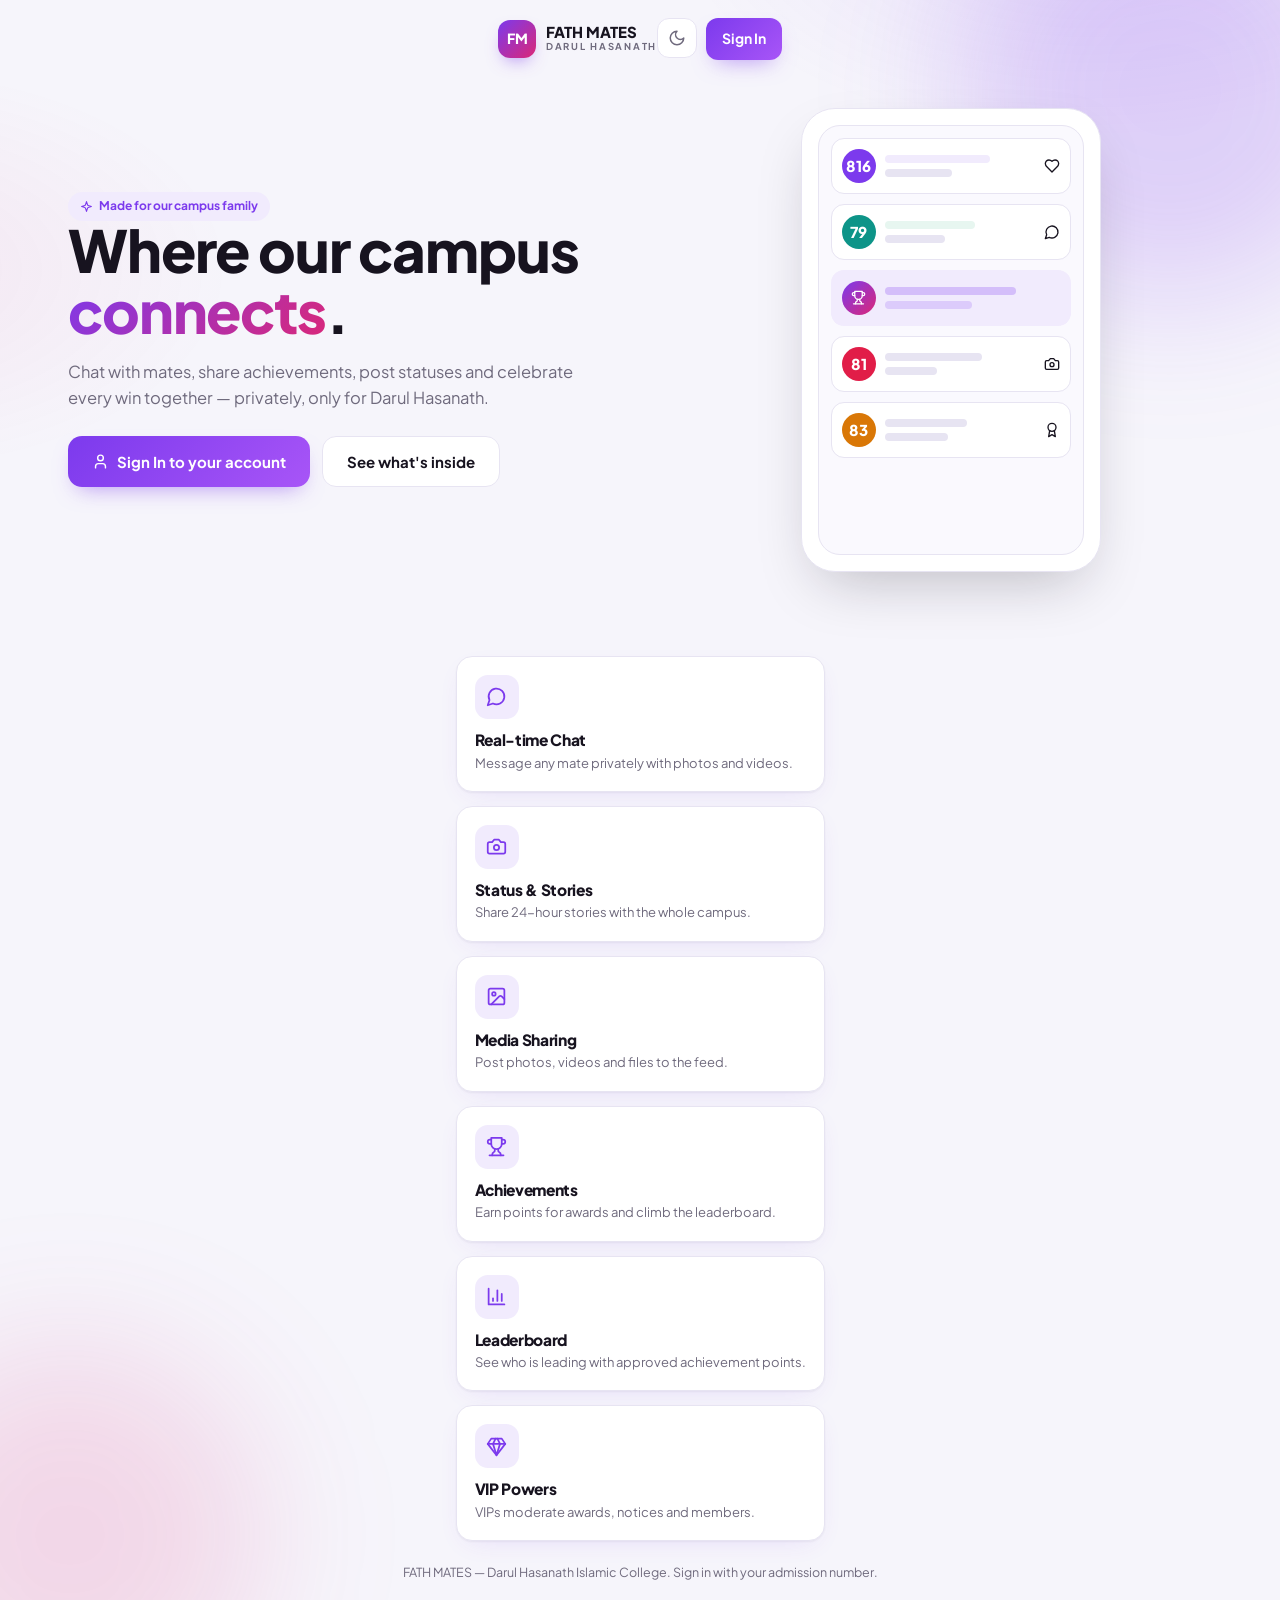
<file: index.html>
<!doctype html>
<html lang="en">
<head>
<meta charset="utf-8">
<meta name="viewport" content="width=device-width,initial-scale=1,viewport-fit=cover">
<title>FATH MATES — Darul Hasanath Islamic College</title>
<link rel="preconnect" href="https://fonts.googleapis.com">
<link href="https://fonts.googleapis.com/css2?family=Plus+Jakarta+Sans:wght@400;500;600;700;800&display=swap" rel="stylesheet">
<style>
/* ═══════════ Tokens ═══════════ */
:root{
  --bg:#f6f5fb; --card:#ffffff; --card2:#faf9fe; --text:#17131f; --muted:#6f6a7d;
  --border:#e7e4f2; --primary:#7c3aed; --primary-soft:#f1ebfd; --primary-2:#a855f7;
  --grad:linear-gradient(135deg,#7c3aed,#db2777); --grad2:linear-gradient(135deg,#7c3aed,#a855f7);
  --red:#e11d48; --red-soft:#fde8ee; --green:#059669; --green-soft:#e7f6f0;
  --amber:#d97706; --amber-soft:#fdf3e3; --sky:#0284c7; --sky-soft:#e6f4fb;
  --shadow:0 1px 2px rgba(23,19,31,.05),0 8px 28px -12px rgba(124,58,237,.16);
  --shadow-lg:0 24px 60px -20px rgba(23,19,31,.28);
  --r:16px; --r-sm:12px;
}
.dark{
  --bg:#0f0b1a; --card:#171226; --card2:#1d1730; --text:#f3f0fa; --muted:#a79fbf;
  --border:#2a2242; --primary:#a78bfa; --primary-soft:#251d40; --primary-2:#c084fc;
  --red:#fb7185; --red-soft:#3b1a26; --green:#34d399; --green-soft:#12301f;
  --amber:#fbbf24; --amber-soft:#33260f; --sky:#38bdf8; --sky-soft:#0c2735;
  --shadow:0 1px 2px rgba(0,0,0,.4),0 10px 30px -12px rgba(0,0,0,.55);
}
*{margin:0;padding:0;box-sizing:border-box}
html{-webkit-text-size-adjust:100%}
body{font-family:'Plus Jakarta Sans',ui-sans-serif,system-ui,-apple-system,'Segoe UI',Roboto,sans-serif;
  background:var(--bg);color:var(--text);font-size:15px;line-height:1.55;min-height:100vh}
body::before{content:"";position:fixed;inset:0;z-index:-1;pointer-events:none;
  background:radial-gradient(700px 380px at 85% -10%,rgba(124,58,237,.10),transparent 60%),
             radial-gradient(600px 340px at -10% 30%,rgba(219,39,119,.07),transparent 60%)}
.dark body::before{background:radial-gradient(700px 380px at 85% -10%,rgba(124,58,237,.16),transparent 60%),
  radial-gradient(600px 340px at -10% 30%,rgba(219,39,119,.10),transparent 60%)}
a{color:inherit;text-decoration:none}
button{font:inherit;color:inherit;background:none;border:0;cursor:pointer}
input,select,textarea{font:inherit;color:inherit}
img,video{max-width:100%;display:block}
.ic{flex:none;vertical-align:-2px}
::selection{background:rgba(124,58,237,.25)}
::-webkit-scrollbar{width:9px;height:9px}
::-webkit-scrollbar-thumb{background:rgba(124,58,237,.28);border-radius:99px}
::-webkit-scrollbar-track{background:transparent}
h1,h2,h3{font-weight:800;letter-spacing:-.02em;line-height:1.15}

/* ═══════════ Layout ═══════════ */
.wrap{max-width:1180px;margin:0 auto;padding:0 18px}
.main{padding:24px 0 96px}
@media(min-width:900px){.main{padding:28px 0 60px}}

/* ═══════════ Buttons / inputs / cards ═══════════ */
.btn{display:inline-flex;align-items:center;justify-content:center;gap:8px;font-weight:700;font-size:14px;
  padding:10px 16px;border-radius:var(--r-sm);border:1px solid var(--border);background:var(--card);
  transition:transform .18s cubic-bezier(.34,1.56,.64,1),box-shadow .18s,background .18s,opacity .18s;white-space:nowrap}
.btn:hover{transform:translateY(-1px);box-shadow:var(--shadow)}
.btn:active{transform:scale(.97)}
.btn-primary{background:var(--grad2);border:0;color:#fff;box-shadow:0 10px 22px -10px rgba(124,58,237,.55)}
.btn-danger{background:var(--red-soft);border-color:transparent;color:var(--red)}
.btn-ghost{background:transparent;border-color:transparent;color:var(--muted)}
.btn-ghost:hover{background:var(--card);color:var(--text)}
.btn-block{width:100%}
.btn[disabled]{opacity:.55;pointer-events:none}
.btn-icon{padding:9px;border-radius:12px}
.input,select.input,textarea.input{width:100%;background:var(--card);border:1.5px solid var(--border);
  border-radius:var(--r-sm);padding:11px 13px;font-size:14.5px;outline:none;transition:border .15s,box-shadow .15s}
.input:focus{border-color:var(--primary);box-shadow:0 0 0 4px rgba(124,58,237,.13)}
textarea.input{resize:vertical;min-height:80px}
label.lbl{display:block;font-size:12px;font-weight:700;color:var(--muted);text-transform:uppercase;
  letter-spacing:.06em;margin:0 0 6px 2px}
.card{background:var(--card);border:1px solid var(--border);border-radius:var(--r);box-shadow:var(--shadow)}
.pad{padding:18px}
.chip{display:inline-flex;align-items:center;gap:6px;padding:4px 11px;border-radius:99px;font-size:12px;
  font-weight:700;border:1px solid var(--border);background:var(--card2)}
.chip.on{background:var(--primary-soft);border-color:transparent;color:var(--primary)}
.badge{display:inline-flex;align-items:center;gap:5px;padding:3px 10px;border-radius:99px;font-size:11px;font-weight:800;letter-spacing:.02em}
.b-vip{background:linear-gradient(135deg,#f59e0b,#ef4444);color:#fff}
.b-admin{background:var(--grad2);color:#fff}
.b-pending{background:var(--amber-soft);color:var(--amber)}
.b-approved{background:var(--green-soft);color:var(--green)}
.b-rejected{background:var(--red-soft);color:var(--red)}
.b-off{background:var(--red-soft);color:var(--red)}
.b-muted{background:var(--card2);color:var(--muted);border:1px solid var(--border)}
.muted{color:var(--muted)}
.small{font-size:12.5px}
.mono{font-variant-numeric:tabular-nums}

/* ═══════════ Avatar ═══════════ */
.av{position:relative;display:inline-flex;align-items:center;justify-content:center;border-radius:50%;
  color:#fff;font-weight:800;overflow:hidden;flex:none;user-select:none}
.av img{width:100%;height:100%;object-fit:cover}
.av .dot{position:absolute;right:0;bottom:0;width:26%;height:26%;min-width:9px;min-height:9px;
  background:#10b981;border:2px solid var(--card);border-radius:50%}

/* ═══════════ Top navbar ═══════════ */
.top{position:sticky;top:0;z-index:60;background:color-mix(in srgb,var(--bg) 82%,transparent);
  backdrop-filter:blur(14px);border-bottom:1px solid var(--border)}
.top-in{display:flex;align-items:center;gap:14px;height:62px}
.brand{display:flex;align-items:center;gap:10px;font-weight:800;cursor:pointer}
.brand .fm{width:38px;height:38px;border-radius:12px;background:var(--grad);color:#fff;display:flex;
  align-items:center;justify-content:center;font-weight:800;font-size:14px;box-shadow:0 8px 18px -8px rgba(124,58,237,.7)}
.brand .t1{font-size:15px;line-height:1.05}
.brand .t2{font-size:9.5px;letter-spacing:.18em;color:var(--muted);font-weight:700;text-transform:uppercase}
.nav-links{display:none;gap:2px;margin-left:8px}
@media(min-width:900px){.nav-links{display:flex}}
.nav-links button{display:flex;align-items:center;gap:7px;padding:8px 12px;border-radius:11px;font-weight:600;
  font-size:13.5px;color:var(--muted);transition:background .15s,color .15s}
.nav-links button:hover{background:var(--card);color:var(--text)}
.nav-links button.on{background:var(--primary-soft);color:var(--primary)}
.top-right{margin-left:auto;display:flex;align-items:center;gap:8px}
.searchbox{position:relative;display:none}
@media(min-width:720px){.searchbox{display:block}}
.searchbox input{width:220px;padding:9px 12px 9px 36px;border-radius:12px;border:1.5px solid var(--border);
  background:var(--card);font-size:13.5px;outline:none}
.searchbox .ic{position:absolute;left:11px;top:50%;transform:translateY(-50%);color:var(--muted)}
.search-pop{position:absolute;top:46px;right:0;width:290px;max-height:340px;overflow:auto;z-index:80;
  background:var(--card);border:1px solid var(--border);border-radius:14px;box-shadow:var(--shadow-lg);padding:6px}
.search-pop button{display:flex;align-items:center;gap:10px;width:100%;padding:8px 10px;border-radius:10px;text-align:left;font-weight:600;font-size:13.5px}
.search-pop button:hover{background:var(--card2)}
.bell-wrap,.theme-wrap{position:relative}
.icon-btn{display:flex;align-items:center;justify-content:center;width:40px;height:40px;border-radius:12px;
  border:1px solid var(--border);background:var(--card);color:var(--muted);transition:all .18s}
.icon-btn:hover{color:var(--text);transform:translateY(-1px);box-shadow:var(--shadow)}
.bell-badge{position:absolute;top:-5px;right:-5px;min-width:18px;height:18px;padding:0 4px;border-radius:99px;
  background:var(--red);color:#fff;font-size:10.5px;font-weight:800;display:flex;align-items:center;justify-content:center;
  animation:pop .3s cubic-bezier(.34,1.56,.64,1)}
.me-chip{display:flex;align-items:center;gap:9px;padding:5px 12px 5px 6px;border-radius:99px;border:1px solid var(--border);
  background:var(--card);cursor:pointer;transition:box-shadow .18s,transform .18s}
.me-chip:hover{transform:translateY(-1px);box-shadow:var(--shadow)}
.me-chip .n{font-weight:800;font-size:13px;line-height:1.1;text-align:left}
.me-chip .r{font-size:10.5px;color:var(--muted);font-weight:700;text-transform:uppercase;letter-spacing:.05em}
.pop{position:absolute;right:0;top:48px;width:270px;z-index:90;background:var(--card);border:1px solid var(--border);
  border-radius:14px;box-shadow:var(--shadow-lg);padding:6px;animation:pop .22s cubic-bezier(.34,1.56,.64,1)}
.pop .ph{padding:9px 11px;font-size:12px;font-weight:800;text-transform:uppercase;letter-spacing:.07em;color:var(--muted)}
.pop button{display:flex;align-items:center;gap:10px;width:100%;padding:10px 11px;border-radius:10px;font-weight:600;font-size:13.5px;text-align:left}
.pop button:hover{background:var(--card2)}
.pop button.danger{color:var(--red)}

/* ═══════════ Bottom nav (mobile) ═══════════ */
.bottom-nav{position:fixed;left:0;right:0;bottom:0;z-index:70;display:flex;justify-content:space-around;
  background:color-mix(in srgb,var(--card) 92%,transparent);backdrop-filter:blur(14px);
  border-top:1px solid var(--border);padding:7px 4px calc(7px + env(safe-area-inset-bottom))}
@media(min-width:900px){.bottom-nav{display:none}}
.bottom-nav button{display:flex;flex-direction:column;align-items:center;gap:3px;font-size:10px;font-weight:700;
  color:var(--muted);padding:4px 10px;border-radius:12px;transition:color .15s,transform .15s}
.bottom-nav button:active{transform:scale(.92)}
.bottom-nav button.on{color:var(--primary)}
.bottom-nav button.on .ic{animation:pop .3s cubic-bezier(.34,1.56,.64,1)}
</style>
<style>
/* ═══════════ Landing ═══════════ */
.hero{min-height:100vh;display:flex;flex-direction:column;position:relative;overflow:hidden}
.blob{position:absolute;border-radius:50%;filter:blur(70px);pointer-events:none;animation:float 9s ease-in-out infinite}
.blob.b1{width:420px;height:420px;background:rgba(124,58,237,.20);top:-120px;right:-100px}
.blob.b2{width:380px;height:380px;background:rgba(219,39,119,.14);bottom:-120px;left:-120px;animation-delay:-3s}
.hero-top{display:flex;align-items:center;justify-content:space-between;padding:18px 0}
.hero-mid{flex:1;display:flex;align-items:center;padding:30px 0}
.hero-grid{display:grid;gap:44px;align-items:center;width:100%}
@media(min-width:900px){.hero-grid{grid-template-columns:1.05fr .95fr}}
.hero h1{font-size:clamp(34px,6vw,58px);line-height:1.04}
.hero h1 em{font-style:normal;background:var(--grad);-webkit-background-clip:text;background-clip:text;color:transparent}
.hero p.lead{margin-top:18px;font-size:16.5px;color:var(--muted);max-width:520px}
.hero-cta{display:flex;gap:12px;margin-top:26px;flex-wrap:wrap}
.hero-cta .btn{padding:13px 24px;font-size:15px;border-radius:14px}
.feats{display:grid;grid-template-columns:repeat(auto-fit,minmax(210px,1fr));gap:14px;margin-top:54px}
.feat{background:var(--card);border:1px solid var(--border);border-radius:var(--r);padding:18px;
  box-shadow:var(--shadow);transition:transform .25s cubic-bezier(.34,1.56,.64,1),box-shadow .25s}
.feat:hover{transform:translateY(-5px) rotate(-.4deg);box-shadow:var(--shadow-lg)}
.feat .fi{width:44px;height:44px;border-radius:13px;display:flex;align-items:center;justify-content:center;margin-bottom:12px}
.feat h3{font-size:15.5px}
.feat p{font-size:13px;color:var(--muted);margin-top:4px}
.phone-mock{position:relative;display:none}
@media(min-width:900px){.phone-mock{display:block}}
.phone{width:300px;margin:0 auto;border-radius:34px;border:1px solid var(--border);background:var(--card);
  box-shadow:var(--shadow-lg);padding:16px;animation:float 7s ease-in-out infinite}
.phone .pr{border-radius:22px;background:var(--card2);border:1px solid var(--border);padding:12px;display:flex;flex-direction:column;gap:10px;min-height:430px}
.mock-row{display:flex;align-items:center;gap:9px;background:var(--card);border:1px solid var(--border);border-radius:13px;padding:10px}
.mock-row .sk{height:8px;border-radius:99px;background:var(--border)}
.hero-foot{padding:22px 0;text-align:center;color:var(--muted);font-size:12.5px}

/* ═══════════ Auth ═══════════ */
.auth{display:grid;min-height:100vh}
@media(min-width:900px){.auth{grid-template-columns:1fr 1fr}}
.auth-side{position:relative;display:none;flex-direction:column;justify-content:space-between;overflow:hidden;
  background:linear-gradient(140deg,#6d28d9,#7c3aed 45%,#db2777);color:#fff;padding:44px}
@media(min-width:900px){.auth-side{display:flex}}
.auth-side .glow{position:absolute;border-radius:50%;filter:blur(60px)}
.auth-side h2{font-size:clamp(30px,3.4vw,46px);line-height:1.08}
.auth-side .stat-row{display:flex;gap:26px;flex-wrap:wrap}
.auth-side .stat-row b{font-size:26px;display:block}
.auth-side .stat-row span{font-size:12px;opacity:.85;font-weight:600;text-transform:uppercase;letter-spacing:.08em}
.auth-form{display:flex;flex-direction:column;justify-content:center;padding:26px;position:relative}
.auth-card{width:100%;max-width:420px;margin:0 auto;animation:fadeUp .5s cubic-bezier(.22,1,.36,1)}
.auth-tabs{display:flex;background:var(--card2);border:1px solid var(--border);border-radius:14px;padding:4px;margin:18px 0}
.auth-tabs button{flex:1;padding:10px;border-radius:11px;font-weight:700;font-size:13.5px;color:var(--muted);transition:all .2s}
.auth-tabs button.on{background:var(--card);color:var(--primary);box-shadow:var(--shadow)}
.err{display:flex;gap:9px;align-items:flex-start;background:var(--red-soft);color:var(--red);
  border-radius:12px;padding:11px 13px;font-size:13.5px;font-weight:600;margin-bottom:14px;animation:shake .4s}
.hint{display:flex;gap:8px;align-items:center;font-size:12.5px;color:var(--muted);background:var(--card2);
  border:1px dashed var(--border);border-radius:11px;padding:9px 12px;margin-top:14px}
.pass-wrap{position:relative}
.pass-wrap .pe{position:absolute;right:6px;top:50%;transform:translateY(-50%);padding:7px;color:var(--muted);border-radius:9px}
.pass-wrap .pe:hover{color:var(--text)}

/* ═══════════ Page head + sections ═══════════ */
.phead{margin-bottom:20px;animation:fadeUp .45s cubic-bezier(.22,1,.36,1)}
.phead .kick{font-size:11px;font-weight:800;letter-spacing:.16em;text-transform:uppercase;color:var(--primary);display:flex;align-items:center;gap:8px}
.phead .kick::before{content:"";width:22px;height:2.5px;border-radius:99px;background:var(--grad)}
.phead h1{font-size:clamp(26px,4vw,36px);margin-top:6px}
.phead p{color:var(--muted);margin-top:4px;font-size:14px}
.phead .row{display:flex;align-items:flex-end;justify-content:space-between;gap:14px;flex-wrap:wrap}
.grid2{display:grid;gap:16px}
@media(min-width:960px){.grid2{grid-template-columns:1.6fr 1fr}}
.tiles{display:grid;grid-template-columns:repeat(2,1fr);gap:12px}
@media(min-width:760px){.tiles{grid-template-columns:repeat(4,1fr)}}
.tile{background:var(--card);border:1px solid var(--border);border-radius:var(--r);padding:15px;box-shadow:var(--shadow);
  position:relative;overflow:hidden;transition:transform .22s cubic-bezier(.34,1.56,.64,1)}
.tile:hover{transform:translateY(-3px)}
.tile .ic-bg{position:absolute;right:-14px;bottom:-16px;opacity:.10;transform:rotate(-12deg)}
.tile .tv{font-size:11px;font-weight:800;letter-spacing:.09em;color:var(--muted);text-transform:uppercase}
.tile .tn{font-size:27px;font-weight:800;margin-top:5px;line-height:1}
.tile .ts{font-size:12px;color:var(--muted);margin-top:3px;font-weight:600}
.qgrid{display:grid;grid-template-columns:repeat(2,1fr);gap:12px}
@media(min-width:760px){.qgrid{grid-template-columns:repeat(3,1fr)}}
.qa{display:flex;flex-direction:column;gap:10px;align-items:flex-start;background:var(--card);border:1px solid var(--border);
  border-radius:var(--r);padding:16px;cursor:pointer;box-shadow:var(--shadow);text-align:left;width:100%;
  transition:transform .22s cubic-bezier(.34,1.56,.64,1),box-shadow .22s,border-color .22s}
.qa:hover{transform:translateY(-4px);box-shadow:var(--shadow-lg);border-color:rgba(124,58,237,.4)}
.qa .qi{width:46px;height:46px;border-radius:14px;display:flex;align-items:center;justify-content:center;color:#fff}
.qa b{font-size:14.5px}
.qa span{font-size:12px;color:var(--muted);font-weight:600}
.sect-h{display:flex;align-items:center;justify-content:space-between;margin:0 0 12px}
.sect-h h3{font-size:16px}
.sect-h .card-tag{font-size:12px;color:var(--muted);font-weight:700}
.link-btn{color:var(--primary);font-weight:700;font-size:12.5px;display:inline-flex;align-items:center;gap:4px}
.link-btn:hover{text-decoration:underline}
.rowline{display:flex;align-items:center;gap:11px;padding:10px 4px;border-bottom:1px solid var(--border)}
.rowline:last-child{border-bottom:0}
.rowline .n{font-weight:700;font-size:13.5px;line-height:1.2}
.rowline .s{font-size:12px;color:var(--muted)}

/* ═══════════ Feed ═══════════ */
.composer .top-row{display:flex;gap:11px}
.composer textarea{border:0;background:transparent;outline:none;width:100%;font-size:14.5px;min-height:64px;resize:vertical}
.composer .foot{display:flex;align-items:center;gap:6px;border-top:1px solid var(--border);padding-top:11px;margin-top:10px}
.post{animation:fadeUp .4s cubic-bezier(.22,1,.36,1)}
.post .head{display:flex;align-items:center;gap:11px}
.post .body{padding:2px 0 8px;white-space:pre-wrap;word-break:break-word}
.post .media{border-radius:14px;overflow:hidden;border:1px solid var(--border);margin-bottom:10px;position:relative;background:#000}
.post .media img{width:100%;max-height:480px;object-fit:cover}
.post .media video{width:100%;max-height:480px}
.post .acts{display:flex;gap:4px;border-top:1px solid var(--border);padding-top:8px}
.pact{display:inline-flex;align-items:center;gap:7px;padding:8px 13px;border-radius:11px;font-weight:700;font-size:13px;color:var(--muted);transition:all .18s}
.pact:hover{background:var(--card2);color:var(--text)}
.pact.on{color:var(--red)}
.pact.on .ic{fill:currentColor;animation:heartbeat .45s}
.pact.onl{color:var(--sky)}
.comments{margin-top:10px;border-top:1px solid var(--border);padding-top:10px;display:flex;flex-direction:column;gap:9px}
.crow{display:flex;gap:9px;align-items:flex-start}
.crow .bub{background:var(--card2);border:1px solid var(--border);border-radius:4px 14px 14px 14px;padding:8px 12px;font-size:13.5px;max-width:85%}
.crow .bub b{font-size:12.5px}
.cform{display:flex;gap:8px;margin-top:4px}
.cform input{flex:1}

/* ═══════════ Stories ═══════════ */
.stories{display:flex;gap:12px;overflow-x:auto;padding:4px 2px 10px;scrollbar-width:none}
.stories::-webkit-scrollbar{display:none}
.stcard{flex:none;width:120px;height:190px;border-radius:18px;overflow:hidden;position:relative;cursor:pointer;
  border:1px solid var(--border);transition:transform .22s cubic-bezier(.34,1.56,.64,1);box-shadow:var(--shadow)}
.stcard:hover{transform:translateY(-5px) scale(1.02)}
.stcard .bg{position:absolute;inset:0;display:flex;align-items:center;justify-content:center;padding:14px;color:#fff;
  font-weight:700;font-size:13px;text-align:center;line-height:1.35}
.stcard img{position:absolute;inset:0;width:100%;height:100%;object-fit:cover}
.stcard video{position:absolute;inset:0;width:100%;height:100%;object-fit:cover}
.stcard .who{position:absolute;left:0;right:0;bottom:0;padding:22px 10px 10px;color:#fff;font-size:11.5px;font-weight:800;
  background:linear-gradient(transparent,rgba(0,0,0,.72));display:flex;align-items:center;gap:6px}
.stcard.add{display:flex;flex-direction:column;align-items:center;justify-content:center;gap:9px;background:var(--card);color:var(--muted);font-weight:700;font-size:12.5px}
.stcard.add .plus{width:44px;height:44px;border-radius:50%;border:2px dashed var(--primary);color:var(--primary);display:flex;align-items:center;justify-content:center}
.ring{position:relative;border-radius:18px;padding:2.5px;background:conic-gradient(#7c3aed,#db2777,#f59e0b,#7c3aed);animation:spinRing 4s linear infinite}
.ring .inner{border-radius:16px;overflow:hidden;position:relative;width:100%;height:100%}
.viewer{position:fixed;inset:0;z-index:200;background:rgba(8,5,16,.94);display:flex;align-items:center;justify-content:center;animation:fadeIn .25s}
.viewer .stage{position:relative;width:min(94vw,480px);height:min(86vh,760px);border-radius:22px;overflow:hidden;
  display:flex;flex-direction:column;justify-content:space-between;color:#fff;box-shadow:var(--shadow-lg);animation:scaleIn .3s cubic-bezier(.34,1.56,.64,1)}
.viewer .stage .vbody{flex:1;display:flex;align-items:center;justify-content:center;padding:30px;text-align:center;font-size:19px;font-weight:700;line-height:1.4}
.viewer .stage img,.viewer .stage video{position:absolute;inset:0;width:100%;height:100%;object-fit:contain;background:#000}
.viewer .vtop{position:relative;display:flex;align-items:center;gap:10px;padding:14px;background:linear-gradient(rgba(0,0,0,.55),transparent)}
.viewer .vfoot{position:relative;display:flex;gap:8px;padding:14px;background:linear-gradient(transparent,rgba(0,0,0,.65))}
.viewer .vfoot input{flex:1;background:rgba(255,255,255,.14);border:1px solid rgba(255,255,255,.3);color:#fff;border-radius:99px;padding:11px 16px;outline:none}
.viewer .vfoot input::placeholder{color:rgba(255,255,255,.65)}
.vnav{position:absolute;top:50%;transform:translateY(-50%);width:42px;height:42px;border-radius:50%;
  background:rgba(255,255,255,.14);color:#fff;display:flex;align-items:center;justify-content:center;backdrop-filter:blur(6px)}
.vnav.prev{left:10px}.vnav.next{right:10px}

/* ═══════════ Chat ═══════════ */
.chat-wrap{display:grid;min-height:66vh;border:1px solid var(--border);border-radius:var(--r);overflow:hidden;background:var(--card);box-shadow:var(--shadow)}
.chat-list{border-right:1px solid var(--border);display:flex;flex-direction:column}
.chat-list .cl-head{padding:14px 16px;border-bottom:1px solid var(--border);font-weight:800}
.chat-list .rows{overflow:auto;flex:1;max-height:70vh}
.citem{display:flex;gap:11px;align-items:center;width:100%;padding:11px 14px;text-align:left;border-bottom:1px solid var(--border);transition:background .15s}
.citem:hover,.citem.on{background:var(--card2)}
.citem .n{font-weight:700;font-size:13.5px}
.citem .p{font-size:12px;color:var(--muted);white-space:nowrap;overflow:hidden;text-overflow:ellipsis;max-width:150px}
.citem .un{min-width:18px;height:18px;border-radius:99px;background:var(--red);color:#fff;font-size:10.5px;font-weight:800;display:flex;align-items:center;justify-content:center;padding:0 5px}
.chat-pane{display:flex;flex-direction:column;min-width:0}
.chat-pane .cp-head{display:flex;align-items:center;gap:11px;padding:11px 14px;border-bottom:1px solid var(--border)}
.chat-pane .msgs{flex:1;overflow:auto;padding:16px;display:flex;flex-direction:column;gap:9px;background:var(--card2);max-height:56vh;min-height:300px}
.msg{max-width:78%;display:flex;flex-direction:column;animation:fadeUp .3s}
.msg .bub{padding:9px 13px;border-radius:15px;font-size:14px;word-break:break-word;white-space:pre-wrap;box-shadow:var(--shadow)}
.msg .meta{font-size:10.5px;color:var(--muted);margin-top:4px;font-weight:600}
.msg.me{align-self:flex-end;align-items:flex-end}
.msg.me .bub{background:var(--grad2);color:#fff;border-bottom-right-radius:5px}
.msg.them .bub{background:var(--card);border:1px solid var(--border);border-bottom-left-radius:5px}
.msg .bub img{border-radius:10px;max-height:260px}
.msg .bub video{border-radius:10px;max-height:260px}
.msg .bub.deleted{font-style:italic;color:var(--muted);background:var(--card2);border:1px dashed var(--border)}
.chat-input{display:flex;gap:8px;padding:11px;border-top:1px solid var(--border);background:var(--card)}
.chat-input input{flex:1}
@media(max-width:899px){
  .chat-pane.hide-m{display:none}
  .chat-list.hide-m{display:none}
  .chat-wrap{min-height:74vh}
}

/* ═══════════ Awards / Board / Notices ═══════════ */
.filters{display:flex;gap:8px;margin-bottom:16px;flex-wrap:wrap}
.award{display:flex;gap:13px;align-items:flex-start;padding:14px;animation:fadeUp .38s cubic-bezier(.22,1,.36,1)}
.award .ai{width:46px;height:46px;border-radius:14px;display:flex;align-items:center;justify-content:center;color:#fff;flex:none}
.award .t{font-weight:800;font-size:14.5px;display:flex;align-items:center;gap:8px;flex-wrap:wrap}
.award .pts{font-size:11px;font-weight:800;color:var(--primary);background:var(--primary-soft);padding:2px 8px;border-radius:99px}
.award .desc{font-size:13px;color:var(--muted);margin-top:3px}
.award .proof{margin-top:8px;max-width:220px;border-radius:11px;border:1px solid var(--border)}
.award .anote{margin-top:7px;font-size:12.5px;color:var(--red);background:var(--red-soft);border-radius:9px;padding:6px 10px;display:inline-block}
.podium{display:flex;align-items:flex-end;justify-content:center;gap:12px;padding:16px 0 6px}
.pod{text-align:center;width:32%;max-width:150px;animation:fadeUp .5s cubic-bezier(.22,1,.36,1)}
.pod .av{margin:0 auto 8px;position:relative}
.pod .crown{position:absolute;top:-26px;left:50%;transform:translateX(-50%);color:#f59e0b;animation:crownBounce 2.4s ease-in-out infinite}
.pod .bar{border-radius:14px 14px 0 0;background:var(--grad2);display:flex;align-items:flex-start;justify-content:center;color:#fff;font-weight:800;padding-top:8px;box-shadow:0 -6px 22px -8px rgba(124,58,237,.55)}
.pod.p1 .bar{height:92px;background:linear-gradient(135deg,#f59e0b,#ef4444)}
.pod.p2 .bar{height:64px;opacity:.85}
.pod.p3 .bar{height:46px;opacity:.7}
.lbrow{display:flex;align-items:center;gap:12px;padding:10px 4px;border-bottom:1px solid var(--border)}
.lbrow:last-child{border-bottom:0}
.lbrow .rank{width:30px;height:30px;border-radius:10px;background:var(--card2);border:1px solid var(--border);display:flex;align-items:center;justify-content:center;font-weight:800;font-size:12.5px;flex:none}
.lbrow.me{background:var(--primary-soft);border-radius:12px;margin:0 -8px;padding:10px 12px}
.notice{border-left:4px solid var(--primary);animation:fadeUp .4s}
.notice.imp{border-left-color:var(--red)}

/* ═══════════ Admin ═══════════ */
.mrow{display:flex;align-items:center;gap:12px;padding:11px 4px;border-bottom:1px solid var(--border);animation:fadeUp .3s both}
.mrow:last-child{border-bottom:0}
.mrow .info{flex:1;min-width:0}
.mrow .info .n{font-weight:700;font-size:14px;display:flex;align-items:center;gap:7px;flex-wrap:wrap}
.mrow .info .s{font-size:12px;color:var(--muted)}
.mactions{display:flex;gap:6px;flex-wrap:wrap;justify-content:flex-end}
.mactions .btn{padding:7px 11px;font-size:12px}
.mgrid{display:grid;grid-template-columns:repeat(auto-fill,minmax(200px,1fr));gap:13px}
.mcard{overflow:hidden;animation:fadeUp .4s both}
.mcard .prev{height:130px;background:var(--card2);display:flex;align-items:center;justify-content:center;color:var(--muted);position:relative}
.mcard .prev img,.mcard .prev video{width:100%;height:100%;object-fit:cover}
.mcard .meta{padding:11px 13px}
.mcard .meta b{font-size:13px;display:block;white-space:nowrap;overflow:hidden;text-overflow:ellipsis}
table.tbl{width:100%;border-collapse:collapse;font-size:13.5px}
.tbl th{text-align:left;font-size:11px;text-transform:uppercase;letter-spacing:.07em;color:var(--muted);padding:9px 10px;border-bottom:1.5px solid var(--border)}
.tbl td{padding:9px 10px;border-bottom:1px solid var(--border)}
.tbl input{width:74px;padding:7px 9px;border-radius:9px;border:1.5px solid var(--border);background:var(--card);outline:none;text-align:center}
.tbl input:focus{border-color:var(--primary)}
.gA,.gB{color:var(--green);font-weight:800}.gB{color:var(--primary)}.gC{color:var(--amber);font-weight:700}.gD{color:#ea580c;font-weight:700}.gE{color:var(--red);font-weight:800}

/* ═══════════ Profile ═══════════ */
.pf-head{display:flex;gap:18px;align-items:center;flex-wrap:wrap}
.pf-head .nm{font-size:23px;font-weight:800;display:flex;align-items:center;gap:9px;flex-wrap:wrap}
.pf-head .sub{color:var(--muted);font-size:13px;font-weight:600}
.pf-meta{display:flex;gap:8px;flex-wrap:wrap;margin-top:10px}
.skillrow{display:flex;align-items:center;gap:11px;padding:10px 4px;border-bottom:1px solid var(--border)}
.skillrow:last-child{border-bottom:0}
.bars{display:flex;gap:3px}
.bars i{width:16px;height:7px;border-radius:99px;background:var(--border)}
.bars i.on{background:var(--grad2);animation:pop .35s cubic-bezier(.34,1.56,.64,1) both}
.kv{display:flex;flex-direction:column;gap:3px;background:var(--card2);border:1px solid var(--border);border-radius:12px;padding:10px 13px}
.kv b{font-size:13.5px}
.kv span{font-size:11px;color:var(--muted);font-weight:700;text-transform:uppercase;letter-spacing:.06em}

/* ═══════════ Modal / toast / misc ═══════════ */
.overlay{position:fixed;inset:0;z-index:150;background:rgba(10,6,20,.55);backdrop-filter:blur(5px);
  display:flex;align-items:flex-end;justify-content:center;animation:fadeIn .2s;padding:0}
@media(min-width:640px){.overlay{align-items:center;padding:22px}}
.sheet{width:100%;max-width:520px;max-height:88vh;overflow:auto;background:var(--card);border:1px solid var(--border);
  border-radius:22px 22px 0 0;padding:22px;animation:sheetUp .32s cubic-bezier(.22,1,.36,1)}
@media(min-width:640px){.sheet{border-radius:22px;animation:scaleIn .28s cubic-bezier(.34,1.56,.64,1)}}
.sheet .sh{display:flex;align-items:center;justify-content:space-between;margin-bottom:16px}
.sheet .sh h3{font-size:18px}
.catgrid{display:grid;grid-template-columns:repeat(2,1fr);gap:9px}
.cato{display:flex;align-items:center;gap:10px;border:1.5px solid var(--border);border-radius:13px;padding:11px 12px;
  cursor:pointer;font-weight:700;font-size:13.5px;transition:all .18s;background:var(--card)}
.cato:hover{border-color:var(--primary)}
.cato.on{border-color:var(--primary);background:var(--primary-soft);box-shadow:0 0 0 3px rgba(124,58,237,.12)}
.cato .ci{width:34px;height:34px;border-radius:10px;display:flex;align-items:center;justify-content:center;color:#fff;flex:none}
.cato small{display:block;font-size:11px;color:var(--muted);font-weight:600}
.bgpick{display:flex;gap:9px;flex-wrap:wrap}
.bgpick button{width:52px;height:52px;border-radius:14px;border:2.5px solid transparent;transition:transform .18s}
.bgpick button:hover{transform:scale(1.08)}
.bgpick button.on{border-color:var(--text);transform:scale(1.1)}
#toasts{position:fixed;top:14px;right:14px;z-index:300;display:flex;flex-direction:column;gap:9px;pointer-events:none;max-width:min(92vw,380px)}
.toast{display:flex;align-items:center;gap:11px;background:var(--card);border:1px solid var(--border);
  border-radius:14px;padding:12px 15px;font-size:13.5px;font-weight:600;box-shadow:var(--shadow-lg);pointer-events:auto;animation:toastIn .35s cubic-bezier(.34,1.56,.64,1)}
.toast .ti{width:28px;height:28px;border-radius:50%;display:flex;align-items:center;justify-content:center;flex:none}
.toast.success .ti{background:var(--green-soft);color:var(--green)}
.toast.error .ti{background:var(--red-soft);color:var(--red)}
.toast.warning .ti{background:var(--amber-soft);color:var(--amber)}
.toast.info .ti{background:var(--sky-soft);color:var(--sky)}
.splash{position:fixed;inset:0;z-index:400;background:var(--bg);display:flex;flex-direction:column;align-items:center;justify-content:center;gap:14px}
.splash .fm{width:64px;height:64px;border-radius:20px;background:var(--grad);color:#fff;display:flex;align-items:center;justify-content:center;font-weight:800;font-size:24px;animation:heartbeat 1.2s infinite;box-shadow:0 18px 44px -12px rgba(124,58,237,.65)}
.splash p{font-weight:800;letter-spacing:.2em;font-size:12px;color:var(--muted)}
/* no-JS fallback: pure CSS swap after 6s — visible only when scripts never ran */
.splash .boot-main{display:flex;flex-direction:column;align-items:center;gap:14px;animation:bootSwapOut .5s 6s forwards}
.splash .boot-hint{position:absolute;inset:0;display:flex;flex-direction:column;align-items:center;justify-content:center;gap:14px;padding:24px;opacity:0;pointer-events:none;animation:bootHintIn .5s 6s forwards}
@keyframes bootSwapOut{to{opacity:0;visibility:hidden}}
@keyframes bootHintIn{to{opacity:1;pointer-events:auto}}
.hint-card{max-width:370px;background:var(--card);border:1px solid var(--border);border-radius:16px;box-shadow:var(--shadow-lg);padding:20px;text-align:center;display:flex;flex-direction:column;gap:9px}
.hint-card b{font-size:15px}
.hint-card .hc-t{font-size:13px;color:var(--muted);line-height:1.55}
.hint-card .hc-s{display:flex;align-items:center;justify-content:center;gap:6px;flex-wrap:wrap;font-size:12.5px;font-weight:700;color:var(--primary)}
.spin{animation:spin 1s linear infinite}
.empty{text-align:center;padding:44px 16px;color:var(--muted)}
.empty .ei{width:64px;height:64px;border-radius:20px;background:var(--card2);border:1px solid var(--border);display:flex;align-items:center;justify-content:center;margin:0 auto 13px;color:var(--muted)}
.empty b{display:block;font-size:15px;color:var(--text)}
.empty p{font-size:13px;margin-top:3px}

/* ═══════════ Keyframes ═══════════ */
@keyframes fadeIn{from{opacity:0}to{opacity:1}}
@keyframes fadeUp{from{opacity:0;transform:translateY(16px)}to{opacity:1;transform:none}}
@keyframes scaleIn{from{opacity:0;transform:scale(.86)}to{opacity:1;transform:scale(1)}}
@keyframes pop{0%{transform:scale(.4);opacity:0}70%{transform:scale(1.12)}100%{transform:scale(1);opacity:1}}
@keyframes sheetUp{from{transform:translateY(60px);opacity:0}to{transform:none;opacity:1}}
@keyframes toastIn{from{transform:translateX(40px) scale(.92);opacity:0}to{transform:none;opacity:1}}
@keyframes float{0%,100%{transform:translateY(0)}50%{transform:translateY(-14px)}}
@keyframes heartbeat{0%,40%,80%,100%{transform:scale(1)}20%,60%{transform:scale(1.12)}}
@keyframes shake{0%,100%{transform:translateX(0)}20%,60%{transform:translateX(-6px)}40%,80%{transform:translateX(6px)}}
@keyframes spin{to{transform:rotate(360deg)}}
@keyframes spinRing{to{transform:rotate(360deg)}}
@keyframes crownBounce{0%,100%{transform:translateX(-50%) translateY(0)}50%{transform:translateX(-50%) translateY(-7px)}}
@keyframes glowPulse{0%,100%{box-shadow:0 0 0 0 rgba(124,58,237,.4)}50%{box-shadow:0 0 0 12px rgba(124,58,237,0)}}
@keyframes shine{from{background-position:-200% 0}to{background-position:200% 0}}
@keyframes wiggle{0%,100%{transform:rotate(0)}25%{transform:rotate(-4deg)}75%{transform:rotate(4deg)}}
.a-pop{animation:pop .4s cubic-bezier(.34,1.56,.64,1) both}
.a-fadeup{animation:fadeUp .45s cubic-bezier(.22,1,.36,1) both}
@media(prefers-reduced-motion:reduce){*{animation-duration:.001s!important;transition-duration:.001s!important}}
</style>
</head>
<body>
<div id="app"></div>
<div id="toasts"></div>
<div id="modal-root"></div>
<div id="viewer-root"></div>
<div class="splash" id="splash">
  <div class="boot-main"><div class="fm">FM</div><p>FATH MATES</p></div>
  <div class="boot-hint">
    <div class="fm" style="animation:none;opacity:.9">FM</div>
    <p>FATH MATES</p>
    <div class="hint-card">
      <b>This preview can't run the app</b>
      <div class="hc-t">The chat preview blocks JavaScript, so the site cannot start here. Everything is inside this one file — download it once and open it in your browser.</div>
      <div class="hc-s">1. Tap Download &nbsp;•&nbsp; 2. Open the file in Chrome &nbsp;•&nbsp; 3. Sign in</div>
    </div>
  </div>
</div>
<noscript><div style="position:fixed;left:0;right:0;bottom:0;z-index:500;background:#e11d48;color:#fff;padding:11px 16px;font:700 13px/1.4 sans-serif;text-align:center">JavaScript is blocked in this preview — download the file and open it in your browser (Chrome / Edge / Safari) to use FATH MATES.</div></noscript>
<script>
/* ═════════════════════ FATH MATES — single-file edition ═════════════════════
   Everything (data + media) is stored in YOUR browser: localStorage + IndexedDB.
   No server, no internet needed. Data stays on this device. */

/* ─────────── utils ─────────── */
const $=(s,r=document)=>r.querySelector(s), $$=(s,r=document)=>[...r.querySelectorAll(s)];
const esc=s=>String(s??'').replace(/[&<>"']/g,c=>({'&':'&amp;','<':'&lt;','>':'&gt;','"':'&quot;',"'":'&#39;'}[c]));
const uid=()=>Date.now().toString(36)+Math.random().toString(36).slice(2,9);
const nowISO=()=>new Date().toISOString();
function fmtAgo(ts){const s=Math.floor((Date.now()-new Date(ts).getTime())/1e3);if(s<60)return'just now';if(s<3600)return`${Math.floor(s/60)}m ago`;if(s<86400)return`${Math.floor(s/3600)}h ago`;return`${Math.floor(s/86400)}d ago`}
function fmtTime(ts){let h=new Date(ts).getHours(),m=new Date(ts).getMinutes();const ap=h>=12?'PM':'AM';h=h%12||12;return`${h}:${String(m).padStart(2,'0')} ${ap}`}
function fmtDate(ts){return new Date(ts).toLocaleDateString('en-GB',{day:'2-digit',month:'short',year:'numeric'})}
function fmtSize(b){if(b<1024)return b+' B';if(b<1048576)return(b/1024).toFixed(1)+' KB';return(b/1048576).toFixed(1)+' MB'}
const avatarColorFor=id=>{const c=['#7c3aed','#0d9488','#c026d3','#e11d48','#059669','#d97706','#dc2626','#0891b2','#9333ea','#4d7c0f'];let h=0;for(let i=0;i<id.length;i++)h=id.charCodeAt(i)+((h<<5)-h);return c[Math.abs(h)%c.length]};
const initialsOf=u=>{if(u.fullName&&u.fullName.trim()){const p=u.fullName.trim().split(/\s+/);return(p.length>1?p[0][0]+p[p.length-1][0]:p[0][0]).toUpperCase()}return u.role==='admin'?'AD':u.username.slice(0,2).toUpperCase()};
const displayName=u=>(u.fullName&&u.fullName.trim())||u.username;
const isOnline=u=>!!u.onlineAt&&Date.now()-new Date(u.onlineAt).getTime()<70000;
const gradeOf=p=>p>=90?['A+','gA']:p>=80?['A','gA']:p>=70?['B+','gB']:p>=60?['B','gB']:p>=50?['C+','gC']:p>=40?['C','gC']:p>=30?['D','gD']:['E','gE'];

/* ─────────── safe storage (never throws — memory fallback) ───────────
   Some browsers / preview panes block localStorage entirely (SecurityError).
   Accessing it at top-level used to kill the whole app (blinking splash). */
const LS=(()=>{
  const mem={};let ok=false;
  try{if(typeof localStorage!=='undefined'){const k='__fm_probe';localStorage.setItem(k,'1');localStorage.removeItem(k);ok=true}}catch(e){ok=false}
  return{
    get(k){try{if(ok)return localStorage.getItem(k)}catch(e){}return(k in mem)?mem[k]:null},
    set(k,v){try{if(ok){localStorage.setItem(k,v);return}}catch(e){}mem[k]=String(v)},
    del(k){try{if(ok)localStorage.removeItem(k)}catch(e){}delete mem[k]}
  };
})();

/* ─────────── icons (Lucide-style inline SVG) ─────────── */
const P={
home:'<path d="m3 9 9-7 9 7v11a2 2 0 0 1-2 2H5a2 2 0 0 1-2-2z"/><polyline points="9 22 9 12 15 12 15 22"/>',
news:'<path d="M4 22h16a2 2 0 0 0 2-2V4a2 2 0 0 0-2-2H8a2 2 0 0 0-2 2v16a2 2 0 0 1-2 2Zm0 0a2 2 0 0 1-2-2v-9c0-1.1.9-2 2-2h2"/><path d="M18 14h-8"/><path d="M15 18h-5"/><path d="M10 6h8v4h-8V6Z"/>',
camera:'<path d="M14.5 4h-5L7 7H4a2 2 0 0 0-2 2v9a2 2 0 0 0 2 2h16a2 2 0 0 0 2-2V9a2 2 0 0 0-2-2h-3l-2.5-3z"/><circle cx="12" cy="13" r="3"/>',
chat:'<path d="M7.9 20A9 9 0 1 0 4 16.1L2 22Z"/>',
trophy:'<path d="M6 9H4.5a2.5 2.5 0 0 1 0-5H6"/><path d="M18 9h1.5a2.5 2.5 0 0 0 0-5H18"/><path d="M4 22h16"/><path d="M10 14.66V17c0 .55-.47.98-.97 1.21C7.85 18.75 7 20.24 7 22"/><path d="M14 14.66V17c0 .55.47.98.97 1.21C16.15 18.75 17 20.24 17 22"/><path d="M18 2H6v7a6 6 0 0 0 12 0V2Z"/>',
chart:'<path d="M3 3v18h18"/><path d="M18 17V9"/><path d="M13 17V5"/><path d="M8 17v-3"/>',
user:'<path d="M19 21v-2a4 4 0 0 0-4-4H9a4 4 0 0 0-4 4v2"/><circle cx="12" cy="7" r="4"/>',
users:'<path d="M16 21v-2a4 4 0 0 0-4-4H6a4 4 0 0 0-4 4v2"/><circle cx="9" cy="7" r="4"/><path d="M22 21v-2a4 4 0 0 0-3-3.87"/><path d="M16 3.13a4 4 0 0 1 0 7.75"/>',
gear:'<path d="M12.22 2h-.44a2 2 0 0 0-2 2v.18a2 2 0 0 1-1 1.73l-.43.25a2 2 0 0 1-2 0l-.15-.08a2 2 0 0 0-2.73.73l-.22.38a2 2 0 0 0 .73 2.73l.15.1a2 2 0 0 1 1 1.72v.51a2 2 0 0 1-1 1.74l-.15.09a2 2 0 0 0-.73 2.73l.22.38a2 2 0 0 0 2.73.73l.15-.08a2 2 0 0 1 2 0l.43.25a2 2 0 0 1 1 1.73V20a2 2 0 0 0 2 2h.44a2 2 0 0 0 2-2v-.18a2 2 0 0 1 1-1.73l.43-.25a2 2 0 0 1 2 0l.15.08a2 2 0 0 0 2.73-.73l.22-.39a2 2 0 0 0-.73-2.73l-.15-.08a2 2 0 0 1-1-1.74v-.5a2 2 0 0 1 1-1.74l.15-.09a2 2 0 0 0 .73-2.73l-.22-.38a2 2 0 0 0-2.73-.73l-.15.08a2 2 0 0 1-2 0l-.43-.25a2 2 0 0 1-1-1.73V4a2 2 0 0 0-2-2z"/><circle cx="12" cy="12" r="3"/>',
bell:'<path d="M6 8a6 6 0 0 1 12 0c0 7 3 9 3 9H3s3-2 3-9"/><path d="M10.3 21a1.94 1.94 0 0 0 3.4 0"/>',
moon:'<path d="M12 3a6 6 0 0 0 9 9 9 9 0 1 1-9-9Z"/>',
sun:'<circle cx="12" cy="12" r="4"/><path d="M12 2v2"/><path d="M12 20v2"/><path d="m4.93 4.93 1.41 1.41"/><path d="m17.66 17.66 1.41 1.41"/><path d="M2 12h2"/><path d="M20 12h2"/><path d="m6.34 17.66-1.41 1.41"/><path d="m19.07 4.93-1.41 1.41"/>',
search:'<circle cx="11" cy="11" r="8"/><path d="m21 21-4.3-4.3"/>',
out:'<path d="M9 21H5a2 2 0 0 1-2-2V5a2 2 0 0 1 2-2h4"/><polyline points="16 17 21 12 16 7"/><line x1="21" x2="9" y1="12" y2="12"/>',
shield:'<path d="M20 13c0 5-3.5 7.5-7.66 8.95a1 1 0 0 1-.67-.01C7.5 20.5 4 18 4 13V6a1 1 0 0 1 1-1c2 0 4.5-1.2 6.24-2.72a1.17 1.17 0 0 1 1.52 0C14.51 3.81 17 5 19 5a1 1 0 0 1 1 1z"/>',
film:'<rect width="18" height="18" x="3" y="3" rx="2"/><path d="M7 3v18"/><path d="M3 7.5h4"/><path d="M3 12h18"/><path d="M3 16.5h4"/><path d="M17 3v18"/><path d="M17 7.5h4"/><path d="M17 16.5h4"/>',
book:'<path d="M2 3h6a4 4 0 0 1 4 4v14a3 3 0 0 0-3-3H2z"/><path d="M22 3h-6a4 4 0 0 0-4 4v14a3 3 0 0 1 3-3h7z"/>',
plus:'<path d="M5 12h14"/><path d="M12 5v14"/>',
x:'<path d="M18 6 6 18"/><path d="m6 6 12 12"/>',
check:'<path d="M20 6 9 17l-5-5"/>',
trash:'<path d="M3 6h18"/><path d="M19 6v14c0 1-1 2-2 2H7c-1 0-2-1-2-2V6"/><path d="M8 6V4c0-1 1-2 2-2h4c1 0 2 1 2 2v2"/><line x1="10" x2="10" y1="11" y2="17"/><line x1="14" x2="14" y1="11" y2="17"/>',
heart:'<path d="M19 14c1.49-1.46 3-3.21 3-5.5A5.5 5.5 0 0 0 16.5 3c-1.76 0-3 .5-4.5 2-1.5-1.5-2.74-2-4.5-2A5.5 5.5 0 0 0 2 8.5c0 2.3 1.5 4.05 3 5.5l7 7Z"/>',
send:'<path d="m22 2-7 20-4-9-9-4Z"/><path d="M22 2 11 13"/>',
clip:'<path d="m21.44 11.05-9.19 9.19a6 6 0 0 1-8.49-8.49l8.57-8.57A4 4 0 1 1 18 8.84l-8.59 8.57a2 2 0 0 1-2.83-2.83l8.49-8.48"/>',
eye:'<path d="M2 12s3-7 10-7 10 7 10 7-3 7-10 7-10-7-10-7Z"/><circle cx="12" cy="12" r="3"/>',
eyeoff:'<path d="M9.88 9.88a3 3 0 1 0 4.24 4.24"/><path d="M10.73 5.08A10.43 10.43 0 0 1 12 5c7 0 10 7 10 7a13.16 13.16 0 0 1-1.67 2.68"/><path d="M6.61 6.61A13.526 13.526 0 0 0 2 12s3 7 10 7a9.74 9.74 0 0 0 5.39-1.61"/><line x1="2" x2="22" y1="2" y2="22"/>',
play:'<polygon points="6 3 20 12 6 21 6 3"/>',
image:'<rect width="18" height="18" x="3" y="3" rx="2" ry="2"/><circle cx="9" cy="9" r="2"/><path d="m21 15-3.086-3.086a2 2 0 0 0-2.828 0L6 21"/>',
target:'<circle cx="12" cy="12" r="10"/><circle cx="12" cy="12" r="6"/><circle cx="12" cy="12" r="2"/>',
sparkles:'<path d="m12 3-1.9 5.8a2 2 0 0 1-1.3 1.3L3 12l5.8 1.9a2 2 0 0 1 1.3 1.3L12 21l1.9-5.8a2 2 0 0 1 1.3-1.3L21 12l-5.8-1.9a2 2 0 0 1-1.3-1.3L12 3Z"/>',
gem:'<path d="M6 3h12l4 6-10 13L2 9Z"/><path d="M11 3 8 9l4 13 4-13-3-6"/><path d="M2 9h20"/>',
warn:'<path d="m21.73 18-8-14a2 2 0 0 0-3.48 0l-8 14A2 2 0 0 0 4 21h16a2 2 0 0 0 1.73-3Z"/><path d="M12 9v4"/><path d="M12 17h.01"/>',
info:'<circle cx="12" cy="12" r="10"/><path d="M12 16v-4"/><path d="M12 8h.01"/>',
crown:'<path d="M11.56 3.27a.5.5 0 0 1 .88 0l2.95 5.6a1 1 0 0 0 1.52.3l4.28-3.67a.5.5 0 0 1 .8.52l-2.83 10.25a1 1 0 0 1-.96.73H5.81a1 1 0 0 1-.96-.73L2.02 6.02a.5.5 0 0 1 .8-.52l4.28 3.67a1 1 0 0 0 1.51-.3z"/><path d="M5 21h14"/>',
left:'<path d="m15 18-6-6 6-6"/>',
right:'<path d="m9 18 6-6-6-6"/>',
key:'<path d="M2.59 17.41A2 2 0 0 0 2 18.83V21a1 1 0 0 0 1 1h3a1 1 0 0 0 1-1v-1a1 1 0 0 1 1-1h1a1 1 0 0 0 1-1v-1a1 1 0 0 1 1-1h.17a2 2 0 0 0 1.41-.59l.81-.81a6.5 6.5 0 1 0-4-4z"/><circle cx="16.5" cy="7.5" r=".5" fill="currentColor"/>',
down:'<path d="M21 15v4a2 2 0 0 1-2 2H5a2 2 0 0 1-2-2v-4"/><polyline points="7 10 12 15 17 10"/><line x1="12" x2="12" y1="15" y2="3"/>',
star:'<polygon points="12 2 15.09 8.26 22 9.27 17 14.14 18.18 21.02 12 17.77 5.82 21.02 7 14.14 2 9.27 8.91 8.26 12 2"/>',
palette:'<circle cx="13.5" cy="6.5" r=".5"/><circle cx="17.5" cy="10.5" r=".5"/><circle cx="8.5" cy="7.5" r=".5"/><circle cx="6.5" cy="12.5" r=".5"/><path d="M12 2C6.5 2 2 6.5 2 12s4.5 10 10 10c.93 0 1.65-.75 1.65-1.69 0-.44-.18-.84-.44-1.13-.29-.29-.44-.65-.44-1.12a1.64 1.64 0 0 1 1.67-1.67h2c3.05 0 5.55-2.5 5.55-5.55C21.97 6 17.46 2 12 2z"/>',
cal:'<path d="M8 2v4"/><path d="M16 2v4"/><rect width="18" height="18" x="3" y="4" rx="2"/><path d="M3 10h18"/>',
phone:'<path d="M22 16.92v3a2 2 0 0 1-2.18 2 19.79 19.79 0 0 1-8.63-3.07 19.5 19.5 0 0 1-6-6 19.79 19.79 0 0 1-3.07-8.67A2 2 0 0 1 4.11 2h3a2 2 0 0 1 2 1.72 12.84 12.84 0 0 0 .7 2.81 2 2 0 0 1-.45 2.11L8.09 9.91a16 16 0 0 0 6 6l1.27-1.27a2 2 0 0 1 2.11-.45 12.84 12.84 0 0 0 2.81.7A2 2 0 0 1 22 16.92z"/>',
pin:'<path d="M20 10c0 6-8 12-8 12s-8-6-8-12a8 8 0 0 1 16 0Z"/><circle cx="12" cy="10" r="3"/>',
lock:'<rect width="18" height="11" x="3" y="11" rx="2" ry="2"/><path d="M7 11V7a5 5 0 0 1 10 0v4"/>',
edit:'<path d="M12 20h9"/><path d="M16.5 3.5a2.12 2.12 0 0 1 3 3L7 19l-4 1 1-4Z"/>',
video:'<path d="m16 13 5.22 3.48a.5.5 0 0 0 .78-.42V7.87a.5.5 0 0 0-.75-.43L16 10.5"/><rect x="2" y="6" width="14" height="12" rx="2"/>',
back:'<path d="m12 19-7-7 7-7"/><path d="M19 12H5"/>',
award:'<circle cx="12" cy="8" r="6"/><path d="M15.477 12.89 17 22l-5-3-5 3 1.523-9.11"/>',
file:'<path d="M15 2H6a2 2 0 0 0-2 2v16a2 2 0 0 0 2 2h12a2 2 0 0 0 2-2V7Z"/><path d="M14 2v4a2 2 0 0 0 2 2h4"/>',
ban:'<circle cx="12" cy="12" r="10"/><path d="m4.9 4.9 14.2 14.2"/>',
refresh:'<path d="M3 12a9 9 0 0 1 9-9 9.75 9.75 0 0 1 6.74 2.74L21 8"/><path d="M21 3v5h-5"/><path d="M21 12a9 9 0 0 1-9 9 9.75 9.75 0 0 1-6.74-2.74L3 16"/><path d="M8 16H3v5"/>',
zap:'<polygon points="13 2 3 14 12 14 11 22 21 10 12 10 13 2"/>'
};
const icon=(n,s=18)=>`<svg class="ic" width="${s}" height="${s}" viewBox="0 0 24 24" fill="none" stroke="currentColor" stroke-width="2" stroke-linecap="round" stroke-linejoin="round">${P[n]||''}</svg>`;

/* ─────────── password hash ─────────── */
async function sha256(str){
  try{
    const buf=await crypto.subtle.digest('SHA-256',new TextEncoder().encode(str));
    return[...new Uint8Array(buf)].map(b=>b.toString(16).padStart(2,'0')).join('');
  }catch(e){ // deterministic fallback if subtle unavailable (old file:// contexts)
    let h1=0x811c9dc5,h2=0x1000193;
    for(let i=0;i<str.length;i++){h1=(h1^str.charCodeAt(i))*16777619>>>0;h2=(h2+str.charCodeAt(i)*31)>>>0}
    return'fnv'+h1.toString(16)+h2.toString(16);
  }
}
async function hashPassword(pw){const salt=Math.random().toString(36).slice(2,12);return salt+':'+await sha256(salt+pw)}
async function verifyPassword(pw,stored){const[salt,hash]=String(stored).split(':');return hash===await sha256(salt+pw)}
</script>
<script>
/* ─────────── database (localStorage) ─────────── */
const DBK='fm_data_v1';
let DB=null;
function loadDB(){try{DB=JSON.parse(LS.get(DBK))}catch(e){DB=null}if(!DB||!DB.users||!DB.users.length)DB=null}
function saveDB(){try{LS.set(DBK,JSON.stringify(DB))}catch(e){toast('Device storage is full — remove some posts or media','error')}}
const ADNOS=['791','806','807','0808','089','810','811','812','813','814','815','816','817','818','820','821','822','823','824','825','826','827','828','829','830','831','832','833','834','835','836','849'];
async function ensureSeed(){
  if(DB)return;
  DB={v:1,users:[],posts:[],stories:[],messages:[],achievements:[],announcements:[],notifications:[],skills:[],subjects:[],marks:[],files:[],sessions:{}};
  DB.users.push({id:uid(),username:'ADMINISTRATOR',password:await hashPassword('Anshif@29'),role:'admin',disabled:false,fullName:'Administrator',dob:'',klass:'',guardian:'',phone:'',address:'',bio:'College administration',photoId:'',avatarColor:'#7c3aed',onlineAt:'',vipSince:'',createdAt:nowISO()});
  const admin=DB.users[0];
  for(const a of ADNOS){
    DB.users.push({id:uid(),username:a,password:await hashPassword(a+'@fath'),role:'member',disabled:false,fullName:'',dob:'',klass:'',guardian:'',phone:'',address:'',bio:'',photoId:'',avatarColor:avatarColorFor(a),onlineAt:'',vipSince:'',createdAt:nowISO()});
  }
  DB.announcements.push({id:uid(),title:'Welcome to FATH MATES',content:'Complete your profile to get started. Add your skills and achievements to climb the leaderboard!',important:true,author:admin.id,at:nowISO()});
  for(const s of['Quran','Arabic','Islamic Studies','Malayalam','English','Mathematics'])DB.subjects.push({id:uid(),name:s,max:50});
  saveDB();
}
/* finders */
const userById=id=>DB.users.find(u=>u.id===id);
const userByUn=un=>DB.users.find(u=>u.username===un);
const me=()=>{if(!DB||!DB.sessions)return null;const id=DB.sessions[state.token];return id?userById(id):null};
function pointsOf(userId){return DB.achievements.filter(a=>a.userId===userId&&a.status==='approved').reduce((s,a)=>s+a.points,0)}
function rankOf(userId){const ids=[...DB.users].map(u=>u.id).sort((a,b)=>pointsOf(b)-pointsOf(a)||a.localeCompare(b));return ids.indexOf(userId)+1}
function notify(userId,text,type='info'){DB.notifications.unshift({id:uid(),userId,text,type,read:false,at:nowISO()});const MAX=60;const mine=DB.notifications.filter(n=>n.userId===userId);if(mine.length>MAX){const drop=new Set(mine.slice(MAX).map(n=>n.id));DB.notifications=DB.notifications.filter(n=>!drop.has(n.id))}}
function canMod(u){return u&&(u.role==='admin'||u.role==='vip')}
function isAdmin(u){return u&&u.role==='admin'}

/* ─────────── media store (IndexedDB, localStorage fallback) ─────────── */
const Media=(()=>{
  let idb=null,fb=false;const urls={};
  async function init(){
    try{
      idb=await new Promise((res,rej)=>{const r=indexedDB.open('fm_media',1);
        r.onupgradeneeded=()=>{try{r.result.createObjectStore('m')}catch(e){}};
        r.onsuccess=()=>res(r.result);r.onerror=()=>rej(r.error);r.onblocked=()=>rej(new Error('blocked'))});
    }catch(e){idb=null;fb=true}
  }
  function idbTx(mode){return idb.transaction('m',mode).objectStore('m')}
  function put(id,data){
    if(idb){try{idbTx('readwrite').put(data,id)}catch(e){fbPut(id,data)}}
    else fbPut(id,data);
  }
  function fbPut(id,data){
    const f=DB.files.find(f=>f.id===id);
    if(f&&typeof data==='string'&&data.length<1500000){f.data=data;saveDB()}
  }
  function get(id){
    return new Promise(res=>{
      if(!id)return res(null);
      if(urls[id])return res(urls[id]);
      const reg=DB.files.find(f=>f.id===id);
      if(!reg)return res(null);
      if(idb){
        try{const rq=idbTx('readonly').get(id);
          rq.onsuccess=()=>{const v=rq.result;
            if(v){urls[id]=v instanceof Blob?URL.createObjectURL(v):v;res(urls[id])}
            else if(reg.data){urls[id]=reg.data;res(reg.data)}else res(null)};
          rq.onerror=()=>res(reg.data||null);
        }catch(e){res(reg.data||null)}
      }else res(reg.data||null);
    });
  }
  function del(id){
    if(idb){try{idbTx('readwrite').delete(id)}catch(e){}}
    if(urls[id]){try{URL.revokeObjectURL(urls[id])}catch(e){}delete urls[id]}
  }
  return{init,get,put,del};
})();
async function imgDataURL(file,max=1000,q=.82){
  const url=URL.createObjectURL(file);
  try{
    const img=await new Promise((res,rej)=>{const i=new Image();i.onload=()=>res(i);i.onerror=rej;i.src=url});
    const sc=Math.min(1,max/Math.max(img.width,img.height));
    const cv=document.createElement('canvas');cv.width=Math.round(img.width*sc);cv.height=Math.round(img.height*sc);
    cv.getContext('2d').drawImage(img,0,0,cv.width,cv.height);
    return cv.toDataURL('image/jpeg',q);
  }finally{URL.revokeObjectURL(url)}
}
/* returns registry entry {id,name,mime,kind,size} */
async function storeMedia(file){
  const isImg=file.type.startsWith('image/'),isVid=file.type.startsWith('video/');
  const cap=isImg?8e6:isVid?6e7:3e7;
  if(file.size>cap)throw new Error(`${isVid?'Video':isImg?'Image':'File'} too large — max ${fmtSize(cap)}`);
  const id=uid();
  const entry={id,name:file.name||('media-'+id),mime:file.type||'application/octet-stream',kind:isImg?'image':isVid?'video':'file',size:file.size,uploader:me().id,at:nowISO(),data:''};
  if(isImg){
    const du=await imgDataURL(file);
    entry.size=Math.round(du.length*.75);entry.mime='image/jpeg';entry.data=du;
    Media.put(id,du);
  }else{
    Media.put(id,file);
  }
  DB.files.unshift(entry);
  saveDB();
  return entry;
}
async function delMedia(id){if(!id)return;Media.del(id);DB.files=DB.files.filter(f=>f.id!==id)}

/* ─────────── toast + modal ─────────── */
function toast(msg,type='info'){
  const t=document.createElement('div');t.className='toast '+type;
  const ic=type==='success'?'check':type==='error'?'x':type==='warning'?'warn':'info';
  t.innerHTML=`<span class="ti">${icon(ic,15)}</span><span>${esc(msg)}</span>`;
  $('#toasts').appendChild(t);
  setTimeout(()=>{t.style.transition='opacity .3s,transform .3s';t.style.opacity='0';t.style.transform='translateX(30px)';setTimeout(()=>t.remove(),320)},3400);
}
function openModal(html){
  const r=$('#modal-root');
  r.innerHTML=`<div class="overlay" data-overlay><div class="sheet">${html}</div></div>`;
  r.querySelector('[data-overlay]').addEventListener('mousedown',e=>{if(e.target===e.currentTarget)closeModal()});
}
function closeModal(){$('#modal-root').innerHTML=''}
function confirmBox(msg,okLabel='Delete'){
  return new Promise(res=>{
    openModal(`<div class="sh"><h3>Are you sure?</h3><button class="btn-ghost btn-icon" data-x>${icon('x')}</button></div>
      <p style="margin-bottom:18px;font-size:14px">${esc(msg)}</p>
      <div style="display:flex;gap:9px;justify-content:flex-end">
        <button class="btn" data-no>Cancel</button><button class="btn btn-danger" data-yes>${esc(okLabel)}</button></div>`);
    $('#modal-root [data-x]').onclick=$('#modal-root [data-no]').onclick=()=>{closeModal();res(false)};
    $('#modal-root [data-yes]').onclick=()=>{closeModal();res(true)};
  });
}
function promptText(title,def='',placeholder=''){
  return new Promise(res=>{
    openModal(`<div class="sh"><h3>${esc(title)}</h3></div>
      <input class="input" id="pm-in" value="${esc(def)}" placeholder="${esc(placeholder)}">
      <div style="display:flex;gap:9px;justify-content:flex-end;margin-top:16px">
        <button class="btn" data-no>Cancel</button><button class="btn btn-primary" data-yes>Save</button></div>`);
    const inp=$('#pm-in');inp.focus();inp.select();
    const done=v=>{closeModal();res(v)};
    $('#modal-root [data-no]').onclick=()=>done(null);
    $('#modal-root [data-yes]').onclick=()=>done(inp.value.trim());
    inp.onkeydown=e=>{if(e.key==='Enter')done(inp.value.trim());if(e.key==='Escape')done(null)};
  });
}
async function confirmDestructive(msg,okLabel){return confirmBox(msg,okLabel)}

/* ─────────── app state ─────────── */
const state={token:LS.get('fm_token')||'',view:'dashboard',profileOf:'',editMode:false,
  chatWith:'',awardFilter:'all',search:'',menuOpen:false,bellOpen:false,searchOpen:false,storyIdx:0,storyList:[],acSubject:''};
function setToken(t){state.token=t;t?LS.set('fm_token',t):LS.del('fm_token')}
</script>
<script>
/* ─────────── landing ─────────── */
const FEATS=[['chat','Real-time Chat','Message any mate privately with photos and videos.'],['camera','Status & Stories','Share 24-hour stories with the whole campus.'],['image','Media Sharing','Post photos, videos and files to the feed.'],['trophy','Achievements','Earn points for awards and climb the leaderboard.'],['chart','Leaderboard','See who is leading with approved achievement points.'],['gem','VIP Powers','VIPs moderate awards, notices and members.']];
function renderLanding(){
  return `<div class="hero">
    <div class="blob b1"></div><div class="blob b2"></div>
    <div class="wrap hero-top">
      <div class="brand"><div class="fm">FM</div><div><div class="t1">FATH MATES</div><div class="t2">Darul Hasanath</div></div></div>
      <div style="display:flex;gap:9px">
        <button class="icon-btn" data-act="theme">${icon(document.documentElement.classList.contains('dark')?'sun':'moon')}</button>
        <button class="btn btn-primary" data-act="go-auth">Sign In</button>
      </div>
    </div>
    <div class="hero-mid"><div class="wrap"><div class="hero-grid">
      <div>
        <span class="chip on" style="animation:pop .5s .1s both">${icon('sparkles',13)} Made for our campus family</span>
        <h1 class="a-fadeup" style="animation-delay:.08s">Where our campus <em>connects</em>.</h1>
        <p class="lead a-fadeup" style="animation-delay:.16s">Chat with mates, share achievements, post statuses and celebrate every win together — privately, only for Darul Hasanath.</p>
        <div class="hero-cta a-fadeup" style="animation-delay:.24s">
          <button class="btn btn-primary" data-act="go-auth">${icon('user',17)} Sign In to your account</button>
          <button class="btn" data-act="scroll-feats">See what's inside</button>
        </div>
      </div>
      <div class="phone-mock"><div class="phone"><div class="pr">
        <div class="mock-row"><span class="av" style="width:34px;height:34px;background:#7c3aed">816</span><div style="flex:1"><div class="sk" style="width:70%;background:var(--primary-soft)"></div><div class="sk" style="width:45%;margin-top:6px"></div></div>${icon('heart',16)}</div>
        <div class="mock-row"><span class="av" style="width:34px;height:34px;background:#0d9488">79</span><div style="flex:1"><div class="sk" style="width:60%;background:var(--green-soft)"></div><div class="sk" style="width:40%;margin-top:6px"></div></div>${icon('chat',16)}</div>
        <div class="mock-row" style="background:var(--primary-soft);border-color:transparent"><span class="av" style="width:34px;height:34px;background:var(--grad)">${icon('trophy',15)}</span><div style="flex:1"><div class="sk" style="width:75%;background:rgba(124,58,237,.25)"></div><div class="sk" style="width:50%;margin-top:6px;background:rgba(124,58,237,.18)"></div></div></div>
        <div class="mock-row"><span class="av" style="width:34px;height:34px;background:#e11d48">81</span><div style="flex:1"><div class="sk" style="width:65%"></div><div class="sk" style="width:35%;margin-top:6px"></div></div>${icon('camera',16)}</div>
        <div class="mock-row"><span class="av" style="width:34px;height:34px;background:#d97706">83</span><div style="flex:1"><div class="sk" style="width:55%"></div><div class="sk" style="width:42%;margin-top:6px"></div></div>${icon('award',16)}</div>
      </div></div></div>
    </div></div></div>
    <div class="wrap" id="feats"><div class="feats">
      ${FEATS.map(([ic,t,d],i)=>`<div class="feat a-fadeup" style="animation-delay:${.06*i}s">
        <div class="fi" style="background:var(--primary-soft);color:var(--primary)">${icon(ic,21)}</div>
        <h3>${t}</h3><p>${d}</p></div>`).join('')}
    </div></div>
    <div class="hero-foot">FATH MATES — Darul Hasanath Islamic College. Sign in with your admission number.</div>
  </div>`;
}

/* ─────────── auth ─────────── */
let authTab='member',authShow=false;
function renderAuth(){
  return `<div class="auth">
    <div class="auth-side">
      <div class="glow" style="width:420px;height:420px;background:rgba(255,255,255,.14);top:-140px;right:-120px"></div>
      <div class="glow" style="width:380px;height:380px;background:rgba(255,255,255,.10);bottom:-160px;left:-120px"></div>
      <div class="brand" style="position:relative"><div class="fm" style="background:rgba(255,255,255,.2)">FM</div>
        <div><div class="t1">FATH MATES</div><div class="t2" style="color:rgba(255,255,255,.75)">Darul Hasanath</div></div></div>
      <div style="position:relative">
        <h2>Your campus, <em style="font-style:normal;color:#fbbf24">united</em> in one place.</h2>
        <p style="margin-top:14px;opacity:.9;max-width:430px;font-size:14.5px">Chat with mates, share your achievements, post statuses and celebrate every win together — securely, privately, only for our college family.</p>
        <div class="stat-row" style="margin-top:30px">
          <div><b>33+</b><span>Members</span></div><div><b>6</b><span>Subjects</span></div><div><b>24h</b><span>Stories</span></div>
        </div>
      </div>
      <p style="position:relative;font-size:12px;opacity:.75">Darul Hasanath Islamic College — private campus network</p>
    </div>
    <div class="auth-form">
      <button class="btn btn-ghost" data-act="go-landing" style="position:absolute;top:18px;left:18px;width:auto">${icon('back',16)} Back to home</button>
      <div class="auth-card">
        <h1 style="font-size:30px">Sign In</h1>
        <p class="muted small" style="margin-top:4px">Welcome back — enter your details to continue.</p>
        <div class="auth-tabs">
          <button data-act="auth-tab" data-tab="member" class="${authTab==='member'?'on':''}">Member</button>
          <button data-act="auth-tab" data-tab="staff" class="${authTab==='staff'?'on':''}">Staff</button>
        </div>
        <div id="auth-err"></div>
        <form data-form="login">
          <div style="margin-bottom:13px"><label class="lbl">${authTab==='staff'?'Staff username':'Admission number'}</label>
            <div class="pass-wrap"><span style="position:absolute;left:11px;top:50%;transform:translateY(-50%);color:var(--muted)">${icon('user',16)}</span>
            <input class="input" id="lg-user" autocomplete="username" placeholder="${authTab==='staff'?'e.g. ADMINISTRATOR':'e.g. 791'}" style="padding-left:37px"></div></div>
          <div style="margin-bottom:16px"><label class="lbl">Password</label>
            <div class="pass-wrap"><span style="position:absolute;left:11px;top:50%;transform:translateY(-50%);color:var(--muted)">${icon('lock',16)}</span>
            <input class="input" id="lg-pass" type="${authShow?'text':'password'}" autocomplete="current-password" placeholder="Your password" style="padding-left:37px;padding-right:42px">
            <button type="button" class="pe" data-act="toggle-pass">${icon(authShow?'eyeoff':'eye',16)}</button></div></div>
          <button class="btn btn-primary btn-block" style="padding:13px">${icon('out',16)} Sign In</button>
        </form>
        <div class="hint">${icon('info',14)}<span>${authTab==='member'?'Members sign in with their admission number — default password is <b>adno@fath</b> (e.g. 791@fath). Change it in Settings after signing in.':'Use the administrator account provided by the college office.'}</span></div>
        <div style="display:flex;justify-content:center;margin-top:16px">
          <button class="icon-btn" data-act="theme">${icon(document.documentElement.classList.contains('dark')?'sun':'moon')}</button>
        </div>
      </div>
    </div>
  </div>`;
}
async function doLogin(){
  const un=$('#lg-user').value.trim(),pw=$('#lg-pass').value;
  const errBox=$('#auth-err');
  const fail=m=>{errBox.innerHTML=`<div class="err">${icon('warn',16)}<span>${esc(m)}</span></div>`};
  errBox.innerHTML='';
  if(!un)return fail('Enter your '+(authTab==='staff'?'username':'admission number'));
  if(!pw)return fail('Enter your password');
  const u=userByUn(un);
  if(!u)return fail('No account found with that '+(authTab==='staff'?'username':'admission number')+'. Ask the office.');
  if(authTab==='staff'&&u.role==='member')return fail('This is a member account — use the Member tab.');
  if(authTab==='member'&&u.role==='admin')return fail('Staff accounts must sign in from the Staff tab.');
  if(!(await verifyPassword(pw,u.password)))return fail('Incorrect password. Try again.');
  if(u.disabled)return fail('Your account has been disabled by the administrator.');
  const token=uid();DB.sessions[token]=u.id;u.onlineAt=nowISO();saveDB();setToken(token);
  notify(u.id,'Welcome back! You signed in successfully.','success');
  state.view='dashboard';renderApp();
  toast('Welcome back, '+(displayName(u)||u.username)+'!','success');
}

/* ─────────── app shell (top bar + bottom nav) ─────────── */
const NAVS=[['dashboard','Home','home'],['feed','Feed','news'],['status','Status','camera'],['chat','Chats','chat'],['awards','Awards','trophy'],['board','Board','chart']];
function unreadCount(){const m=me();return DB.notifications.filter(n=>n.userId===m.id&&!n.read).length}
function chatUnread(){const m=me();const c={};for(const msg of DB.messages){if(msg.to===m.id&&!msg.deleted){const n=(c[msg.from]||0)+1;c[msg.from]=n}}return c}
function avHtml(u,size=40,online=false){
  const img=u.photoId?1:0;
  return `<span class="av" style="width:${size}px;height:${size}px;font-size:${Math.round(size*.34)}px;background:${u.avatarColor||avatarColorFor(u.username)}">
    ${u.photoId?`<img data-media="${u.photoId}" alt="">`:''}${!u.photoId?esc(initialsOf(u)):''}${online?'<span class="dot"></span>':''}</span>`;
}
function renderShell(inner){
  const m=me(),un=unreadCount(),cu=chatUnread(),dark=document.documentElement.classList.contains('dark');
  const totalChatUnread=Object.values(cu).reduce((a,b)=>a+b,0);
  const members=DB.users.filter(u=>state.search&&u.role!=='admin'&&displayName(u).toLowerCase().includes(state.search.toLowerCase())).slice(0,6);
  return `<div class="top"><div class="wrap top-in">
    <div class="brand" data-act="nav" data-view="dashboard"><div class="fm">FM</div><div><div class="t1">FATH MATES</div><div class="t2">Darul Hasanath</div></div></div>
    <nav class="nav-links">
      ${NAVS.map(([v,t,i])=>`<button data-act="nav" data-view="${v}" class="${state.view===v?'on':''}">${icon(i,16)}${t}</button>`).join('')}
      ${canMod(m)?`<button data-act="nav" data-view="members" class="${state.view==='members'?'on':''}">${icon('shield',16)}Members</button>`:''}
    </nav>
    <div class="top-right">
      <div class="searchbox"><span>${icon('search',15)}</span>
        <input id="g-search" placeholder="Search mates…  ( / )" value="${esc(state.search)}" autocomplete="off">
        ${state.search&&state.searchOpen?`<div class="search-pop">${members.length?members.map(u=>`<button data-act="open-profile" data-user="${u.username}">${avHtml(u,30)}<span>${esc(displayName(u))}<span class="s" style="display:block;font-size:11px;color:var(--muted)">#${u.username}</span></span></button>`).join(''):'<p class="small muted" style="padding:10px">No mates found</p>'}</div>`:''}
      </div>
      <button class="icon-btn" data-act="theme" title="Theme">${icon(dark?'sun':'moon',17)}</button>
      <div class="bell-wrap"><button class="icon-btn" data-act="bell" style="position:relative">${icon('bell',17)}${un?`<span class="bell-badge">${un>9?'9+':un}</span>`:''}</button>
        ${state.bellOpen?renderBell():''}</div>
      <div class="me-chip" data-act="menu">${avHtml(m,30,isOnline(m))}<span class="n">${esc(m.username)}<span class="r" style="display:block">${m.role==='admin'?'Admin':m.role==='vip'?'VIP':'Member'}</span></span></div>
      ${state.menuOpen?`<div class="pop" style="top:52px">
        <div class="ph">Signed in as ${esc(displayName(m))}</div>
        <button data-act="nav" data-view="profile">${icon('user',15)}My Profile</button>
        <button data-act="nav" data-view="settings">${icon('gear',15)}Settings</button>
        ${canMod(m)?`<button data-act="nav" data-view="members">${icon('shield',15)}Member Control</button>`:''}
        <button class="danger" data-act="signout">${icon('out',15)}Sign Out</button></div>`:''}
    </div>
  </div></div>
  <main class="wrap main">${inner}</main>
  <nav class="bottom-nav">
    ${NAVS.slice(0,5).map(([v,t,i])=>`<button data-act="nav" data-view="${v}" class="${state.view===v?'on':''}">
      ${icon(i,20)}<span>${t}</span>${v==='chat'&&totalChatUnread?`<span class="bell-badge" style="position:absolute;top:0;right:6px">${totalChatUnread>9?'9+':totalChatUnread}</span>`:''}</button>`).join('')}
    <button data-act="nav" data-view="profile" class="${state.view==='profile'?'on':''}">${icon('user',20)}<span>Me</span></button>
  </nav>`;
}
function renderBell(){
  const m=me();const list=DB.notifications.filter(n=>n.userId===m.id).slice(0,12);
  return `<div class="pop" style="width:320px;max-height:400px;overflow:auto">
    <div class="ph" style="display:flex;justify-content:space-between;align-items:center">Notifications
      ${list.length?`<button class="link-btn" data-act="read-all">Mark all read</button>`:''}</div>
    ${list.length?list.map(n=>`<button data-act="notif" style="align-items:flex-start;${n.read?'opacity:.6':''}">
      <span class="ti" style="width:26px;height:26px;border-radius:50%;flex:none;display:flex;align-items:center;justify-content:center;background:${n.type==='success'?'var(--green-soft)':n.type==='error'?'var(--red-soft)':'var(--sky-soft)'};color:${n.type==='success'?'var(--green)':n.type==='error'?'var(--red)':'var(--sky)'}">${icon(n.type==='success'?'check':n.type==='error'?'x':'info',13)}</span>
      <span style="flex:1">${esc(n.text)}<span style="display:block;font-size:11px;color:var(--muted);margin-top:2px">${fmtAgo(n.at)}</span></span></button>`).join('')
    :'<p class="small muted" style="padding:14px;text-align:center">No notifications yet</p>'}</div>`;
}
</script>
<script>
/* ─────────── dashboard ─────────── */
function greet(){const h=new Date().getHours();return h<12?'GOOD MORNING':h<17?'GOOD AFTERNOON':'GOOD EVENING'}
function renderDashboard(){
  const m=me();
  const approved=DB.achievements.filter(a=>a.status==='approved');
  const online=DB.users.filter(u=>isOnline(u)&&u.id!==m.id);
  const notices=DB.announcements.slice(0,2);
  const top=[...DB.users].sort((a,b)=>pointsOf(b)-pointsOf(a)).slice(0,5);
  const tiles=[
    ['users','Members',DB.users.length,DB.users.filter(u=>isOnline(u)).length+' online now','var(--primary)'],
    ['news','Posts',DB.posts.length,'shared by mates','var(--sky)'],
    ['trophy','Approved Awards',approved.length,'campus wins','var(--amber)'],
    ['chart','My Rank','#'+rankOf(m.id),pointsOf(m.id)+' points','var(--pink,#db2777)']];
  const quicks=[['feed','Share Post','news','Text, photo, video','var(--grad2)'],['status','Add Status','camera','24h story','linear-gradient(135deg,#0d9488,#059669)'],
    ['awards','New Award','trophy','Earn points','linear-gradient(135deg,#f59e0b,#ef4444)'],['chat','Open Chats','chat','Message mates','linear-gradient(135deg,#0891b2,#7c3aed)'],
    ['profile','My Skills','target','Show talents','linear-gradient(135deg,#ec4899,#f97316)'],['notices','Notice Board','bell','Announcements','linear-gradient(135deg,#1e1b3a,#4f46e5)']];
  if(canMod(m))quicks.push(['members','Members','shield','Control panel','linear-gradient(135deg,#334155,#0f172a)'],['media','Media Vault','film','All photos & videos','linear-gradient(135deg,#7c3aed,#db2777)'],['academic','CCE Marks','book','Manage marks','linear-gradient(135deg,#059669,#0d9488)']);
  return `<div class="phead"><div class="row"><div>
      <div class="kick">${greet()}, ${esc(m.username)}</div><h1>Dashboard</h1>
      <p>Your campus at a glance.</p></div></div></div>
  <div class="tiles">${tiles.map(([ic,t,n,s,c],i)=>`<div class="tile a-pop" style="animation-delay:${.05*i}s">
      <span class="tv">${t}</span><div class="tn mono">${n}</div><div class="ts">${s}</div>
      <span class="ic-bg" style="color:${c}">${icon(ic,64)}</span></div>`).join('')}</div>
  <div style="margin-top:26px" class="sect-h"><h3>Quick actions</h3></div>
  <div class="qgrid">${quicks.map(([v,t,ic,d,bg],i)=>`<button class="qa a-pop" style="animation-delay:${.04*i}s" data-act="nav" data-view="${v}">
      <span class="qi" style="background:${bg}">${icon(ic,21)}</span><b>${t}</b><span>${d}</span></button>`).join('')}</div>
  <div class="grid2" style="margin-top:26px">
    <div>
      <div class="sect-h"><h3>Notice board</h3>${DB.announcements.length?`<button class="link-btn" data-act="nav" data-view="notices">View all ${icon('right',13)}</button>`:''}</div>
      <div class="card">${notices.length?notices.map(n=>{const a=userById(n.author);return `<div class="pad notice ${n.important?'imp':''}" style="cursor:pointer" data-act="nav" data-view="notices">
        <div style="display:flex;justify-content:space-between;gap:10px;align-items:center"><b style="font-size:14.5px">${esc(n.title)}</b>${n.important?`<span class="badge b-pending">Important</span>`:''}</div>
        <p class="small muted" style="margin-top:4px;display:-webkit-box;-webkit-line-clamp:2;-webkit-box-orient:vertical;overflow:hidden">${esc(n.content)}</p>
        <p class="small muted" style="margin-top:7px;font-size:11.5px">${esc(a?displayName(a):'Office')} · ${fmtAgo(n.at)}</p></div>`}).join('')
      :`<div class="empty">${icon('bell',26)}<b>No notices</b><p>Announcements will appear here.</p></div>`}</div>
      <div class="sect-h" style="margin-top:24px"><h3>Leaderboard — top 5</h3><button class="link-btn" data-act="nav" data-view="board">Full board ${icon('right',13)}</button></div>
      <div class="card pad">${top.map((u,i)=>`<div class="rowline" style="cursor:pointer" data-act="open-profile" data-user="${esc(u.username)}">
        <span class="rank" style="width:26px;height:26px;border-radius:8px;background:${i===0?'linear-gradient(135deg,#f59e0b,#ef4444);color:#fff':'var(--card2)'};border:1px solid var(--border);display:flex;align-items:center;justify-content:center;font-weight:800;font-size:11.5px">${i+1}</span>
        ${avHtml(u,34,isOnline(u))}<span style="flex:1;min-width:0"><span class="n">${esc(displayName(u))}</span>
        <span class="s" style="display:block">#${esc(u.username)}${u.role==='vip'?' · VIP':''}</span></span>
        <b class="mono">${pointsOf(u.id)} pts</b></div>`).join('')}</div>
    </div>
    <div>
      <div class="sect-h"><h3>Online now</h3><span class="card-tag">${online.length+1} active</span></div>
      <div class="card pad">
        <div class="rowline">${avHtml(m,36,true)}<span style="flex:1"><span class="n">${esc(displayName(m))} (you)</span><span class="s" style="display:block">#${esc(m.username)}</span></span></div>
        ${online.map(u=>`<div class="rowline" style="cursor:pointer" data-act="open-profile" data-user="${esc(u.username)}">${avHtml(u,36,true)}
          <span style="flex:1;min-width:0"><span class="n">${esc(displayName(u))}</span><span class="s" style="display:block">#${esc(u.username)}</span></span>
          <button class="btn" data-act="chat-with" data-id="${u.id}" style="padding:7px 11px;font-size:12px">${icon('chat',13)} Chat</button></div>`).join('')}
        ${online.length===0?'<p class="small muted" style="padding:8px 4px">None of your mates are online right now.</p>':''}
      </div>
      <div class="sect-h" style="margin-top:24px"><h3>Latest awards</h3></div>
      <div class="card pad">
        ${approved.slice(-4).reverse().map(a=>{const u=userById(a.userId);return `<div class="rowline">
          <span class="av" style="width:32px;height:32px;background:var(--primary-soft);color:var(--primary)">${icon('trophy',15)}</span>
          <span style="flex:1;min-width:0"><span class="n">${esc(a.title)}</span><span class="s" style="display:block">${esc(u?displayName(u):'—')} · +${a.points} pts</span></span></div>`}).join('')
        ||'<p class="small muted" style="padding:6px 4px">No approved awards yet — be the first!</p>'}
      </div>
    </div>
  </div>`;
}

/* ─────────── feed ─────────── */
let feedDraft={media:null};
function renderFeed(){
  const m=me();
  const posts=[...DB.posts].sort((a,b)=>b.at.localeCompare(a.at));
  return `<div class="phead"><div class="kick">Campus feed</div><h1>Feed</h1><p>What's happening around campus.</p></div>
  <div class="card pad composer" style="margin-bottom:16px">
    <div class="top-row">${avHtml(m,40,isOnline(m))}
      <textarea id="post-text" placeholder="Share something with your mates…"></textarea></div>
    <div id="post-media-preview">${feedDraft.media?renderMediaPreview(feedDraft.media):''}</div>
    <div class="foot">
      <button class="pact" data-act="attach-post">${icon('clip',16)} Photo / Video</button>
      <span style="flex:1"></span>
      <button class="btn btn-primary" data-act="submit-post">${icon('send',15)} Post</button>
    </div>
  </div>
  <div style="display:flex;flex-direction:column;gap:14px">
    ${posts.length?posts.map(p=>renderPost(p)).join('')
    :`<div class="card empty">${icon('news',26)}<b>No posts yet</b><p>Be the first to share something!</p></div>`}
  </div>`;
}
function renderMediaPreview(md){
  if(!md)return'';
  if(md.kind==='image')return `<img data-media="${md.id}" style="border-radius:13px;margin-top:10px;max-height:340px;object-fit:cover;width:100%">`;
  if(md.kind==='video')return `<video data-media="${md.id}" controls style="border-radius:13px;margin-top:10px;max-height:340px;width:100%"></video>`;
  return `<span class="chip" style="margin-top:10px">${icon('file',14)} ${esc(md.name)}</span>`;
}
function renderPost(p){
  const m=me(),u=userById(p.userId);if(!u)return'';
  const liked=p.likes.includes(m.id);
  const open=state['copen_'+p.id];
  return `<div class="card pad post" data-post="${p.id}">
    <div class="head">
      <span style="cursor:pointer" data-act="open-profile-id" data-id="${u.id}">${avHtml(u,42,isOnline(u))}</span>
      <div style="flex:1;min-width:0;cursor:pointer" data-act="open-profile-id" data-id="${u.id}">
        <b style="font-size:14px;display:flex;align-items:center;gap:6px;flex-wrap:wrap">${esc(displayName(u))}
          ${u.role==='admin'?'<span class="badge b-admin">Admin</span>':u.role==='vip'?'<span class="badge b-vip">VIP</span>':''}</b>
        <span class="small muted">#${esc(u.username)} · ${fmtAgo(p.at)}</span></div>
      ${canMod(m)||u.id===m.id?`<button class="btn-ghost btn-icon" data-act="del-post" data-id="${p.id}" title="Delete">${icon('trash',16)}</button>`:''}
    </div>
    ${p.content?`<div class="body" style="margin-top:10px">${esc(p.content)}</div>`:''}
    ${p.media&&p.media.length?`<div class="media">${renderMediaPreview(p.media[0])}</div>`:''}
    <div class="acts">
      <button class="pact ${liked?'on':''}" data-act="like" data-id="${p.id}">${icon('heart',16)} <span class="mono">${p.likes.length||''}</span> Like</button>
      <button class="pact ${open?'onl':''}" data-act="comments" data-id="${p.id}">${icon('chat',16)} <span class="mono">${p.comments.length||''}</span> Comments</button>
      ${p.media&&p.media[0]&&p.media[0].kind!=='file'?`<a class="pact" data-act="noop" href="#" onclick="return false" data-dl="${p.media[0].id}">${icon('down',16)} Save</a>`:''}
    </div>
    ${open?`<div class="comments">
      ${p.comments.map(c=>{const cu=userById(c.userId);return `<div class="crow">${avHtml(cu||{username:'?',fullName:'?',avatarColor:'#888'},30)}
        <div class="bub"><b>${esc(cu?displayName(cu):'Unknown')}</b> <span class="muted small">· ${fmtAgo(c.at)}</span>
        <div>${esc(c.text)}</div></div>
        ${cu&&(cu.id===m.id||canMod(m))?`<button class="btn-ghost btn-icon" data-act="del-comment" data-id="${p.id}" data-cid="${c.id}">${icon('trash',13)}</button>`:''}</div>`}).join('')
      ||'<p class="small muted">No comments yet.</p>'}
      <form class="cform" data-form="comment" data-id="${p.id}"><input class="input" placeholder="Write a comment…" data-role="c-input"><button class="btn btn-primary btn-icon">${icon('send',15)}</button></form>
    </div>`:''}
  </div>`;
}
async function submitPost(){
  const m=me(),text=$('#post-text').value.trim();
  if(!text&&!feedDraft.media)return toast('Write something or attach a photo first','warning');
  const p={id:uid(),userId:m.id,content:text,media:feedDraft.media?[feedDraft.media]:[],likes:[],comments:[],at:nowISO()};
  DB.posts.unshift(p);saveDB();
  feedDraft.media=null;state.view='feed';renderApp();
  toast('Posted to the feed','success');
}
async function attachMedia(which){
  const inp=document.createElement('input');inp.type='file';
  inp.accept=which==='video'?'video/*':'image/*,video/*';
  inp.onchange=async()=>{
    const f=inp.files[0];if(!f)return;
    try{toast('Processing media…','info');feedDraft.media=await storeMedia(f);renderApp()}
    catch(e){toast(e.message,'error')}
  };
  inp.click();
}
</script>
<script>
/* ─────────── status / stories ─────────── */
const STORY_BGS=['linear-gradient(135deg,#7c3aed,#db2777)','linear-gradient(135deg,#0d9488,#059669)','linear-gradient(135deg,#f59e0b,#ef4444)','linear-gradient(135deg,#0891b2,#7c3aed)','linear-gradient(135deg,#ec4899,#f97316)','linear-gradient(135deg,#1e1b3a,#4f46e5)'];
let stBg=0,stMedia=null;
function activeStories(){
  const cut=Date.now()-864e5;
  DB.stories=DB.stories.filter(s=>new Date(s.at).getTime()>cut);
  return[...DB.stories].sort((a,b)=>b.at.localeCompare(a.at));
}
function renderStatus(){
  const m=me(),stories=activeStories();
  const mine=stories.filter(s=>s.userId===m.id);
  return `<div class="phead"><div class="row"><div><div class="kick">24 hours</div><h1>Status</h1><p>Stories vanish after 24 hours.</p></div>
    <button class="btn btn-primary" data-act="add-status">${icon('plus',16)} Add Status</button></div></div>
  <div class="stories">
    <div class="stcard add" data-act="add-status"><span class="plus">${icon('plus',20)}</span>Add Status</div>
    ${stories.map((s,i)=>{const u=userById(s.userId);if(!u)return'';
      const seen=s.seenBy.includes(m.id);
      return `<div class="${seen?'':'ring'}" style="${seen?'':'flex:none;width:125px;height:195px'}" data-act="view-story" data-idx="${i}">
      <div class="${seen?'stcard':'inner'}" style="width:100%;height:100%">
        ${s.type==='text'?`<div class="bg" style="background:${s.bg}">${esc(s.content)}</div>`:`${s.type==='image'?`<img data-media="${s.mediaId}">`:`<video data-media="${s.mediaId}" muted></video>`}
          ${s.content?`<div class="bg" style="background:linear-gradient(transparent 40%,rgba(0,0,0,.6))"><span style="align-self:flex-end">${esc(s.content)}</span></div>`:''}`}
        <div class="who">${icon(u.id===m.id?'eye':'play',12)} ${esc(u.id===m.id?'Your story':u.username)}</div>
      </div></div>`}).join('')}
  </div>
  ${stories.length===0?`<div class="card empty" style="margin-top:8px">${icon('camera',26)}<b>No active stories</b><p>Add the first status of the day!</p></div>`:''}
  <div class="grid2" style="margin-top:22px">
    <div><div class="sect-h"><h3>Your story activity</h3></div><div class="card pad">
      ${mine.length?mine.map(s=>`<div class="rowline"><span class="av" style="width:32px;height:32px;background:var(--grad);color:#fff">${icon(s.type==='text'?'edit':s.type==='image'?'image':'play',14)}</span>
        <span style="flex:1;min-width:0"><span class="n">${s.type==='text'?esc(s.content.slice(0,44)):s.type==='image'?'Photo story':'Video story'}</span>
        <span class="s" style="display:block">${s.seenBy.length} view${s.seenBy.length===1?'':'s'} · ${fmtAgo(s.at)}</span></span>
        <button class="btn-ghost btn-icon" data-act="del-story" data-id="${s.id}">${icon('trash',15)}</button></div>`).join('')
      :'<p class="small muted" style="padding:6px 2px">You have no active story. Tap Add Status to share one.</p>'}</div></div>
    <div><div class="sect-h"><h3>How it works</h3></div><div class="card pad small muted" style="display:flex;flex-direction:column;gap:9px">
      <span style="display:flex;gap:9px;align-items:center">${icon('camera',15)} Text, photo or video stories.</span>
      <span style="display:flex;gap:9px;align-items:center">${icon('eye',15)} Mates can view and reply privately.</span>
      <span style="display:flex;gap:9px;align-items:center">${icon('cal',15)} Auto-deletes after 24 hours.</span>
    </div></div>
  </div>`;
}
function openStatusModal(){
  stBg=0;stMedia=null;
  openModal(`<div class="sh"><h3>Add Status</h3><button class="btn-ghost btn-icon" data-act="close-modal">${icon('x')}</button></div>
    <label class="lbl">Text (optional)</label>
    <textarea class="input" id="st-text" placeholder="What's happening?" style="min-height:70px"></textarea>
    <div id="st-prev" style="margin-top:10px"></div>
    <label class="lbl" style="margin-top:14px">Background</label>
    <div class="bgpick">${STORY_BGS.map((b,i)=>`<button data-act="st-bg" data-i="${i}" class="${i===stBg?'on':''}" style="background:${b}"></button>`).join('')}</div>
    <div style="display:flex;gap:9px;margin-top:18px">
      <button class="btn" data-act="st-attach">${icon('image',15)} Photo / Video</button>
      <span style="flex:1"></span>
      <button class="btn btn-primary" data-act="submit-status">${icon('send',15)} Share</button></div>`);
}
async function submitStatus(){
  const m=me(),text=$('#st-text').value.trim();
  if(!text&&!stMedia)return toast('Add text or attach media','warning');
  const s={id:uid(),userId:m.id,type:stMedia?(stMedia.kind==='video'?'video':'image'):'text',content:text,mediaId:stMedia?stMedia.id:'',bg:STORY_BGS[stBg],seenBy:[],replies:[],at:nowISO()};
  DB.stories.unshift(s);saveDB();closeModal();stMedia=null;state.view='status';renderApp();
  toast('Status shared — it lasts 24 hours','success');
}
let viewing=null;
async function openViewer(idx){
  const stories=activeStories();if(!stories.length)return;
  state.storyList=stories;state.storyIdx=Math.max(0,Math.min(idx,stories.length-1));
  const s=stories[state.storyIdx],u=userById(s.userId),m=me();
  if(!s.seenBy.includes(m.id)){s.seenBy.push(m.id);saveDB()}
  const mediaUrl=s.mediaId?await Media.get(s.mediaId):null;
  const replies=DB.messages.filter(x=>x.pair==='story:'+s.id&&x.from!==s.userId||x.pair==='story:'+s.id);
  $('#viewer-root').innerHTML=`<div class="viewer" data-act="close-viewer">
    <div class="stage" style="background:${s.type==='text'?s.bg:'#000'}">
      ${s.type==='image'&&mediaUrl?`<img src="${mediaUrl}">`:s.type==='video'&&mediaUrl?`<video src="${mediaUrl}" controls autoplay></video>`:''}
      <div class="vtop">
        <button class="btn-ghost btn-icon" style="color:#fff" data-act="close-viewer">${icon('x')}</button>
        ${avHtml(u,36,isOnline(u))}
        <div style="flex:1"><b style="font-size:14px">${esc(u?displayName(u):'—')}</b>
          <div class="small" style="opacity:.8">${fmtAgo(s.at)} · ${s.seenBy.length} view${s.seenBy.length===1?'':'s'}</div></div>
        ${u.id===m.id||canMod(m)?`<button class="btn-ghost btn-icon" style="color:#fff" data-act="del-story-view">${icon('trash')}</button>`:''}
      </div>
      ${s.type==='text'?`<div class="vbody">${esc(s.content)}</div>`:s.content?`<div class="vbody" style="position:relative;z-index:2;align-items:flex-end;padding-bottom:90px;text-shadow:0 2px 12px rgba(0,0,0,.6)">${esc(s.content)}</div>`:''}
      ${u.id!==m.id?`<div class="vfoot"><input id="story-reply" placeholder="Reply privately…">
        <button class="icon-btn" style="background:rgba(255,255,255,.14);border:0;color:#fff" data-act="send-story-reply">${icon('send',17)}</button></div>`:''}
      ${stories.length>1?`<button class="vnav prev" data-act="story-nav" data-d="-1">${icon('left')}</button>
        <button class="vnav next" data-act="story-nav" data-d="1">${icon('right')}</button>`:''}
    </div></div>`;
}
function closeViewer(){$('#viewer-root').innerHTML='';renderApp()}

/* ─────────── chat ─────────── */
function pairOf(a,b){return[a,b].sort().join('|')}
function renderChat(){
  const m=me(),cu=chatUnread();
  const others=DB.users.filter(u=>u.id!==m.id&&!u.disabled)
    .map(u=>{const pair=pairOf(u.id,m.id);
      const last=DB.messages.filter(x=>x.pair===pair&&!x.deleted).sort((a,b)=>b.at.localeCompare(a.at))[0];
      return{u,last,un:cu[u.id]||0}})
    .sort((a,b)=>(b.last?b.last.at:'').localeCompare(a.last?a.last.at:'')||a.u.username.localeCompare(b.u.username));
  const withU=state.chatWith?userById(state.chatWith):null;
  return `<div class="phead"><div class="kick">Direct messages</div><h1>Chats</h1><p>Private conversations with your mates.</p></div>
  <div class="chat-wrap">
    <div class="chat-list ${withU?'hide-m':''}">
      <div class="cl-head">${icon('chat',16)} All mates <span class="muted" style="font-weight:600;font-size:12px">(${others.length})</span></div>
      <div class="rows">${others.map(({u,last,un})=>`<button class="citem ${state.chatWith===u.id?'on':''}" data-act="open-chat" data-id="${u.id}">
        ${avHtml(u,40,isOnline(u))}
        <span style="flex:1;min-width:0"><span class="n">${esc(displayName(u))}</span>
          <span class="p" style="display:block">${last?(last.from===m.id?'You: ':'')+esc(last.text||('Sent '+last.mediaType)):'Say hello!'}</span></span>
        ${un?`<span class="un">${un>9?'9+':un}</span>`:last?`<span class="s" style="font-size:10.5px">${fmtAgo(last.at).replace(' ago','')}</span>`:''}</button>`).join('')}</div>
    </div>
    <div class="chat-pane ${withU?'':'hide-m'}">
      ${withU?renderConversation(withU):`<div style="flex:1;display:flex;align-items:center;justify-content:center;padding:30px"><div class="empty">${icon('chat',26)}<b>Pick a mate</b><p>Choose someone from the list to start chatting.</p></div></div>`}
    </div>
  </div>`;
}
function renderConversation(u){
  const m=me(),pair=pairOf(u.id,m.id);
  const msgs=DB.messages.filter(x=>x.pair===pair).sort((a,b)=>a.at.localeCompare(b.at));
  const dm=pairOf(u.id,m.id);
  return `<div class="cp-head">
      <button class="btn-ghost btn-icon" data-act="back-chat" style="display:flex">${icon('back',17)}</button>
      ${avHtml(u,38,isOnline(u))}
      <div style="flex:1;cursor:pointer" data-act="open-profile-id" data-id="${u.id}"><b style="font-size:14px">${esc(displayName(u))}</b>
        <div class="small muted">${isOnline(u)?'Online now':'Last seen '+(u.onlineAt?fmtAgo(u.onlineAt):'a while ago')}</div></div>
    </div>
    <div class="msgs" id="msgs">${msgs.map(x=>{
      const isMe=x.from===m.id;
      let media='';if(x.mediaId&&!x.deleted){media=x.mediaType==='image'?`<img data-media="${x.mediaId}">`:x.mediaType==='video'?`<video data-media="${x.mediaId}" controls></video>`:''}
      return `<div class="msg ${isMe?'me':'them'}"><div class="bub ${x.deleted?'deleted':''}">
        ${x.deleted?esc('This message was deleted'):media+x.text?media+(x.text?`<div style="margin-top:${media?'6px':'0'}">${esc(x.text)}</div>`:''):esc('')}
      </div><span class="meta">${x.deleted?'':fmtTime(x.at)}</span>
      ${isMe&&!x.deleted?`<button class="btn-ghost" data-act="del-msg" data-id="${x.id}" style="font-size:10.5px;color:var(--red);padding:2px 4px">Delete</button>`:''}</div>`}).join('')
    ||'<p class="small muted" style="text-align:center;margin:auto">No messages yet — say hello!</p>'}</div>
    <form class="chat-input" data-form="chat-send" data-id="${u.id}">
      <button type="button" class="icon-btn" data-act="chat-attach">${icon('clip',17)}</button>
      <input class="input" id="chat-text" placeholder="Type a message…" autocomplete="off">
      <button class="btn btn-primary btn-icon">${icon('send',17)}</button></form>`;
}
function sendChat(toId,text,media){
  const m=me();
  if(!text&&!media)return;
  DB.messages.push({id:uid(),pair:pairOf(toId,m.id),from:m.id,to:toId,text:text||'',mediaId:media?media.id:'',mediaType:media?media.kind:'',replyTo:'',deleted:false,at:nowISO()});
  notify(toId,'New message from '+displayName(m),'info');
  saveDB();
  if(state.view==='chat')renderApp();
}
</script>
<script>
/* ─────────── awards / achievements ─────────── */
const CATS=[['Academic',15,'book'],['Sports',12,'trophy'],['Arts',10,'palette'],['Community',10,'users'],['Religious',10,'star'],['Other',8,'sparkles']];
let awCat='Academic',awMedia=null;
function catColor(c){return{Academic:'var(--grad2)',Sports:'linear-gradient(135deg,#f59e0b,#ef4444)',Arts:'linear-gradient(135deg,#ec4899,#f97316)',Community:'linear-gradient(135deg,#0891b2,#7c3aed)',Religious:'linear-gradient(135deg,#059669,#0d9488)',Other:'linear-gradient(135deg,#64748b,#334155)'}[c]||'var(--grad2)'}
function catIcon(c){return({Academic:'book',Sports:'trophy',Arts:'palette',Community:'users',Religious:'star',Other:'sparkles'})[c]||'sparkles'}
function renderAwards(){
  const m=me(),all=DB.achievements;
  const mine=all.filter(a=>a.userId===m.id);
  const myPts=pointsOf(m.id),approved=myPts;
  const list=all.filter(a=>state.awardFilter==='all'||a.status===state.awardFilter).sort((a,b)=>b.at.localeCompare(a.at));
  return `<div class="phead"><div class="row"><div><div class="kick">Recognition</div><h1>Achievements</h1>
    <p>Submit your achievements — moderators approve them for leaderboard points.</p></div>
    <button class="btn btn-primary" data-act="add-award">${icon('plus',16)} Add Achievement</button></div></div>
  <div class="tiles" style="grid-template-columns:repeat(3,1fr);margin-bottom:18px">
    <div class="tile"><span class="tv">My points</span><div class="tn mono">${myPts}</div><div class="ts">approved</div></div>
    <div class="tile"><span class="tv">My rank</span><div class="tn mono">#${rankOf(m.id)}</div><div class="ts">on the board</div></div>
    <div class="tile"><span class="tv">Pending</span><div class="tn mono">${mine.filter(a=>a.status==='pending').length}</div><div class="ts">awaiting review</div></div>
  </div>
  <div class="filters">${['all','pending','approved','rejected'].map(f=>`<button class="chip ${state.awardFilter===f?'on':''}" data-act="aw-filter" data-f="${f}" style="text-transform:capitalize">${f} (${f==='all'?all.length:all.filter(a=>a.status===f).length})</button>`).join('')}</div>
  <div class="card" style="overflow:hidden">
    ${list.length?list.map(a=>renderAward(a)).join(''):`<div class="empty">${icon('trophy',26)}<b>Nothing here</b><p>${state.awardFilter==='all'?'No achievements submitted yet.':'No '+state.awardFilter+' achievements.'}</p></div>`}
  </div>`;
}
function renderAward(a){
  const m=me(),u=userById(a.userId);
  return `<div class="award" style="border-bottom:1px solid var(--border)">
    <span class="ai" style="background:${catColor(a.category)}">${icon(catIcon(a.category),20)}</span>
    <div style="flex:1;min-width:0">
      <div class="t">${esc(a.title)}<span class="pts">+${a.points} pts</span><span class="badge b-${a.status}" style="text-transform:capitalize">${a.status}</span></div>
      <div class="desc">${esc(u?displayName(u):'—')} · #${esc(u?u.username:'—')} · ${fmtDate(a.at)} · ${esc(a.category)}</div>
      ${a.description?`<div class="desc" style="color:var(--text);margin-top:6px">${esc(a.description)}</div>`:''}
      ${a.mediaId?`<img class="proof" data-media="${a.mediaId}">`:''}
      ${a.note?`<span class="anote">Reviewer note: ${esc(a.note)}</span>`:''}
      ${canMod(m)&&a.status==='pending'?`<div style="display:flex;gap:8px;margin-top:11px">
        <button class="btn btn-primary" style="padding:7px 13px;font-size:12.5px" data-act="approve-award" data-id="${a.id}">${icon('check',14)} Approve</button>
        <button class="btn btn-danger" style="padding:7px 13px;font-size:12.5px" data-act="reject-award" data-id="${a.id}">${icon('x',14)} Reject</button></div>`:''}
      ${(u&&u.id===m.id&&a.status==='pending')||canMod(m)?`<button class="btn-ghost" data-act="del-award" data-id="${a.id}" style="margin-top:8px;font-size:12px;color:var(--red);width:auto;padding:4px 8px">${icon('trash',13)} Remove</button>`:''}
    </div></div>`;
}
function openAwardModal(){
  awCat='Academic';awMedia=null;
  openModal(`<div class="sh"><h3>Add Achievement</h3><button class="btn-ghost btn-icon" data-act="close-modal">${icon('x')}</button></div>
    <label class="lbl">Title</label>
    <input class="input" id="aw-title" placeholder="e.g. Won 1st prize in Quran recitation">
    <label class="lbl" style="margin-top:14px">Category</label>
    <div class="catgrid">${CATS.map(([c,p,ic])=>`<div class="cato ${c===awCat?'on':''}" data-act="aw-cat" data-c="${c}">
      <span class="ci" style="background:${catColor(c)}">${icon(ic,16)}</span><span>${c}<small>+${p} points</small></span></div>`).join('')}</div>
    <label class="lbl" style="margin-top:14px">Description</label>
    <textarea class="input" id="aw-desc" placeholder="Tell more about it…"></textarea>
    <div id="aw-prev" style="margin-top:10px"></div>
    <div style="display:flex;gap:9px;margin-top:16px;align-items:center">
      <button class="btn" data-act="aw-attach">${icon('clip',15)} Attach proof</button><span class="small muted">photo or certificate (optional)</span></div>
    <div style="display:flex;gap:9px;margin-top:18px">
      <span style="flex:1"></span>
      <button class="btn btn-primary" data-act="submit-award">${icon('send',15)} Submit for approval</button></div>`);
}
async function submitAward(){
  const m=me(),title=$('#aw-title').value.trim(),desc=$('#aw-desc').value.trim();
  if(!title)return toast('Give the achievement a title','warning');
  const pts=CATS.find(c=>c[0]===awCat)[1];
  DB.achievements.unshift({id:uid(),userId:m.id,title,category:awCat,description:desc,mediaId:awMedia?awMedia.id:'',status:'pending',points:pts,note:'',at:nowISO(),decidedAt:''});
  saveDB();closeModal();awMedia=null;
  toast('Submitted for approval — a moderator will review it','success');
  state.view='awards';renderApp();
}
function approveAward(id){
  const a=DB.achievements.find(x=>x.id===id);if(!a)return;
  const m=me();
  a.status='approved';a.decidedAt=nowISO();a.note='';
  notify(a.userId,`Your achievement "${a.title}" was approved — +${a.points} points!`,'success');
  saveDB();renderApp();toast(`Approved — ${displayName(userById(a.userId))} earned ${a.points} points`,'success');
}
async function rejectAward(id){
  const a=DB.achievements.find(x=>x.id===id);if(!a)return;
  const note=await promptText('Reject — add a note (optional)','','Reason…');
  if(note===null)return;
  a.status='rejected';a.decidedAt=nowISO();a.note=note;
  notify(a.userId,`Your achievement "${a.title}" was rejected.${note?' Note: '+note:''}`,'error');
  saveDB();renderApp();toast('Achievement rejected','info');
}

/* ─────────── leaderboard ─────────── */
function renderBoard(){
  const m=me();
  const rows=DB.users.map(u=>({u,pts:pointsOf(u.id)})).sort((a,b)=>b.pts-a.pts||a.u.username.localeCompare(b.u.username));
  const podium=[rows[1],rows[0],rows[2]];
  return `<div class="phead"><div class="kick">Hall of fame</div><h1>Leaderboard</h1><p>Ranked by approved achievement points.</p></div>
  <div class="card pad" style="margin-bottom:16px"><div class="podium">
    ${podium.map((r,i)=>{if(!r)return'';const place=i===1?1:i===0?2:3;const cls=i===1?'p1':i===0?'p2':'p3';
      return `<div class="pod ${cls}">${place===1?`<span class="crown">${icon('crown',26)}</span>`:''}
      ${avHtml(r.u,place===1?62:48,isOnline(r.u))}
      <b style="display:block;font-size:13px;margin-top:6px">${esc(displayName(r.u))}</b>
      <span class="small muted">#${esc(r.u.username)}</span>
      <div class="bar"><span>${r.pts}</span></div>
      <span class="small" style="font-weight:800;margin-top:-22px;display:block;color:var(--muted)">#${place}</span></div>`}).join('')}
  </div></div>
  <div class="card pad">
    ${rows.map((r,i)=>`<div class="lbrow ${r.u.id===m.id?'me':''}" style="cursor:pointer" data-act="open-profile" data-user="${esc(r.u.username)}">
      <span class="rank">${i+1}</span>${avHtml(r.u,40,isOnline(r.u))}
      <span style="flex:1;min-width:0"><span class="n" style="font-weight:700;font-size:14px;display:flex;gap:6px;align-items:center;flex-wrap:wrap">${esc(displayName(r.u))}
        ${r.u.role==='admin'?'<span class="badge b-admin">Admin</span>':r.u.role==='vip'?'<span class="badge b-vip">VIP</span>':''}</span>
        <span class="s" style="display:block;font-size:12px;color:var(--muted)">#${esc(r.u.username)}</span></span>
      <b class="mono">${r.pts} pts</b></div>`).join('')}
  </div>`;
}

/* ─────────── notices / announcements ─────────── */
function renderNotices(){
  const m=me(),list=[...DB.announcements].sort((a,b)=>b.at.localeCompare(a.at));
  return `<div class="phead"><div class="row"><div><div class="kick">Announcements</div><h1>Notice Board</h1><p>Official updates from the college.</p></div>
    ${canMod(m)?`<button class="btn btn-primary" data-act="add-notice">${icon('plus',16)} New Notice</button>`:''}</div></div>
  <div style="display:flex;flex-direction:column;gap:13px">
    ${list.length?list.map(n=>{const a=userById(n.author);return `<div class="card pad notice ${n.important?'imp':''}">
      <div style="display:flex;justify-content:space-between;gap:10px;align-items:flex-start">
        <div><b style="font-size:16px">${esc(n.title)}</b>${n.important?`<span class="badge b-pending" style="margin-left:8px">Important</span>`:''}</div>
        ${canMod(m)?`<button class="btn-ghost btn-icon" data-act="del-notice" data-id="${n.id}">${icon('trash',16)}</button>`:''}</div>
      <p style="margin-top:8px;font-size:14px;white-space:pre-wrap">${esc(n.content)}</p>
      <p class="small muted" style="margin-top:10px">— ${esc(a?displayName(a):'Office')} · ${fmtDate(n.at)}</p></div>`}).join('')
    :`<div class="card empty">${icon('bell',26)}<b>No notices yet</b><p>Official announcements will appear here.</p></div>`}
  </div>`;
}
function openNoticeModal(){
  openModal(`<div class="sh"><h3>New Notice</h3><button class="btn-ghost btn-icon" data-act="close-modal">${icon('x')}</button></div>
    <label class="lbl">Title</label><input class="input" id="nt-title" placeholder="e.g. Exam timetable published">
    <label class="lbl" style="margin-top:13px">Content</label><textarea class="input" id="nt-body" style="min-height:120px" placeholder="Write the notice…"></textarea>
    <label style="display:flex;gap:9px;align-items:center;margin-top:13px;font-weight:700;font-size:13.5px">
      <input type="checkbox" id="nt-imp" style="width:17px;height:17px;accent-color:var(--primary)"> Mark as important</label>
    <div style="display:flex;gap:9px;justify-content:flex-end;margin-top:18px">
      <button class="btn btn-primary" data-act="submit-notice">Publish notice</button></div>`);
}
function submitNotice(){
  const m=me(),t=$('#nt-title').value.trim(),b=$('#nt-body').value.trim();
  if(!t||!b)return toast('Title and content are required','warning');
  DB.announcements.unshift({id:uid(),title:t,content:b,important:$('#nt-imp').checked,author:m.id,at:nowISO()});
  if($('#nt-imp').checked)for(const u of DB.users)if(u.id!==m.id)notify(u.id,'New important notice: '+t,'info');
  saveDB();closeModal();renderApp();toast('Notice published','success');
}
</script>
<script>
/* ─────────── members admin ─────────── */
let mSearch='';
function renderMembers(){
  const m=me();
  const list=DB.users.filter(u=>!mSearch||displayName(u).toLowerCase().includes(mSearch.toLowerCase())||u.username.toLowerCase().includes(mSearch.toLowerCase()))
    .sort((a,b)=>(a.role==='admin'?-1:0)-(b.role==='admin'?-1:0)||a.username.localeCompare(b.username,undefined,{numeric:true}));
  return `<div class="phead"><div class="row"><div><div class="kick">Control panel</div><h1>Members</h1>
    <p>${isAdmin(m)?'Full control — VIP, disable, reset, delete and admissions.':'VIP powers — disable accounts, reset passwords and approve awards.'}</p></div>
    ${isAdmin(m)?`<button class="btn btn-primary" data-act="add-admission">${icon('plus',16)} Add Admission</button>`:''}</div></div>
  <div class="card" style="margin-bottom:14px;padding:12px 14px;display:flex;gap:10px;align-items:center">
    <span class="muted">${icon('search',16)}</span>
    <input class="input" id="m-search" placeholder="Search by name or admission number…" value="${esc(mSearch)}" style="border:0;background:transparent;padding:6px 2px;box-shadow:none">
    <span class="chip">${list.length} / ${DB.users.length}</span></div>
  <div class="card pad">
    ${list.map(u=>`<div class="mrow">
      ${avHtml(u,42,isOnline(u))}
      <div class="info"><span class="n">${esc(displayName(u))}
        ${u.role==='admin'?'<span class="badge b-admin">Admin</span>':u.role==='vip'?'<span class="badge b-vip">VIP</span>':''}
        ${u.disabled?'<span class="badge b-off">Disabled</span>':''}
        ${!u.fullName&&u.role==='member'?'<span class="badge b-muted">Not activated</span>':''}</span>
        <span class="s">#${esc(u.username)} · ${pointsOf(u.id)} pts · ${u.onlineAt?'last seen '+fmtAgo(u.onlineAt):'never online'}</span></div>
      <div class="mactions">
        <button class="btn" data-act="open-profile" data-user="${esc(u.username)}" style="width:auto">${icon('eye',13)} View</button>
        ${u.id!==m.id&&u.role!=='admin'?`
          ${isAdmin(m)?(u.role==='vip'
            ?`<button class="btn" data-act="un-vip" data-id="${u.id}" style="width:auto">${icon('gem',13)} Remove VIP</button>`
            :`<button class="btn" data-act="make-vip" data-id="${u.id}" style="width:auto">${icon('gem',13)} Make VIP</button>`):''}
          <button class="btn ${u.disabled?'':'btn-danger'}" data-act="${u.disabled?'enable-user':'disable-user'}" data-id="${u.id}" style="width:auto">${icon(u.disabled?'check':'ban',13)} ${u.disabled?'Enable':'Disable'}</button>
          <button class="btn" data-act="reset-pass" data-id="${u.id}" style="width:auto">${icon('key',13)} Reset</button>
          ${isAdmin(m)?`<button class="btn btn-danger" data-act="del-user" data-id="${u.id}" style="width:auto">${icon('trash',13)} Delete</button>`:''}`:''}
      </div></div>`).join('')}
  </div>`;
}
function openAdmissionModal(){
  openModal(`<div class="sh"><h3>Add Admission Number</h3><button class="btn-ghost btn-icon" data-act="close-modal">${icon('x')}</button></div>
    <label class="lbl">Admission number</label><input class="input" id="ad-no" placeholder="e.g. 850">
    <p class="small muted" style="margin-top:10px">The member can then sign in with password <b>adno@fath</b> (e.g. 850@fath) and change it in Settings.</p>
    <div style="display:flex;gap:9px;justify-content:flex-end;margin-top:18px"><button class="btn btn-primary" data-act="save-admission">Create account</button></div>`);
}
async function saveAdmission(){
  const no=$('#ad-no').value.trim();
  if(!no)return toast('Enter an admission number','warning');
  if(userByUn(no))return toast('That admission number already exists','error');
  DB.users.push({id:uid(),username:no,password:await hashPassword(no+'@fath'),role:'member',disabled:false,fullName:'',dob:'',klass:'',guardian:'',phone:'',address:'',bio:'',photoId:'',avatarColor:avatarColorFor(no),onlineAt:'',vipSince:'',createdAt:nowISO()});
  saveDB();closeModal();renderApp();toast('Admission '+no+' added — default password '+no+'@fath','success');
}

/* ─────────── media vault ─────────── */
function renderMedia(){
  const m=me(),files=DB.files;
  const imgs=files.filter(f=>f.kind==='image'),vids=files.filter(f=>f.kind==='video'),docs=files.filter(f=>f.kind==='file');
  return `<div class="phead"><div class="row"><div><div class="kick">Moderation</div><h1>Media Vault</h1><p>Every photo, video and file shared across campus.</p></div></div></div>
  <div class="tiles" style="grid-template-columns:repeat(3,1fr);margin-bottom:18px">
    <div class="tile"><span class="tv">Photos</span><div class="tn mono">${imgs.length}</div></div>
    <div class="tile"><span class="tv">Videos</span><div class="tn mono">${vids.length}</div></div>
    <div class="tile"><span class="tv">Files</span><div class="tn mono">${docs.length}</div></div></div>
  ${files.length?`<div class="mgrid">${files.map(f=>{const up=userById(f.uploader);return `<div class="card mcard">
    <div class="prev">${f.kind==='image'?`<img data-media="${f.id}">`:f.kind==='video'?`<span style="color:var(--primary)">${icon('play',34)}</span>`:`<span>${icon('file',34)}</span>`}</div>
    <div class="meta"><b title="${esc(f.name)}">${esc(f.name)}</b>
      <span class="small muted">${f.kind} · ${fmtSize(f.size)}${up?' · '+esc(displayName(up)):''}</span>
      <div style="display:flex;gap:6px;margin-top:9px">
        <a class="btn" style="width:auto;padding:6px 10px;font-size:12px" data-dl="${f.id}" href="#" onclick="return false">${icon('down',13)} Save</a>
        <button class="btn btn-danger" style="width:auto;padding:6px 10px;font-size:12px" data-act="vault-del" data-id="${f.id}">${icon('trash',13)}</button></div>
    </div></div>`}).join('')}</div>`
  :`<div class="card empty">${icon('film',26)}<b>Vault is empty</b><p>Shared media will collect here.</p></div>`}`;
}

/* ─────────── academic / CCE ─────────── */
function renderAcademic(){
  const m=me();
  if(!canMod(m)){
    const rows=DB.subjects.map(s=>{
      const mk=DB.marks.find(x=>x.userId===m.id&&x.subjectId===s.id);
      const val=mk&&mk.marks!=null?mk.marks:null;
      const pct=val!=null?Math.round(val/s.max*100):null;
      const g=pct!=null?gradeOf(pct):null;
      return{s,val,pct,g}});
    return `<div class="phead"><div class="kick">CCE progress</div><h1>Academic</h1><p>Your continuous evaluation marks.</p></div>
    <div class="card pad"><table class="tbl"><tr><th>Subject</th><th>Marks</th><th>Max</th><th>%</th><th>Grade</th></tr>
      ${rows.map(({s,val,pct,g})=>`<tr><td><b>${esc(s.name)}</b></td><td class="mono">${val??'—'}</td><td class="mono muted">${s.max}</td>
      <td class="mono">${pct!=null?pct+'%':'—'}</td><td class="${g?g[1]:''}">${g?g[0]:'—'}</td></tr>`).join('')}</table></div>
    <p class="small muted" style="margin-top:10px">Marks are entered by moderators and approved by the office.</p>`;
  }
  const s=DB.subjects.find(x=>x.id===state.acSubject)||DB.subjects[0];
  const members=DB.users.filter(u=>u.role!=='admin').sort((a,b)=>a.username.localeCompare(b.username,undefined,{numeric:true}));
  return `<div class="phead"><div class="kick">CCE marks</div><h1>Academic</h1><p>Enter continuous evaluation marks per subject.</p></div>
  <div class="filters" style="margin-bottom:14px">${DB.subjects.map(x=>`<button class="chip ${s.id===x.id?'on':''}" data-act="ac-subject" data-id="${x.id}">${esc(x.name)}</button>`).join('')}</div>
  <div class="card pad"><table class="tbl"><tr><th>Member</th><th>Marks (max ${s.max})</th><th>%</th><th>Grade</th></tr>
    ${members.map(u=>{const mk=DB.marks.find(x=>x.userId===u.id&&x.subjectId===s.id);
      const pending=mk&&mk.pending!=null?mk.pending:null;const val=mk&&mk.marks!=null?mk.marks:null;
      const shown=val!=null?val:pending;const pct=shown!=null?Math.round(shown/s.max*100):null;const g=pct!=null?gradeOf(pct):null;
      return `<tr><td><b>${esc(displayName(u))}</b> <span class="muted small">#${esc(u.username)}${pending!=null&&val==null?' <span class="badge b-pending">pending</span>':''}</span></td>
      <td><input type="number" min="0" max="${s.max}" value="${shown!=null?shown:''}" data-mark="${u.id}" data-sub="${s.id}"></td>
      <td class="mono">${pct!=null?pct+'%':'—'}</td><td class="${g?g[1]:''}">${g?g[0]:'—'}</td></tr>`}).join('')}
  </table>
  <div style="display:flex;justify-content:flex-end;margin-top:14px"><button class="btn btn-primary" data-act="save-marks">${icon('check',15)} Save marks</button></div></div>`;
}
function saveMarks(){
  const inputs=$$('[data-mark]');
  for(const inp of inputs){
    const uidn=inp.dataset.mark,sid=inp.dataset.sub,v=inp.value.trim();
    let mk=DB.marks.find(x=>x.userId===uidn&&x.subjectId===sid);
    if(v===''){continue}
    let mkObj=mk;
    if(!mk){mkObj={id:uid(),userId:uidn,subjectId:sid,marks:null,pending:null};DB.marks.push(mkObj)}
    mkObj.pending=Number(v);
    notify(uidn,'Your CCE marks were updated','info');
  }
  saveDB();renderApp();toast('Marks saved — visible to members once finalised by the office','success');
}

/* ─────────── profile ─────────── */
let pfSkills={n:'',l:3};
function renderProfile(){
  const m=me();
  const target=state.profileOf?userByUn(state.profileOf):null;
  const u=target||m;const own=u.id===m.id;
  const skills=DB.skills.filter(s=>s.userId===u.id);
  const awards=DB.achievements.filter(a=>a.userId===u.id&&a.status==='approved');
  const posts=DB.posts.filter(p=>p.userId===u.id);
  return `<div class="phead"><div class="row"><div><div class="kick">${own?'Your profile':displaySafe(u.username)+' profile'}</div><h1>${esc(displayName(u))||('#'+esc(u.username))}</h1>
    <p>${own?'How mates see you on campus.':'Member profile'}</p></div>
    ${own?`<button class="btn ${state.editMode?'':'btn-primary'}" data-act="edit-own">${icon('edit',15)} ${state.editMode?'Close editor':'Edit profile'}</button>`:''}</div></div>
  <div class="card pad" style="margin-bottom:16px"><div class="pf-head">
    <span data-act="${own?'change-photo':'noop'}" style="cursor:${own?'pointer':'default'};position:relative">
      ${avHtml(u,92,isOnline(u))}
      ${own?`<span style="position:absolute;right:-4px;bottom:-4px;width:30px;height:30px;border-radius:50%;background:var(--grad2);color:#fff;display:flex;align-items:center;justify-content:center;border:2.5px solid var(--card)">${icon('camera',14)}</span>`:''}</span>
    <div style="flex:1;min-width:220px">
      <div class="nm">${esc(displayName(u))||'<span class="muted">Unnamed member</span>'}
        ${u.role==='admin'?'<span class="badge b-admin">Admin</span>':u.role==='vip'?'<span class="badge b-vip">VIP</span>':''}
        ${u.disabled?'<span class="badge b-off">Disabled</span>':''}</div>
      <div class="sub">Admission #${esc(u.username)} · joined ${fmtDate(u.createdAt)}</div>
      ${u.bio?`<p style="margin-top:8px;font-size:14px">${esc(u.bio)}</p>`:''}
      <div class="pf-meta">
        ${u.klass?`<span class="chip">${icon('users',13)} ${esc(u.klass)}</span>`:''}
        ${u.dob?`<span class="chip">${icon('cal',13)} ${esc(u.dob)}</span>`:''}
        ${u.phone?`<span class="chip">${icon('phone',13)} ${esc(u.phone)}</span>`:''}
        ${u.address?`<span class="chip">${icon('pin',13)} ${esc(u.address)}</span>`:''}
        ${u.guardian?`<span class="chip">${icon('shield',13)} Guardian: ${esc(u.guardian)}</span>`:''}
      </div></div>
    <div style="display:flex;gap:10px">
      <div class="kv"><b class="mono">${pointsOf(u.id)}</b><span>Points</span></div>
      <div class="kv"><b class="mono">#${rankOf(u.id)}</b><span>Rank</span></div>
      <div class="kv"><b class="mono">${posts.length}</b><span>Posts</span></div></div>
  </div></div>
  ${state.editMode&&own?renderEditProfile(u):''}
  <div class="grid2">
    <div><div class="sect-h"><h3>Skills</h3>${own?`<button class="link-btn" data-act="add-skill">${icon('plus',13)} Add skill</button>`:''}</div>
      <div class="card pad">${skills.length?skills.map(s=>`<div class="skillrow">
        <span class="av" style="width:34px;height:34px;background:var(--primary-soft);color:var(--primary)">${icon('target',15)}</span>
        <span style="flex:1"><b style="font-size:13.5px">${esc(s.name)}</b>
          <span class="bars" style="display:flex;margin-top:5px">${[1,2,3,4,5].map(i=>`<i class="${i<=s.level?'on':''}"></i>`).join('')}</span></span>
        ${own?`<button class="btn-ghost btn-icon" data-act="del-skill" data-id="${s.id}">${icon('trash',14)}</button>`:''}</div>`).join('')
      :`<div class="empty" style="padding:26px">${icon('target',22)}<b>No skills yet</b><p>${own?'Add talents like calligraphy, football, recitation…':'This member has not added skills.'}</p></div>`}</div></div>
    <div><div class="sect-h"><h3>Approved achievements</h3></div>
      <div class="card pad">${awards.length?awards.map(a=>`<div class="rowline">
        <span class="av" style="width:32px;height:32px;background:${catColor(a.category)};color:#fff">${icon(catIcon(a.category),14)}</span>
        <span style="flex:1;min-width:0"><span class="n">${esc(a.title)}</span><span class="s" style="display:block">${esc(a.category)} · ${fmtDate(a.at)}</span></span>
        <b class="mono" style="color:var(--primary)">+${a.points}</b></div>`).join('')
      :`<p class="small muted" style="padding:6px 2px">No approved achievements yet.</p>`}</div></div>
  </div>`;
}
function displaySafe(s){return esc(s)}
function renderEditProfile(u){
  return `<div class="card pad" style="margin-bottom:16px" id="edit-card">
    <div class="sect-h"><h3>Edit profile</h3></div>
    <div style="display:grid;gap:12px;grid-template-columns:repeat(auto-fit,minmax(210px,1fr))">
      <div><label class="lbl">Full name</label><input class="input" id="ep-name" value="${esc(u.fullName||'')}" placeholder="Your full name"></div>
      <div><label class="lbl">Date of birth</label><input class="input" id="ep-dob" type="date" value="${esc(u.dob||'')}"></div>
      <div><label class="lbl">Class</label><input class="input" id="ep-klass" value="${esc(u.klass||'')}" placeholder="e.g. 10-A"></div>
      <div><label class="lbl">Guardian</label><input class="input" id="ep-guardian" value="${esc(u.guardian||'')}" placeholder="Guardian name"></div>
      <div><label class="lbl">Phone</label><input class="input" id="ep-phone" value="${esc(u.phone||'')}" placeholder="Phone number"></div>
      <div><label class="lbl">Address</label><input class="input" id="ep-address" value="${esc(u.address||'')}" placeholder="Home address"></div>
    </div>
    <div style="margin-top:12px"><label class="lbl">Bio</label><textarea class="input" id="ep-bio" style="min-height:64px" placeholder="A line about you…">${esc(u.bio||'')}</textarea></div>
    <div style="display:flex;justify-content:flex-end;margin-top:14px"><button class="btn btn-primary" data-act="save-profile">${icon('check',15)} Save profile</button></div></div>`;
}

/* ─────────── settings ─────────── */
let setN1=false,setN2=false;
function renderSettings(){
  const m=me(),dark=document.documentElement.classList.contains('dark');
  return `<div class="phead"><div class="kick">Preferences</div><h1>Settings</h1><p>Make FATH MATES yours.</p></div>
  <div class="grid2">
    <div style="display:flex;flex-direction:column;gap:16px">
      <div class="card pad">
        <div class="sect-h"><h3>Appearance</h3></div>
        <div class="rowline"><span class="av" style="width:36px;height:36px;background:${dark?'var(--amber-soft)':'var(--primary-soft)'};color:${dark?'var(--amber)':'var(--primary)'}">${icon(dark?'moon':'sun',16)}</span>
          <span style="flex:1"><b class="n" style="font-size:14px">Dark mode</b><span class="s" style="display:block">Easier on the eyes at night</span></span>
          <button class="btn ${dark?'btn-primary':''}" data-act="theme" style="width:auto">${dark?'On':'Off'}</button></div>
      </div>
      <div class="card pad">
        <div class="sect-h"><h3>Change password</h3></div>
        <form data-form="change-pass">
          <label class="lbl">Current password</label>
          <div class="pass-wrap"><input class="input" id="cp-1" type="${setN1?'text':'password'}" style="padding-right:42px" autocomplete="current-password">
            <button type="button" class="pe" data-act="toggle-cp" data-t="1">${icon(setN1?'eyeoff':'eye',16)}</button></div>
          <label class="lbl" style="margin-top:12px">New password (min 6 characters)</label>
          <div class="pass-wrap"><input class="input" id="cp-2" type="${setN2?'text':'password'}" style="padding-right:42px" autocomplete="new-password">
            <button type="button" class="pe" data-act="toggle-cp" data-t="2">${icon(setN2?'eyeoff':'eye',16)}</button></div>
          <button class="btn btn-primary" style="margin-top:14px">${icon('key',15)} Update password</button>
        </form>
      </div>
    </div>
    <div style="display:flex;flex-direction:column;gap:16px">
      <div class="card pad">
        <div class="sect-h"><h3>Your account</h3></div>
        <div class="rowline">${avHtml(m,40,isOnline(m))}<span style="flex:1"><b class="n">${esc(displayName(m))}</b><span class="s" style="display:block">Admission #${esc(m.username)}</span></span></div>
        <div style="display:flex;gap:8px;margin-top:12px;flex-wrap:wrap">
          <button class="btn" data-act="nav" data-view="profile" style="width:auto">${icon('user',14)} Profile</button>
          <button class="btn btn-danger" data-act="signout" style="width:auto">${icon('out',14)} Sign Out</button></div>
      </div>
      <div class="card pad small muted" style="display:flex;flex-direction:column;gap:9px">
        <b style="color:var(--text);font-size:14px">About this file</b>
        <span style="display:flex;gap:9px">${icon('info',14)} Single HTML file — HTML, CSS and JS all inside.</span>
        <span style="display:flex;gap:9px">${icon('shield',14)} All data stays in THIS browser on THIS device.</span>
        <span style="display:flex;gap:9px">${icon('users',14)} 33 seeded accounts — admin and 32 admission numbers.</span>
      </div>
    </div>
  </div>`;
}
</script>
<script>
/* ═══════════ router + boot ═══════════ */
function renderApp(){
  const m=me();
  if(!m){$('#app').innerHTML=state.screen==='auth'?renderAuth():renderLanding();state.screen=state.screen==='auth'?'auth':'landing'}
  else{
    state.screen='app';
    const views={dashboard:renderDashboard,feed:renderFeed,status:renderStatus,chat:renderChat,awards:renderAwards,board:renderBoard,notices:renderNotices,members:renderMembers,media:renderMedia,academic:renderAcademic,profile:renderProfile,settings:renderSettings};
    const fn=views[state.view]||renderDashboard;
    if(state.view==='members'&&!canMod(m))state.view='dashboard';
    if(state.view==='media'&&!canMod(m))state.view='dashboard';
    $('#app').innerHTML=renderShell(fn());
  }
  hydrateMedia();
  window.scrollTo({top:0});
  if(state.view==='chat'){const el=$('#msgs');if(el)el.scrollTop=el.scrollHeight}
}
async function hydrateMedia(){
  for(const el of $$('[data-media]')){
    const id=el.dataset.media;if(!id)continue;
    const url=await Media.get(id);
    if(url){if(el.tagName==='IMG')el.src=url;else if(el.tagName==='VIDEO'){el.src=url;if(el.hasAttribute('muted'))el.play().catch(()=>{})}}
  }
  for(const el of $$('[data-dl]')){
    el.onclick=async e=>{e.preventDefault();e.stopPropagation();
      const url=await Media.get(el.dataset.dl);
      if(!url)return toast('Media not found','error');
      const f=DB.files.find(x=>x.id===el.dataset.dl);
      const a=document.createElement('a');a.href=url;a.download=(f&&f.name)||'fath-mates-media';a.click();
    };
  }
}
function go(v){state.view=v;state.profileOf='';state.editMode=false;state.menuOpen=false;state.bellOpen=false;state.searchOpen=false;renderApp()}

/* ═══════════ event delegation ═══════════ */
const ACTIONS={
  'theme':()=>{const d=document.documentElement.classList.toggle('dark');LS.set('fm_theme',d?'dark':'light');renderApp()},
  'go-auth':()=>{state.screen='auth';renderApp()},
  'go-landing':()=>{state.screen='landing';renderApp()},
  'scroll-feats':()=>$('#feats').scrollIntoView({behavior:'smooth'}),
  'auth-tab':d=>{authTab=d.tab;renderApp()},
  'toggle-pass':()=>{authShow=!authShow;renderApp();const p=$('#lg-pass');if(p){p.focus();p.setSelectionRange(p.value.length,p.value.length)}},
  'toggle-cp':d=>{if(d.t==='1')setN1=!setN1;else setN2=!setN2;renderApp()},
  'nav':d=>{go(d.view)},
  'open-profile':d=>{state.view='profile';state.profileOf=d.user;state.editMode=false;state.menuOpen=false;renderApp()},
  'open-profile-id':d=>{const u=userById(d.id);if(u){state.view='profile';state.profileOf=u.username;state.editMode=false;renderApp()}},
  'edit-own':()=>{state.editMode=!state.editMode;renderApp()},
  'menu':()=>{state.menuOpen=!state.menuOpen;state.bellOpen=false;renderApp()},
  'bell':()=>{state.bellOpen=!state.bellOpen;state.menuOpen=false;renderApp()},
  'read-all':()=>{const m=me();for(const n of DB.notifications)if(n.userId===m.id)n.read=true;saveDB();renderApp()},
  'notif':()=>{state.bellOpen=false;go('dashboard')},
  'signout':async()=>{const m=me();delete DB.sessions[state.token];if(m)m.onlineAt='';setToken('');saveDB();state.view='dashboard';state.screen='landing';renderApp();toast('Signed out — see you soon!','info')},
  'chat-with':d=>{state.view='chat';state.chatWith=d.id;renderApp()},
  'open-chat':d=>{state.chatWith=d.id;renderApp()},
  'back-chat':()=>{state.chatWith='';renderApp()},
  'close-modal':()=>closeModal(),
  /* feed */
  'attach-post':()=>attachMedia('any'),
  'submit-post':()=>submitPost(),
  'like':d=>{const p=DB.posts.find(x=>x.id===d.id);if(!p)return;const m=me();
    if(p.likes.includes(m.id)){p.likes=p.likes.filter(x=>x!==m.id)}
    else{p.likes.push(m.id);if(p.userId!==m.id)notify(p.userId,displayName(m)+' liked your post','success')}
    saveDB();renderApp()},
  'comments':d=>{state['copen_'+d.id]=!state['copen_'+d.id];renderApp()},
  'del-post':async d=>{const p=DB.posts.find(x=>x.id===d.id);if(!p)return;
    for(const md of p.media)await delMedia(md.id);
    DB.posts=DB.posts.filter(x=>x.id!==d.id);saveDB();renderApp();toast('Post deleted','info')},
  'del-comment':d=>{const p=DB.posts.find(x=>x.id===d.id);if(!p)return;p.comments=p.comments.filter(c=>c.id!==d.cid);saveDB();renderApp()},
  /* status */
  'add-status':()=>{stMedia=null;openStatusModal()},
  'st-bg':d=>{stBg=Number(d.i);$$('.bgpick button').forEach((b,i)=>b.classList.toggle('on',i===stBg))},
  'st-attach':async()=>{const inp=document.createElement('input');inp.type='file';inp.accept='image/*,video/*';
    inp.onchange=async()=>{const f=inp.files[0];if(!f)return;try{toast('Processing media…','info');stMedia=await storeMedia(f);
      $('#st-prev').innerHTML=renderMediaPreview(stMedia);hydrateMedia()}catch(e){toast(e.message,'error')}};inp.click()},
  'submit-status':()=>submitStatus(),
  'view-story':d=>openViewer(Number(d.idx)),
  'story-nav':d=>{const n=state.storyIdx+Number(d.d);if(n<0||n>=state.storyList.length)return;openViewer(n)},
  'close-viewer':()=>closeViewer(),
  'del-story':async d=>{if(!await confirmDestructive('Delete this story?'))return;const s=DB.stories.find(x=>x.id===d.id);if(s&&s.mediaId)await delMedia(s.mediaId);DB.stories=DB.stories.filter(x=>x.id!==d.id);saveDB();renderApp();toast('Story deleted','info')},
  'del-story-view':async()=>{const s=state.storyList[state.storyIdx];if(!s)return;
    if(!await confirmDestructive('Delete this story?'))return;
    if(s.mediaId)await delMedia(s.mediaId);DB.stories=DB.stories.filter(x=>x.id!==s.id);saveDB();closeViewer();toast('Story deleted','info')},
  'send-story-reply':()=>{const inp=$('#story-reply');if(!inp)return;const t=inp.value.trim();if(!t)return;
    const s=state.storyList[state.storyIdx];if(!s)return;const m=me();
    DB.messages.push({id:uid(),pair:'story:'+s.id,from:m.id,to:s.userId,text:t,mediaId:'',mediaType:'',replyTo:s.id,deleted:false,at:nowISO()});
    notify(s.userId,displayName(m)+' replied to your story','info');saveDB();closeViewer();toast('Reply sent to '+displayName(userById(s.userId)),'success')},
  /* chat */
  'chat-attach':async()=>{if(!state.chatWith)return;const inp=document.createElement('input');inp.type='file';inp.accept='image/*,video/*';
    inp.onchange=async()=>{const f=inp.files[0];if(!f)return;try{toast('Sending media…','info');const md=await storeMedia(f);sendChat(state.chatWith,'',md)}catch(e){toast(e.message,'error')}};inp.click()},
  'del-msg':async d=>{const x=DB.messages.find(y=>y.id===d.id);if(!x)return;
    if(!await confirmDestructive('Delete this message for both?'))return;
    if(x.mediaId)await delMedia(x.mediaId);
    x.deleted=true;x.text='';x.mediaId='';saveDB();renderApp();toast('Message deleted','info')},
  /* awards */
  'add-award':()=>openAwardModal(),
  'aw-cat':d=>{awCat=d.c;$$('.cato').forEach(el=>el.classList.toggle('on',el.dataset.c===d.c))},
  'aw-attach':async()=>{const inp=document.createElement('input');inp.type='file';inp.accept='image/*';
    inp.onchange=async()=>{const f=inp.files[0];if(!f)return;try{toast('Attaching proof…','info');awMedia=await storeMedia(f);
      $('#aw-prev').innerHTML=renderMediaPreview(awMedia);hydrateMedia()}catch(e){toast(e.message,'error')}};inp.click()},
  'submit-award':()=>submitAward(),
  'aw-filter':d=>{state.awardFilter=d.f;renderApp()},
  'approve-award':d=>approveAward(d.id),
  'reject-award':d=>rejectAward(d.id),
  'del-award':async d=>{if(!await confirmDestructive('Remove this achievement?'))return;
    const a=DB.achievements.find(x=>x.id===d.id);if(a&&a.mediaId)await delMedia(a.mediaId);
    DB.achievements=DB.achievements.filter(x=>x.id!==d.id);saveDB();renderApp();toast('Achievement removed','info')},
  /* notices */
  'add-notice':()=>openNoticeModal(),
  'submit-notice':()=>submitNotice(),
  'del-notice':async d=>{if(!await confirmDestructive('Delete this notice?'))return;DB.announcements=DB.announcements.filter(x=>x.id!==d.id);saveDB();renderApp();toast('Notice deleted','info')},
  /* members */
  'add-admission':()=>openAdmissionModal(),
  'save-admission':()=>saveAdmission(),
  'make-vip':d=>{const u=userById(d.id);if(!u)return;u.role='vip';u.vipSince=nowISO();
    notify(u.id,'You are now a VIP moderator — enjoy the powers!','success');saveDB();renderApp();toast(displayName(u)+' is now VIP','success')},
  'un-vip':d=>{const u=userById(d.id);if(!u)return;u.role='member';u.vipSince='';
    notify(u.id,'Your VIP status was removed','info');saveDB();renderApp();toast('VIP removed from '+displayName(u),'info')},
  'disable-user':d=>{const u=userById(d.id);if(!u)return;u.disabled=true;
    for(const t in DB.sessions)if(DB.sessions[t]===u.id)delete DB.sessions[t];
    notify(u.id,'Your account was disabled by a moderator','error');saveDB();renderApp();toast(displayName(u)+' disabled','info')},
  'enable-user':d=>{const u=userById(d.id);if(!u)return;u.disabled=false;
    notify(u.id,'Your account was re-enabled','success');saveDB();renderApp();toast(displayName(u)+' enabled again','success')},
  'reset-pass':async d=>{const u=userById(d.id);if(!u)return;
    const np=await promptText('Reset password for '+displayName(u),'','New password (min 6)');
    if(np===null)return;if(np.length<6)return toast('Password must be at least 6 characters','warning');
    u.password=await hashPassword(np);
    for(const t in DB.sessions)if(DB.sessions[t]===u.id)delete DB.sessions[t];
    notify(u.id,'Your password was reset by a moderator','info');saveDB();renderApp();toast('Password reset for '+displayName(u),'success')},
  'del-user':async d=>{const u=userById(d.id);if(!u)return;
    if(!await confirmDestructive('Permanently delete '+displayName(u)+' and all their data?'))return;
    for(const p of DB.posts.filter(p=>p.userId===u.id))for(const md of p.media)await delMedia(md.id);
    DB.posts=DB.posts.filter(p=>p.userId!==u.id);
    for(const s of DB.stories.filter(s=>s.userId===u.id))if(s.mediaId)await delMedia(s.mediaId);
    DB.stories=DB.stories.filter(s=>s.userId!==u.id);
    DB.messages=DB.messages.filter(x=>x.from!==u.id&&x.to!==u.id);
    DB.achievements=DB.achievements.filter(a=>a.userId!==u.id);
    DB.skills=DB.skills.filter(s=>s.userId!==u.id);
    DB.notifications=DB.notifications.filter(n=>n.userId!==u.id);
    for(const t in DB.sessions)if(DB.sessions[t]===u.id)delete DB.sessions[t];
    DB.users=DB.users.filter(x=>x.id!==u.id);saveDB();renderApp();toast(displayName(u)+' deleted','info')},
  /* vault */
  'vault-del':async d=>{if(!await confirmDestructive('Delete this media from campus?'))return;
    const f=DB.files.find(x=>x.id===d.id);await delMedia(d.id);
    if(f){DB.posts.forEach(p=>{if(p.media)p.media=p.media.filter(m=>m.id!==d.id)});
      DB.stories.forEach(s=>{if(s.mediaId===d.id){s.type='text';s.mediaId=''}});
      DB.achievements.forEach(a=>{if(a.mediaId===d.id)a.mediaId=''});
      DB.messages.forEach(x=>{if(x.mediaId===d.id){x.mediaId='';x.deleted=true;x.text=''}});}
    saveDB();renderApp();toast('Media deleted','info')},
  /* academic */
  'ac-subject':d=>{state.acSubject=d.id;renderApp()},
  'save-marks':()=>saveMarks(),
  /* profile */
  'add-skill':async()=>{const name=await promptText('Add a skill','','e.g. Calligraphy');if(name===null||!name)return;
    const lvl=Number(await new Promise(res=>{openModal(`<div class="sh"><h3>Skill level</h3></div>
      <p class="small muted" style="margin-bottom:12px">How good are you at <b>${esc(name)}</b>?</p>
      <div class="catgrid">${[1,2,3,4,5].map(l=>`<button class="btn" data-l="${l}" style="width:auto">${l} — ${['Beginner','Basic','Good','Advanced','Expert'][l-1]}</button>`).join('')}</div>`);
      $$('#modal-root [data-l]').forEach(b=>b.onclick=()=>{const v=Number(b.dataset.l);closeModal();res(v)})}));
    DB.skills.push({id:uid(),userId:me().id,name,level:lvl});saveDB();renderApp();toast('Skill added','success')},
  'del-skill':async d=>{DB.skills=DB.skills.filter(s=>s.id!==d.id);saveDB();renderApp();toast('Skill removed','info')},
  'change-photo':()=>{const inp=document.createElement('input');inp.type='file';inp.accept='image/*';
    inp.onchange=async()=>{const f=inp.files[0];if(!f)return;try{toast('Updating photo…','info');
      const m=me();if(m.photoId)await delMedia(m.photoId);
      const md=await storeMedia(f);m.photoId=md.id;saveDB();renderApp();toast('Profile photo updated','success')}catch(e){toast(e.message,'error')}};inp.click()},
  'save-profile':()=>{const m=me();
    m.fullName=$('#ep-name').value.trim();m.dob=$('#ep-dob').value;m.klass=$('#ep-klass').value.trim();
    m.guardian=$('#ep-guardian').value.trim();m.phone=$('#ep-phone').value.trim();m.address=$('#ep-address').value.trim();m.bio=$('#ep-bio').value.trim();
    if(!m.fullName)return toast('Full name is required','warning');
    saveDB();state.editMode=false;renderApp();toast('Profile saved','success')},
};
document.addEventListener('click',e=>{
  const el=e.target.closest('[data-act]');if(!el)return;
  if(el.classList.contains('viewer')&&e.target.closest('.stage'))return; // clicks inside the story stage never close the viewer (buttons inside still work)
  const fn=ACTIONS[el.dataset.act];
  if(fn){e.preventDefault();fn(el.dataset,el,e)}
  else if(el.dataset.act==='noop')e.preventDefault();
});
document.addEventListener('submit',e=>{
  const f=e.target.closest('[data-form]');if(!f)return;e.preventDefault();
  const kind=f.dataset.form;
  if(kind==='login')doLogin();
  else if(kind==='comment'){const inp=f.querySelector('[data-role=c-input]'),t=inp.value.trim();if(!t)return;
    const p=DB.posts.find(x=>x.id===f.dataset.id);if(!p)return;const m=me();
    p.comments.push({id:uid(),userId:m.id,text:t,at:nowISO()});
    if(p.userId!==m.id)notify(p.userId,displayName(m)+' commented on your post','info');
    saveDB();renderApp()}
  else if(kind==='chat-send'){const inp=$('#chat-text'),t=inp.value.trim();if(!t)return;sendChat(f.dataset.id,t);inp.value=''}
  else if(kind==='change-pass'){(async()=>{
    const m=me(),c1=$('#cp-1').value,n1=$('#cp-2').value;
    if(!(await verifyPassword(c1,m.password)))return toast('Current password is incorrect','error');
    if(n1.length<6)return toast('New password must be at least 6 characters','warning');
    if(n1===c1)return toast('New password must be different','warning');
    m.password=await hashPassword(n1);saveDB();renderApp();toast('Password updated — use it next time you sign in','success');
  })()}
});
document.addEventListener('input',e=>{
  if(e.target.id==='g-search'){state.search=e.target.value;state.searchOpen=true;
    const app=$('#app');renderApp();const inp=$('#g-search');if(inp){inp.focus();inp.setSelectionRange(inp.value.length,inp.value.length)}}
  if(e.target.id==='m-search'){mSearch=e.target.value;
    const rows=$('.card.pad');renderApp();const inp=$('#m-search');if(inp){inp.focus();inp.setSelectionRange(inp.value.length,inp.value.length)}}
});
document.addEventListener('keydown',e=>{
  if(e.key==='/'&&state.screen==='app'&&document.activeElement.tagName!=='INPUT'&&document.activeElement.tagName!=='TEXTAREA'){e.preventDefault();const g=$('#g-search');if(g)g.focus()}
  if(e.key==='Escape'){if($('#viewer-root').innerHTML)closeViewer();else closeModal()}
});
document.addEventListener('mousedown',e=>{
  if(state.bellOpen||state.menuOpen||state.searchOpen){
    if(!e.target.closest('.bell-wrap')&&!e.target.closest('.pop')&&!e.target.closest('.me-chip')&&!e.target.closest('.searchbox'))
      {state.bellOpen=false;state.menuOpen=false;if(state.searchOpen){state.searchOpen=false;renderApp()}}
  }
});

/* ═══════════ boot ═══════════ */
function fatalScreen(msg){
  const sp=$('#splash');if(sp)sp.remove();
  const app=$('#app');
  if(app&&!app.innerHTML.trim())app.innerHTML=`<div style="min-height:100vh;display:flex;align-items:center;justify-content:center;padding:24px">
    <div class="card pad" style="max-width:430px;width:100%;text-align:center">
      <div style="width:54px;height:54px;border-radius:16px;background:var(--red-soft);color:var(--red);display:flex;align-items:center;justify-content:center;margin:0 auto 12px;font-size:24px;font-weight:800">!</div>
      <h3 style="margin-bottom:8px">The app could not start</h3>
      <p class="small muted" style="margin-bottom:14px">${esc(msg)}</p>
      <button class="btn btn-primary btn-block" onclick="location.reload()">Reload</button>
    </div></div>`;
}
window.addEventListener('error',e=>{if($('#splash'))fatalScreen((e&&e.message)||'Unexpected error')});
window.addEventListener('unhandledrejection',e=>{if($('#splash'))fatalScreen((e&&e.reason&&e.reason.message)||'Unexpected error')});
(async function boot(){
  try{
    loadDB();await ensureSeed();await Media.init();
    const th=LS.get('fm_theme');
    if(th==='dark')document.documentElement.classList.add('dark');
    // restore session
    if(state.token&&!DB.sessions[state.token])setToken('');
    const m=me();if(m){m.onlineAt=nowISO();saveDB()}
    state.screen=m?'app':'landing';
    renderApp();
  }catch(err){fatalScreen((err&&err.message)||'Startup failed — please reload');return}
  const sp=$('#splash');
  if(sp){sp.style.transition='opacity .4s';sp.style.opacity='0';setTimeout(()=>{const s=$('#splash');if(s)s.remove()},450)}
  // presence + cleanup heartbeat
  setInterval(()=>{const u=me();if(u){u.onlineAt=nowISO();saveDB()}},30000);
  setInterval(()=>{ // story expiry + badge refresh
    const cut=Date.now()-864e5;const before=DB.stories.length;
    DB.stories=DB.stories.filter(s=>new Date(s.at).getTime()>cut);
    if(DB.stories.length!==before){for(const s of []){};saveDB()}
    if(state.screen==='app'&&me()&&state.view!=='chat'){/* keep badge fresh on next render */}
  },60000);
})();
/* watchdog — the splash must NEVER blink forever */
setTimeout(()=>{if($('#splash'))fatalScreen('Startup timed out. Your browser may be blocking storage for this file — open it in Chrome or Edge, or press Reload.')},7000);
</script>
</body>
</html>
</file>
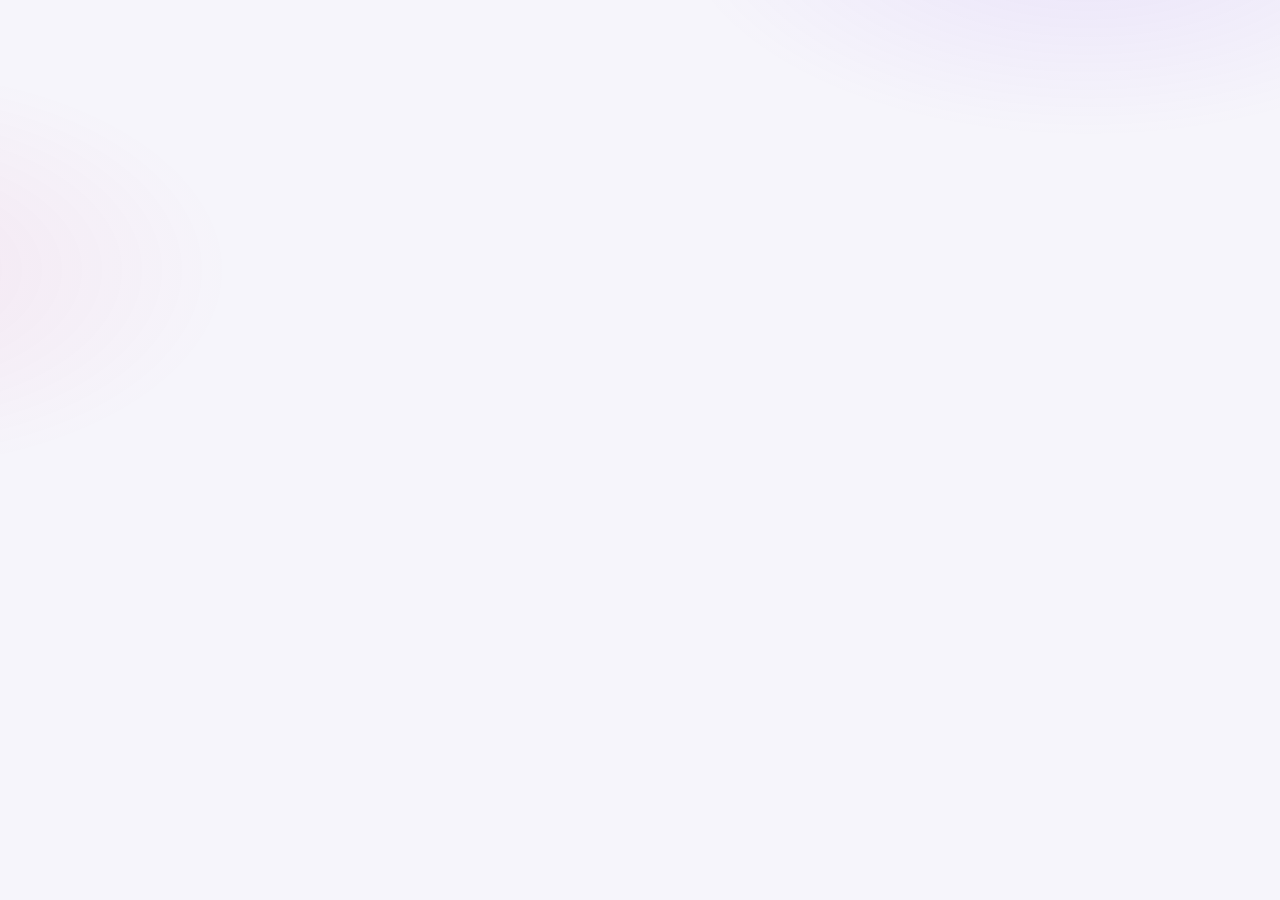
<file: scripts/fm/p1.html>
<!doctype html>
<html lang="en">
<head>
<meta charset="utf-8">
<meta name="viewport" content="width=device-width,initial-scale=1,viewport-fit=cover">
<title>FATH MATES — Darul Hasanath Islamic College</title>
<link rel="preconnect" href="https://fonts.googleapis.com">
<link href="https://fonts.googleapis.com/css2?family=Plus+Jakarta+Sans:wght@400;500;600;700;800&display=swap" rel="stylesheet">
<style>
/* ═══════════ Tokens ═══════════ */
:root{
  --bg:#f6f5fb; --card:#ffffff; --card2:#faf9fe; --text:#17131f; --muted:#6f6a7d;
  --border:#e7e4f2; --primary:#7c3aed; --primary-soft:#f1ebfd; --primary-2:#a855f7;
  --grad:linear-gradient(135deg,#7c3aed,#db2777); --grad2:linear-gradient(135deg,#7c3aed,#a855f7);
  --red:#e11d48; --red-soft:#fde8ee; --green:#059669; --green-soft:#e7f6f0;
  --amber:#d97706; --amber-soft:#fdf3e3; --sky:#0284c7; --sky-soft:#e6f4fb;
  --shadow:0 1px 2px rgba(23,19,31,.05),0 8px 28px -12px rgba(124,58,237,.16);
  --shadow-lg:0 24px 60px -20px rgba(23,19,31,.28);
  --r:16px; --r-sm:12px;
}
.dark{
  --bg:#0f0b1a; --card:#171226; --card2:#1d1730; --text:#f3f0fa; --muted:#a79fbf;
  --border:#2a2242; --primary:#a78bfa; --primary-soft:#251d40; --primary-2:#c084fc;
  --red:#fb7185; --red-soft:#3b1a26; --green:#34d399; --green-soft:#12301f;
  --amber:#fbbf24; --amber-soft:#33260f; --sky:#38bdf8; --sky-soft:#0c2735;
  --shadow:0 1px 2px rgba(0,0,0,.4),0 10px 30px -12px rgba(0,0,0,.55);
}
*{margin:0;padding:0;box-sizing:border-box}
html{-webkit-text-size-adjust:100%}
body{font-family:'Plus Jakarta Sans',ui-sans-serif,system-ui,-apple-system,'Segoe UI',Roboto,sans-serif;
  background:var(--bg);color:var(--text);font-size:15px;line-height:1.55;min-height:100vh}
body::before{content:"";position:fixed;inset:0;z-index:-1;pointer-events:none;
  background:radial-gradient(700px 380px at 85% -10%,rgba(124,58,237,.10),transparent 60%),
             radial-gradient(600px 340px at -10% 30%,rgba(219,39,119,.07),transparent 60%)}
.dark body::before{background:radial-gradient(700px 380px at 85% -10%,rgba(124,58,237,.16),transparent 60%),
  radial-gradient(600px 340px at -10% 30%,rgba(219,39,119,.10),transparent 60%)}
a{color:inherit;text-decoration:none}
button{font:inherit;color:inherit;background:none;border:0;cursor:pointer}
input,select,textarea{font:inherit;color:inherit}
img,video{max-width:100%;display:block}
.ic{flex:none;vertical-align:-2px}
::selection{background:rgba(124,58,237,.25)}
::-webkit-scrollbar{width:9px;height:9px}
::-webkit-scrollbar-thumb{background:rgba(124,58,237,.28);border-radius:99px}
::-webkit-scrollbar-track{background:transparent}
h1,h2,h3{font-weight:800;letter-spacing:-.02em;line-height:1.15}

/* ═══════════ Layout ═══════════ */
.wrap{max-width:1180px;margin:0 auto;padding:0 18px}
@media(min-width:720px){.wrap{padding:0 26px}}
@media(min-width:900px){.wrap{padding:0 34px}}
@media(min-width:1200px){.wrap{padding:0 40px}}
.main{padding-top:24px;padding-bottom:96px}
@media(min-width:900px){.main{padding-top:30px;padding-bottom:64px}}

/* ═══════════ Buttons / inputs / cards ═══════════ */
.btn{display:inline-flex;align-items:center;justify-content:center;gap:8px;font-weight:700;font-size:14px;
  padding:10px 16px;border-radius:var(--r-sm);border:1px solid var(--border);background:var(--card);
  transition:transform .18s cubic-bezier(.34,1.56,.64,1),box-shadow .18s,background .18s,opacity .18s;white-space:nowrap}
.btn:hover{transform:translateY(-1px);box-shadow:var(--shadow)}
.btn:active{transform:scale(.97)}
.btn-primary{background:var(--grad2);border:0;color:#fff;box-shadow:0 10px 22px -10px rgba(124,58,237,.55)}
.btn-danger{background:var(--red-soft);border-color:transparent;color:var(--red)}
.btn-ghost{background:transparent;border-color:transparent;color:var(--muted)}
.btn-ghost:hover{background:var(--card);color:var(--text)}
.btn-block{width:100%}
.btn[disabled]{opacity:.55;pointer-events:none}
.btn-icon{padding:9px;border-radius:12px}
.input,select.input,textarea.input{width:100%;background:var(--card);border:1.5px solid var(--border);
  border-radius:var(--r-sm);padding:11px 13px;font-size:14.5px;outline:none;transition:border .15s,box-shadow .15s}
.input:focus{border-color:var(--primary);box-shadow:0 0 0 4px rgba(124,58,237,.13)}
textarea.input{resize:vertical;min-height:80px}
label.lbl{display:block;font-size:12px;font-weight:700;color:var(--muted);text-transform:uppercase;
  letter-spacing:.06em;margin:0 0 6px 2px}
.card{background:var(--card);border:1px solid var(--border);border-radius:var(--r);box-shadow:var(--shadow)}
.pad{padding:18px}
.chip{display:inline-flex;align-items:center;gap:6px;padding:4px 11px;border-radius:99px;font-size:12px;
  font-weight:700;border:1px solid var(--border);background:var(--card2)}
.chip.on{background:var(--primary-soft);border-color:transparent;color:var(--primary)}
.badge{display:inline-flex;align-items:center;gap:5px;padding:3px 10px;border-radius:99px;font-size:11px;font-weight:800;letter-spacing:.02em}
.b-vip{background:linear-gradient(135deg,#f59e0b,#ef4444);color:#fff}
.b-admin{background:var(--grad2);color:#fff}
.b-pending{background:var(--amber-soft);color:var(--amber)}
.b-approved{background:var(--green-soft);color:var(--green)}
.b-rejected{background:var(--red-soft);color:var(--red)}
.b-off{background:var(--red-soft);color:var(--red)}
.b-muted{background:var(--card2);color:var(--muted);border:1px solid var(--border)}
.muted{color:var(--muted)}
.small{font-size:12.5px}
.mono{font-variant-numeric:tabular-nums}

/* ═══════════ Avatar ═══════════ */
.av{position:relative;display:inline-flex;align-items:center;justify-content:center;border-radius:50%;
  color:#fff;font-weight:800;overflow:hidden;flex:none;user-select:none}
.av img{width:100%;height:100%;object-fit:cover}
.av .dot{position:absolute;right:0;bottom:0;width:26%;height:26%;min-width:9px;min-height:9px;
  background:#10b981;border:2px solid var(--card);border-radius:50%}

/* ═══════════ Top navbar ═══════════ */
.top{position:sticky;top:0;z-index:60;background:color-mix(in srgb,var(--bg) 82%,transparent);
  backdrop-filter:blur(14px);border-bottom:1px solid var(--border)}
.top-in{display:flex;align-items:center;gap:14px;height:62px}
.brand{display:flex;align-items:center;gap:10px;font-weight:800;cursor:pointer}
.brand .fm{width:38px;height:38px;border-radius:12px;background:var(--grad);color:#fff;display:flex;
  align-items:center;justify-content:center;font-weight:800;font-size:14px;box-shadow:0 8px 18px -8px rgba(124,58,237,.7)}
.brand .t1{font-size:15px;line-height:1.05}
.brand .t2{font-size:9.5px;letter-spacing:.18em;color:var(--muted);font-weight:700;text-transform:uppercase}
.nav-links{display:none;gap:2px;margin-left:8px}
@media(min-width:900px){.nav-links{display:flex}}
.nav-links button{display:flex;align-items:center;gap:7px;padding:8px 12px;border-radius:11px;font-weight:600;
  font-size:13.5px;color:var(--muted);transition:background .15s,color .15s}
.nav-links button:hover{background:var(--card);color:var(--text)}
.nav-links button.on{background:var(--primary-soft);color:var(--primary)}
.top-right{margin-left:auto;display:flex;align-items:center;gap:8px}
.searchbox{position:relative;display:none}
@media(min-width:720px){.searchbox{display:block}}
.searchbox input{width:220px;padding:9px 12px 9px 36px;border-radius:12px;border:1.5px solid var(--border);
  background:var(--card);font-size:13.5px;outline:none}
.searchbox .ic{position:absolute;left:11px;top:50%;transform:translateY(-50%);color:var(--muted)}
.search-pop{position:absolute;top:46px;right:0;width:290px;max-height:340px;overflow:auto;z-index:80;
  background:var(--card);border:1px solid var(--border);border-radius:14px;box-shadow:var(--shadow-lg);padding:6px}
.search-pop button{display:flex;align-items:center;gap:10px;width:100%;padding:8px 10px;border-radius:10px;text-align:left;font-weight:600;font-size:13.5px}
.search-pop button:hover{background:var(--card2)}
.bell-wrap,.theme-wrap{position:relative}
.icon-btn{display:flex;align-items:center;justify-content:center;width:40px;height:40px;border-radius:12px;
  border:1px solid var(--border);background:var(--card);color:var(--muted);transition:all .18s}
.icon-btn:hover{color:var(--text);transform:translateY(-1px);box-shadow:var(--shadow)}
.bell-badge{position:absolute;top:-5px;right:-5px;min-width:18px;height:18px;padding:0 4px;border-radius:99px;
  background:var(--red);color:#fff;font-size:10.5px;font-weight:800;display:flex;align-items:center;justify-content:center;
  animation:pop .3s cubic-bezier(.34,1.56,.64,1)}
.me-chip{display:flex;align-items:center;gap:9px;padding:5px 12px 5px 6px;border-radius:99px;border:1px solid var(--border);
  background:var(--card);cursor:pointer;transition:box-shadow .18s,transform .18s}
.me-chip:hover{transform:translateY(-1px);box-shadow:var(--shadow)}
.me-chip .n{font-weight:800;font-size:13px;line-height:1.1;text-align:left}
.me-chip .r{font-size:10.5px;color:var(--muted);font-weight:700;text-transform:uppercase;letter-spacing:.05em}
.pop{position:absolute;right:0;top:48px;width:270px;z-index:90;background:var(--card);border:1px solid var(--border);
  border-radius:14px;box-shadow:var(--shadow-lg);padding:6px;animation:pop .22s cubic-bezier(.34,1.56,.64,1)}
.pop .ph{padding:9px 11px;font-size:12px;font-weight:800;text-transform:uppercase;letter-spacing:.07em;color:var(--muted)}
.pop button{display:flex;align-items:center;gap:10px;width:100%;padding:10px 11px;border-radius:10px;font-weight:600;font-size:13.5px;text-align:left}
.pop button:hover{background:var(--card2)}
.pop button.danger{color:var(--red)}

/* ═══════════ Bottom nav (mobile) ═══════════ */
.bottom-nav{position:fixed;left:0;right:0;bottom:0;z-index:70;display:flex;justify-content:space-around;
  background:color-mix(in srgb,var(--card) 92%,transparent);backdrop-filter:blur(14px);
  border-top:1px solid var(--border);padding:7px 4px calc(7px + env(safe-area-inset-bottom))}
@media(min-width:900px){.bottom-nav{display:none}}
.bottom-nav button{display:flex;flex-direction:column;align-items:center;gap:3px;font-size:10px;font-weight:700;
  color:var(--muted);padding:4px 10px;border-radius:12px;transition:color .15s,transform .15s}
.bottom-nav button:active{transform:scale(.92)}
.bottom-nav button.on{color:var(--primary)}
.bottom-nav button.on .ic{animation:pop .3s cubic-bezier(.34,1.56,.64,1)}
</style>
</file>
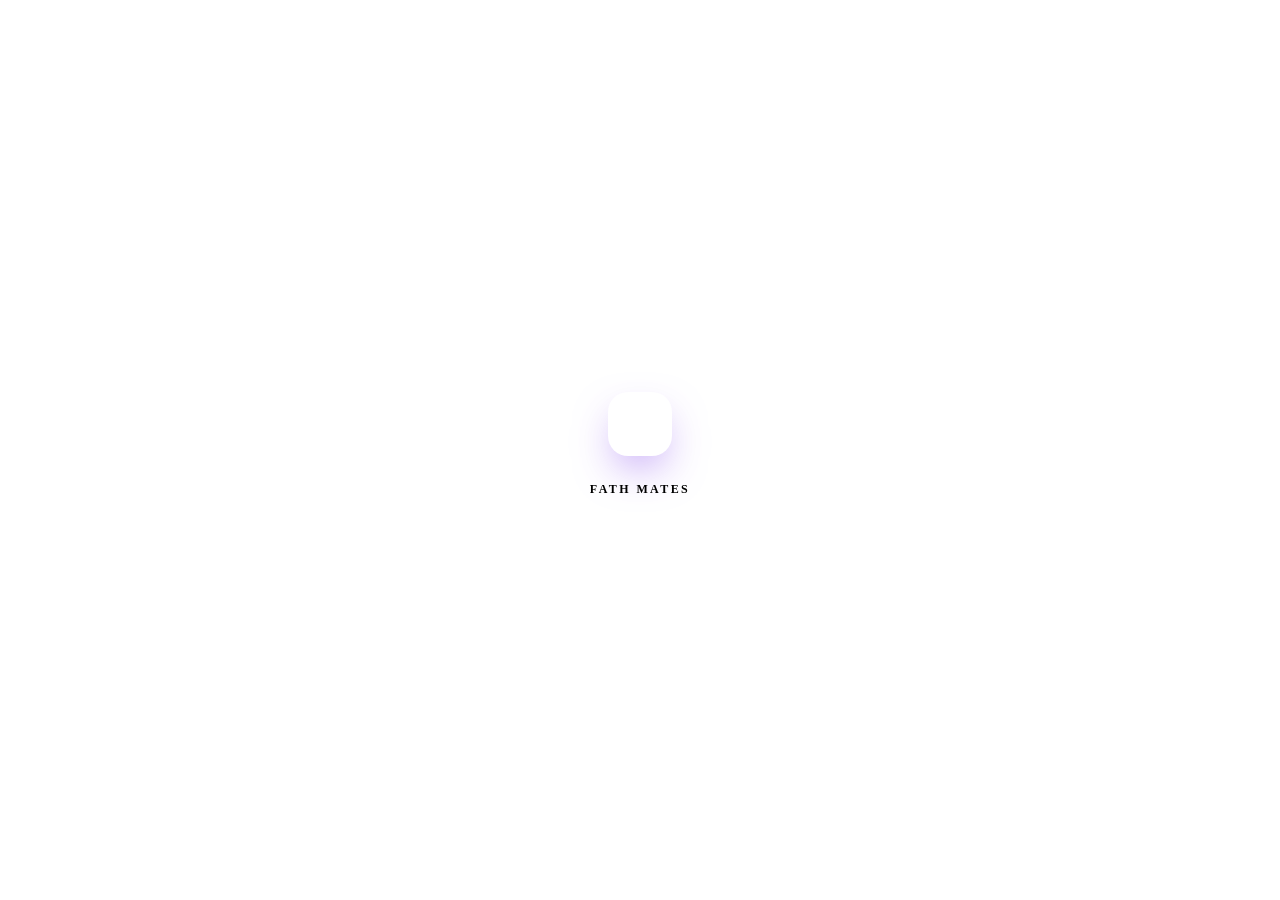
<file: scripts/fm/p2.html>
<style>
/* ═══════════ Landing ═══════════ */
.hero{min-height:100vh;display:flex;flex-direction:column;position:relative;overflow:hidden}
.blob{position:absolute;border-radius:50%;filter:blur(70px);pointer-events:none;animation:float 9s ease-in-out infinite}
.blob.b1{width:420px;height:420px;background:rgba(124,58,237,.20);top:-120px;right:-100px}
.blob.b2{width:380px;height:380px;background:rgba(219,39,119,.14);bottom:-120px;left:-120px;animation-delay:-3s}
.hero-top{display:flex;align-items:center;justify-content:space-between;padding:18px 0}
.hero-mid{flex:1;display:flex;align-items:center;padding:30px 0}
.hero-grid{display:grid;gap:44px;align-items:center;width:100%}
@media(min-width:900px){.hero-grid{grid-template-columns:1.05fr .95fr}}
.hero h1{font-size:clamp(34px,6vw,58px);line-height:1.04}
.hero h1 em{font-style:normal;background:var(--grad);-webkit-background-clip:text;background-clip:text;color:transparent}
.hero p.lead{margin-top:18px;font-size:16.5px;color:var(--muted);max-width:520px}
.hero-cta{display:flex;gap:12px;margin-top:26px;flex-wrap:wrap}
.hero-cta .btn{padding:13px 24px;font-size:15px;border-radius:14px}
.feats{display:grid;grid-template-columns:repeat(auto-fit,minmax(210px,1fr));gap:14px;margin-top:54px}
.feat{background:var(--card);border:1px solid var(--border);border-radius:var(--r);padding:18px;
  box-shadow:var(--shadow);transition:transform .25s cubic-bezier(.34,1.56,.64,1),box-shadow .25s}
.feat:hover{transform:translateY(-5px) rotate(-.4deg);box-shadow:var(--shadow-lg)}
.feat .fi{width:44px;height:44px;border-radius:13px;display:flex;align-items:center;justify-content:center;margin-bottom:12px}
.feat h3{font-size:15.5px}
.feat p{font-size:13px;color:var(--muted);margin-top:4px}
.phone-mock{position:relative;display:none}
@media(min-width:900px){.phone-mock{display:block}}
.phone{width:300px;margin:0 auto;border-radius:34px;border:1px solid var(--border);background:var(--card);
  box-shadow:var(--shadow-lg);padding:16px;animation:float 7s ease-in-out infinite}
.phone .pr{border-radius:22px;background:var(--card2);border:1px solid var(--border);padding:12px;display:flex;flex-direction:column;gap:10px;min-height:430px}
.mock-row{display:flex;align-items:center;gap:9px;background:var(--card);border:1px solid var(--border);border-radius:13px;padding:10px}
.mock-row .sk{height:8px;border-radius:99px;background:var(--border)}
.hero-foot{padding:22px 0;text-align:center;color:var(--muted);font-size:12.5px}

/* ═══════════ Auth ═══════════ */
.auth{display:grid;min-height:100vh}
@media(min-width:900px){.auth{grid-template-columns:1fr 1fr}}
.auth-side{position:relative;display:none;flex-direction:column;justify-content:space-between;overflow:hidden;
  background:linear-gradient(140deg,#6d28d9,#7c3aed 45%,#db2777);color:#fff;padding:44px}
@media(min-width:900px){.auth-side{display:flex}}
.auth-side .glow{position:absolute;border-radius:50%;filter:blur(60px)}
.auth-side h2{font-size:clamp(30px,3.4vw,46px);line-height:1.08}
.auth-side .stat-row{display:flex;gap:26px;flex-wrap:wrap}
.auth-side .stat-row b{font-size:26px;display:block}
.auth-side .stat-row span{font-size:12px;opacity:.85;font-weight:600;text-transform:uppercase;letter-spacing:.08em}
.auth-form{display:flex;flex-direction:column;justify-content:center;padding:26px;position:relative}
.auth-card{width:100%;max-width:420px;margin:0 auto;animation:fadeUp .5s cubic-bezier(.22,1,.36,1)}
.auth-tabs{display:flex;background:var(--card2);border:1px solid var(--border);border-radius:14px;padding:4px;margin:18px 0}
.auth-tabs button{flex:1;padding:10px;border-radius:11px;font-weight:700;font-size:13.5px;color:var(--muted);transition:all .2s}
.auth-tabs button.on{background:var(--card);color:var(--primary);box-shadow:var(--shadow)}
.err{display:flex;gap:9px;align-items:flex-start;background:var(--red-soft);color:var(--red);
  border-radius:12px;padding:11px 13px;font-size:13.5px;font-weight:600;margin-bottom:14px;animation:shake .4s}
.hint{display:flex;gap:8px;align-items:center;font-size:12.5px;color:var(--muted);background:var(--card2);
  border:1px dashed var(--border);border-radius:11px;padding:9px 12px;margin-top:14px}
.pass-wrap{position:relative}
.pass-wrap .pe{position:absolute;right:6px;top:50%;transform:translateY(-50%);padding:7px;color:var(--muted);border-radius:9px}
.pass-wrap .pe:hover{color:var(--text)}

/* ═══════════ Page head + sections ═══════════ */
.phead{margin-bottom:20px;animation:fadeUp .45s cubic-bezier(.22,1,.36,1)}
.phead .kick{font-size:11px;font-weight:800;letter-spacing:.16em;text-transform:uppercase;color:var(--primary);display:flex;align-items:center;gap:8px}
.phead .kick::before{content:"";width:22px;height:2.5px;border-radius:99px;background:var(--grad)}
.phead h1{font-size:clamp(26px,4vw,36px);margin-top:6px}
.phead p{color:var(--muted);margin-top:4px;font-size:14px}
.phead .row{display:flex;align-items:flex-end;justify-content:space-between;gap:14px;flex-wrap:wrap}
.grid2{display:grid;gap:16px}
@media(min-width:960px){.grid2{grid-template-columns:1.6fr 1fr}}
.tiles{display:grid;grid-template-columns:repeat(2,1fr);gap:12px}
@media(min-width:760px){.tiles{grid-template-columns:repeat(4,1fr)}}
.tile{background:var(--card);border:1px solid var(--border);border-radius:var(--r);padding:15px;box-shadow:var(--shadow);
  position:relative;overflow:hidden;transition:transform .22s cubic-bezier(.34,1.56,.64,1)}
.tile:hover{transform:translateY(-3px)}
.tile .ic-bg{position:absolute;right:-14px;bottom:-16px;opacity:.10;transform:rotate(-12deg)}
.tile .tv{font-size:11px;font-weight:800;letter-spacing:.09em;color:var(--muted);text-transform:uppercase}
.tile .tn{font-size:27px;font-weight:800;margin-top:5px;line-height:1}
.tile .ts{font-size:12px;color:var(--muted);margin-top:3px;font-weight:600}
.qgrid{display:grid;grid-template-columns:repeat(2,1fr);gap:12px}
@media(min-width:760px){.qgrid{grid-template-columns:repeat(3,1fr)}}
.qa{display:flex;flex-direction:column;gap:10px;align-items:flex-start;background:var(--card);border:1px solid var(--border);
  border-radius:var(--r);padding:16px;cursor:pointer;box-shadow:var(--shadow);text-align:left;width:100%;
  transition:transform .22s cubic-bezier(.34,1.56,.64,1),box-shadow .22s,border-color .22s}
.qa:hover{transform:translateY(-4px);box-shadow:var(--shadow-lg);border-color:rgba(124,58,237,.4)}
.qa .qi{width:46px;height:46px;border-radius:14px;display:flex;align-items:center;justify-content:center;color:#fff}
.qa b{font-size:14.5px}
.qa span{font-size:12px;color:var(--muted);font-weight:600}
.sect-h{display:flex;align-items:center;justify-content:space-between;margin:0 0 12px}
.sect-h h3{font-size:16px}
.sect-h .card-tag{font-size:12px;color:var(--muted);font-weight:700}
.link-btn{color:var(--primary);font-weight:700;font-size:12.5px;display:inline-flex;align-items:center;gap:4px}
.link-btn:hover{text-decoration:underline}
.rowline{display:flex;align-items:center;gap:11px;padding:10px 4px;border-bottom:1px solid var(--border)}
.rowline:last-child{border-bottom:0}
.rowline .n{font-weight:700;font-size:13.5px;line-height:1.2}
.rowline .s{font-size:12px;color:var(--muted)}

/* ═══════════ Feed ═══════════ */
.composer .top-row{display:flex;gap:11px}
.composer textarea{border:0;background:transparent;outline:none;width:100%;font-size:14.5px;min-height:64px;resize:vertical}
.composer .foot{display:flex;align-items:center;gap:6px;border-top:1px solid var(--border);padding-top:11px;margin-top:10px}
.post{animation:fadeUp .4s cubic-bezier(.22,1,.36,1)}
.post .head{display:flex;align-items:center;gap:11px}
.post .body{padding:2px 0 8px;white-space:pre-wrap;word-break:break-word}
.post .media{border-radius:14px;overflow:hidden;border:1px solid var(--border);margin-bottom:10px;position:relative;background:#000}
.post .media img{width:100%;max-height:480px;object-fit:cover}
.post .media video{width:100%;max-height:480px}
.post .acts{display:flex;gap:4px;border-top:1px solid var(--border);padding-top:8px}
.pact{display:inline-flex;align-items:center;gap:7px;padding:8px 13px;border-radius:11px;font-weight:700;font-size:13px;color:var(--muted);transition:all .18s}
.pact:hover{background:var(--card2);color:var(--text)}
.pact.on{color:var(--red)}
.pact.on .ic{fill:currentColor;animation:heartbeat .45s}
.pact.onl{color:var(--sky)}
.comments{margin-top:10px;border-top:1px solid var(--border);padding-top:10px;display:flex;flex-direction:column;gap:9px}
.crow{display:flex;gap:9px;align-items:flex-start}
.crow .bub{background:var(--card2);border:1px solid var(--border);border-radius:4px 14px 14px 14px;padding:8px 12px;font-size:13.5px;max-width:85%}
.crow .bub b{font-size:12.5px}
.cform{display:flex;gap:8px;margin-top:4px}
.cform input{flex:1}

/* ═══════════ Stories ═══════════ */
.stories{display:flex;gap:12px;overflow-x:auto;padding:4px 2px 10px;scrollbar-width:none}
.stories::-webkit-scrollbar{display:none}
.stcard{flex:none;width:120px;height:190px;border-radius:18px;overflow:hidden;position:relative;cursor:pointer;
  border:1px solid var(--border);transition:transform .22s cubic-bezier(.34,1.56,.64,1);box-shadow:var(--shadow)}
.stcard:hover{transform:translateY(-5px) scale(1.02)}
.stcard .bg{position:absolute;inset:0;display:flex;align-items:center;justify-content:center;padding:14px;color:#fff;
  font-weight:700;font-size:13px;text-align:center;line-height:1.35}
.stcard img{position:absolute;inset:0;width:100%;height:100%;object-fit:cover}
.stcard video{position:absolute;inset:0;width:100%;height:100%;object-fit:cover}
.stcard .who{position:absolute;left:0;right:0;bottom:0;padding:22px 10px 10px;color:#fff;font-size:11.5px;font-weight:800;
  background:linear-gradient(transparent,rgba(0,0,0,.72));display:flex;align-items:center;gap:6px}
.stcard.add{display:flex;flex-direction:column;align-items:center;justify-content:center;gap:9px;background:var(--card);color:var(--muted);font-weight:700;font-size:12.5px}
.stcard.add .plus{width:44px;height:44px;border-radius:50%;border:2px dashed var(--primary);color:var(--primary);display:flex;align-items:center;justify-content:center}
.ring{position:relative;border-radius:18px;padding:2.5px;background:conic-gradient(#7c3aed,#db2777,#f59e0b,#7c3aed);animation:spinRing 4s linear infinite}
.ring .inner{border-radius:16px;overflow:hidden;position:relative;width:100%;height:100%}
.viewer{position:fixed;inset:0;z-index:200;background:rgba(8,5,16,.94);display:flex;align-items:center;justify-content:center;animation:fadeIn .25s}
.viewer .stage{position:relative;width:min(94vw,480px);height:min(86vh,760px);border-radius:22px;overflow:hidden;
  display:flex;flex-direction:column;justify-content:space-between;color:#fff;box-shadow:var(--shadow-lg);animation:scaleIn .3s cubic-bezier(.34,1.56,.64,1)}
.viewer .stage .vbody{flex:1;display:flex;align-items:center;justify-content:center;padding:30px;text-align:center;font-size:19px;font-weight:700;line-height:1.4}
.viewer .stage img,.viewer .stage video{position:absolute;inset:0;width:100%;height:100%;object-fit:contain;background:#000}
.viewer .vtop{position:relative;display:flex;align-items:center;gap:10px;padding:14px;background:linear-gradient(rgba(0,0,0,.55),transparent)}
.viewer .vfoot{position:relative;display:flex;gap:8px;padding:14px;background:linear-gradient(transparent,rgba(0,0,0,.65))}
.viewer .vfoot input{flex:1;background:rgba(255,255,255,.14);border:1px solid rgba(255,255,255,.3);color:#fff;border-radius:99px;padding:11px 16px;outline:none}
.viewer .vfoot input::placeholder{color:rgba(255,255,255,.65)}
.vnav{position:absolute;top:50%;transform:translateY(-50%);width:42px;height:42px;border-radius:50%;
  background:rgba(255,255,255,.14);color:#fff;display:flex;align-items:center;justify-content:center;backdrop-filter:blur(6px)}
.vnav.prev{left:10px}.vnav.next{right:10px}

/* ═══════════ Chat ═══════════ */
.chat-wrap{display:grid;min-height:66vh;border:1px solid var(--border);border-radius:var(--r);overflow:hidden;background:var(--card);box-shadow:var(--shadow)}
.chat-list{border-right:1px solid var(--border);display:flex;flex-direction:column}
.chat-list .cl-head{padding:14px 16px;border-bottom:1px solid var(--border);font-weight:800}
.chat-list .rows{overflow:auto;flex:1;max-height:70vh}
.citem{display:flex;gap:11px;align-items:center;width:100%;padding:11px 14px;text-align:left;border-bottom:1px solid var(--border);transition:background .15s}
.citem:hover,.citem.on{background:var(--card2)}
.citem .n{font-weight:700;font-size:13.5px}
.citem .p{font-size:12px;color:var(--muted);white-space:nowrap;overflow:hidden;text-overflow:ellipsis;max-width:150px}
.citem .un{min-width:18px;height:18px;border-radius:99px;background:var(--red);color:#fff;font-size:10.5px;font-weight:800;display:flex;align-items:center;justify-content:center;padding:0 5px}
.chat-pane{display:flex;flex-direction:column;min-width:0}
.chat-pane .cp-head{display:flex;align-items:center;gap:11px;padding:11px 14px;border-bottom:1px solid var(--border)}
.chat-pane .msgs{flex:1;overflow:auto;padding:16px;display:flex;flex-direction:column;gap:9px;background:var(--card2);max-height:56vh;min-height:300px}
.msg{max-width:78%;display:flex;flex-direction:column;animation:fadeUp .3s}
.msg .bub{padding:9px 13px;border-radius:15px;font-size:14px;word-break:break-word;white-space:pre-wrap;box-shadow:var(--shadow)}
.msg .meta{font-size:10.5px;color:var(--muted);margin-top:4px;font-weight:600}
.msg.me{align-self:flex-end;align-items:flex-end}
.msg.me .bub{background:var(--grad2);color:#fff;border-bottom-right-radius:5px}
.msg.them .bub{background:var(--card);border:1px solid var(--border);border-bottom-left-radius:5px}
.msg .bub img{border-radius:10px;max-height:260px}
.msg .bub video{border-radius:10px;max-height:260px}
.msg .bub.deleted{font-style:italic;color:var(--muted);background:var(--card2);border:1px dashed var(--border)}
.chat-input{display:flex;gap:8px;padding:11px;border-top:1px solid var(--border);background:var(--card)}
.chat-input input{flex:1}
@media(max-width:899px){
  .chat-pane.hide-m{display:none}
  .chat-list.hide-m{display:none}
  .chat-wrap{min-height:74vh}
}

/* ═══════════ Awards / Board / Notices ═══════════ */
.filters{display:flex;gap:8px;margin-bottom:16px;flex-wrap:wrap}
.award{display:flex;gap:13px;align-items:flex-start;padding:14px;animation:fadeUp .38s cubic-bezier(.22,1,.36,1)}
.award .ai{width:46px;height:46px;border-radius:14px;display:flex;align-items:center;justify-content:center;color:#fff;flex:none}
.award .t{font-weight:800;font-size:14.5px;display:flex;align-items:center;gap:8px;flex-wrap:wrap}
.award .pts{font-size:11px;font-weight:800;color:var(--primary);background:var(--primary-soft);padding:2px 8px;border-radius:99px}
.award .desc{font-size:13px;color:var(--muted);margin-top:3px}
.award .proof{margin-top:8px;max-width:220px;border-radius:11px;border:1px solid var(--border)}
.award .anote{margin-top:7px;font-size:12.5px;color:var(--red);background:var(--red-soft);border-radius:9px;padding:6px 10px;display:inline-block}
.podium{display:flex;align-items:flex-end;justify-content:center;gap:12px;padding:16px 0 6px}
.pod{text-align:center;width:32%;max-width:150px;animation:fadeUp .5s cubic-bezier(.22,1,.36,1)}
.pod .av{margin:0 auto 8px;position:relative}
.pod .crown{position:absolute;top:-26px;left:50%;transform:translateX(-50%);color:#f59e0b;animation:crownBounce 2.4s ease-in-out infinite}
.pod .bar{border-radius:14px 14px 0 0;background:var(--grad2);display:flex;align-items:flex-start;justify-content:center;color:#fff;font-weight:800;padding-top:8px;box-shadow:0 -6px 22px -8px rgba(124,58,237,.55)}
.pod.p1 .bar{height:92px;background:linear-gradient(135deg,#f59e0b,#ef4444)}
.pod.p2 .bar{height:64px;opacity:.85}
.pod.p3 .bar{height:46px;opacity:.7}
.lbrow{display:flex;align-items:center;gap:12px;padding:10px 4px;border-bottom:1px solid var(--border)}
.lbrow:last-child{border-bottom:0}
.lbrow .rank{width:30px;height:30px;border-radius:10px;background:var(--card2);border:1px solid var(--border);display:flex;align-items:center;justify-content:center;font-weight:800;font-size:12.5px;flex:none}
.lbrow.me{background:var(--primary-soft);border-radius:12px;margin:0 -8px;padding:10px 12px}
.notice{border-left:4px solid var(--primary);animation:fadeUp .4s}
.notice.imp{border-left-color:var(--red)}

/* ═══════════ Admin ═══════════ */
.mrow{display:flex;align-items:center;gap:12px;padding:11px 4px;border-bottom:1px solid var(--border);animation:fadeUp .3s both}
.mrow:last-child{border-bottom:0}
.mrow .info{flex:1;min-width:0}
.mrow .info .n{font-weight:700;font-size:14px;display:flex;align-items:center;gap:7px;flex-wrap:wrap}
.mrow .info .s{font-size:12px;color:var(--muted)}
.mactions{display:flex;gap:6px;flex-wrap:wrap;justify-content:flex-end}
.mactions .btn{padding:7px 11px;font-size:12px}
.mgrid{display:grid;grid-template-columns:repeat(auto-fill,minmax(200px,1fr));gap:13px}
.mcard{overflow:hidden;animation:fadeUp .4s both}
.mcard .prev{height:130px;background:var(--card2);display:flex;align-items:center;justify-content:center;color:var(--muted);position:relative}
.mcard .prev img,.mcard .prev video{width:100%;height:100%;object-fit:cover}
.mcard .meta{padding:11px 13px}
.mcard .meta b{font-size:13px;display:block;white-space:nowrap;overflow:hidden;text-overflow:ellipsis}
table.tbl{width:100%;border-collapse:collapse;font-size:13.5px}
.tbl th{text-align:left;font-size:11px;text-transform:uppercase;letter-spacing:.07em;color:var(--muted);padding:9px 10px;border-bottom:1.5px solid var(--border)}
.tbl td{padding:9px 10px;border-bottom:1px solid var(--border)}
.tbl input{width:74px;padding:7px 9px;border-radius:9px;border:1.5px solid var(--border);background:var(--card);outline:none;text-align:center}
.tbl input:focus{border-color:var(--primary)}
.gA,.gB{color:var(--green);font-weight:800}.gB{color:var(--primary)}.gC{color:var(--amber);font-weight:700}.gD{color:#ea580c;font-weight:700}.gE{color:var(--red);font-weight:800}

/* ═══════════ Profile ═══════════ */
.pf-head{display:flex;gap:18px;align-items:center;flex-wrap:wrap}
.pf-head .nm{font-size:23px;font-weight:800;display:flex;align-items:center;gap:9px;flex-wrap:wrap}
.pf-head .sub{color:var(--muted);font-size:13px;font-weight:600}
.pf-meta{display:flex;gap:8px;flex-wrap:wrap;margin-top:10px}
.skillrow{display:flex;align-items:center;gap:11px;padding:10px 4px;border-bottom:1px solid var(--border)}
.skillrow:last-child{border-bottom:0}
.bars{display:flex;gap:3px}
.bars i{width:16px;height:7px;border-radius:99px;background:var(--border)}
.bars i.on{background:var(--grad2);animation:pop .35s cubic-bezier(.34,1.56,.64,1) both}
.kv{display:flex;flex-direction:column;gap:3px;background:var(--card2);border:1px solid var(--border);border-radius:12px;padding:10px 13px}
.kv b{font-size:13.5px}
.kv span{font-size:11px;color:var(--muted);font-weight:700;text-transform:uppercase;letter-spacing:.06em}

/* ═══════════ Modal / toast / misc ═══════════ */
.overlay{position:fixed;inset:0;z-index:150;background:rgba(10,6,20,.55);backdrop-filter:blur(5px);
  display:flex;align-items:flex-end;justify-content:center;animation:fadeIn .2s;padding:0}
@media(min-width:640px){.overlay{align-items:center;padding:22px}}
.sheet{width:100%;max-width:520px;max-height:88vh;overflow:auto;background:var(--card);border:1px solid var(--border);
  border-radius:22px 22px 0 0;padding:22px;animation:sheetUp .32s cubic-bezier(.22,1,.36,1)}
@media(min-width:640px){.sheet{border-radius:22px;animation:scaleIn .28s cubic-bezier(.34,1.56,.64,1)}}
.sheet .sh{display:flex;align-items:center;justify-content:space-between;margin-bottom:16px}
.sheet .sh h3{font-size:18px}
.catgrid{display:grid;grid-template-columns:repeat(2,1fr);gap:9px}
.cato{display:flex;align-items:center;gap:10px;border:1.5px solid var(--border);border-radius:13px;padding:11px 12px;
  cursor:pointer;font-weight:700;font-size:13.5px;transition:all .18s;background:var(--card)}
.cato:hover{border-color:var(--primary)}
.cato.on{border-color:var(--primary);background:var(--primary-soft);box-shadow:0 0 0 3px rgba(124,58,237,.12)}
.cato .ci{width:34px;height:34px;border-radius:10px;display:flex;align-items:center;justify-content:center;color:#fff;flex:none}
.cato small{display:block;font-size:11px;color:var(--muted);font-weight:600}
.bgpick{display:flex;gap:9px;flex-wrap:wrap}
.bgpick button{width:52px;height:52px;border-radius:14px;border:2.5px solid transparent;transition:transform .18s}
.bgpick button:hover{transform:scale(1.08)}
.bgpick button.on{border-color:var(--text);transform:scale(1.1)}
#toasts{position:fixed;top:14px;right:14px;z-index:300;display:flex;flex-direction:column;gap:9px;pointer-events:none;max-width:min(92vw,380px)}
.toast{display:flex;align-items:center;gap:11px;background:var(--card);border:1px solid var(--border);
  border-radius:14px;padding:12px 15px;font-size:13.5px;font-weight:600;box-shadow:var(--shadow-lg);pointer-events:auto;animation:toastIn .35s cubic-bezier(.34,1.56,.64,1)}
.toast .ti{width:28px;height:28px;border-radius:50%;display:flex;align-items:center;justify-content:center;flex:none}
.toast.success .ti{background:var(--green-soft);color:var(--green)}
.toast.error .ti{background:var(--red-soft);color:var(--red)}
.toast.warning .ti{background:var(--amber-soft);color:var(--amber)}
.toast.info .ti{background:var(--sky-soft);color:var(--sky)}
.splash{position:fixed;inset:0;z-index:400;background:var(--bg);display:flex;flex-direction:column;align-items:center;justify-content:center;gap:14px}
.splash .fm{width:64px;height:64px;border-radius:20px;background:var(--grad);color:#fff;display:flex;align-items:center;justify-content:center;font-weight:800;font-size:24px;animation:heartbeat 1.2s infinite;box-shadow:0 18px 44px -12px rgba(124,58,237,.65)}
.splash p{font-weight:800;letter-spacing:.2em;font-size:12px;color:var(--muted)}
.spin{animation:spin 1s linear infinite}
.empty{text-align:center;padding:44px 16px;color:var(--muted)}
.empty .ei{width:64px;height:64px;border-radius:20px;background:var(--card2);border:1px solid var(--border);display:flex;align-items:center;justify-content:center;margin:0 auto 13px;color:var(--muted)}
.empty b{display:block;font-size:15px;color:var(--text)}
.empty p{font-size:13px;margin-top:3px}

/* ═══════════ Keyframes ═══════════ */
@keyframes fadeIn{from{opacity:0}to{opacity:1}}
@keyframes fadeUp{from{opacity:0;transform:translateY(16px)}to{opacity:1;transform:none}}
@keyframes scaleIn{from{opacity:0;transform:scale(.86)}to{opacity:1;transform:scale(1)}}
@keyframes pop{0%{transform:scale(.4);opacity:0}70%{transform:scale(1.12)}100%{transform:scale(1);opacity:1}}
@keyframes sheetUp{from{transform:translateY(60px);opacity:0}to{transform:none;opacity:1}}
@keyframes toastIn{from{transform:translateX(40px) scale(.92);opacity:0}to{transform:none;opacity:1}}
@keyframes float{0%,100%{transform:translateY(0)}50%{transform:translateY(-14px)}}
@keyframes heartbeat{0%,40%,80%,100%{transform:scale(1)}20%,60%{transform:scale(1.12)}}
@keyframes shake{0%,100%{transform:translateX(0)}20%,60%{transform:translateX(-6px)}40%,80%{transform:translateX(6px)}}
@keyframes spin{to{transform:rotate(360deg)}}
@keyframes spinRing{to{transform:rotate(360deg)}}
@keyframes crownBounce{0%,100%{transform:translateX(-50%) translateY(0)}50%{transform:translateX(-50%) translateY(-7px)}}
@keyframes glowPulse{0%,100%{box-shadow:0 0 0 0 rgba(124,58,237,.4)}50%{box-shadow:0 0 0 12px rgba(124,58,237,0)}}
@keyframes shine{from{background-position:-200% 0}to{background-position:200% 0}}
@keyframes wiggle{0%,100%{transform:rotate(0)}25%{transform:rotate(-4deg)}75%{transform:rotate(4deg)}}
.a-pop{animation:pop .4s cubic-bezier(.34,1.56,.64,1) both}
.a-fadeup{animation:fadeUp .45s cubic-bezier(.22,1,.36,1) both}
@media(prefers-reduced-motion:reduce){*{animation-duration:.001s!important;transition-duration:.001s!important}}
</style>
</head>
<body>
<div id="app"></div>
<div id="toasts"></div>
<div id="modal-root"></div>
<div id="viewer-root"></div>
<div class="splash" id="splash"><div class="fm">FM</div><p>FATH MATES</p></div>
</file>
